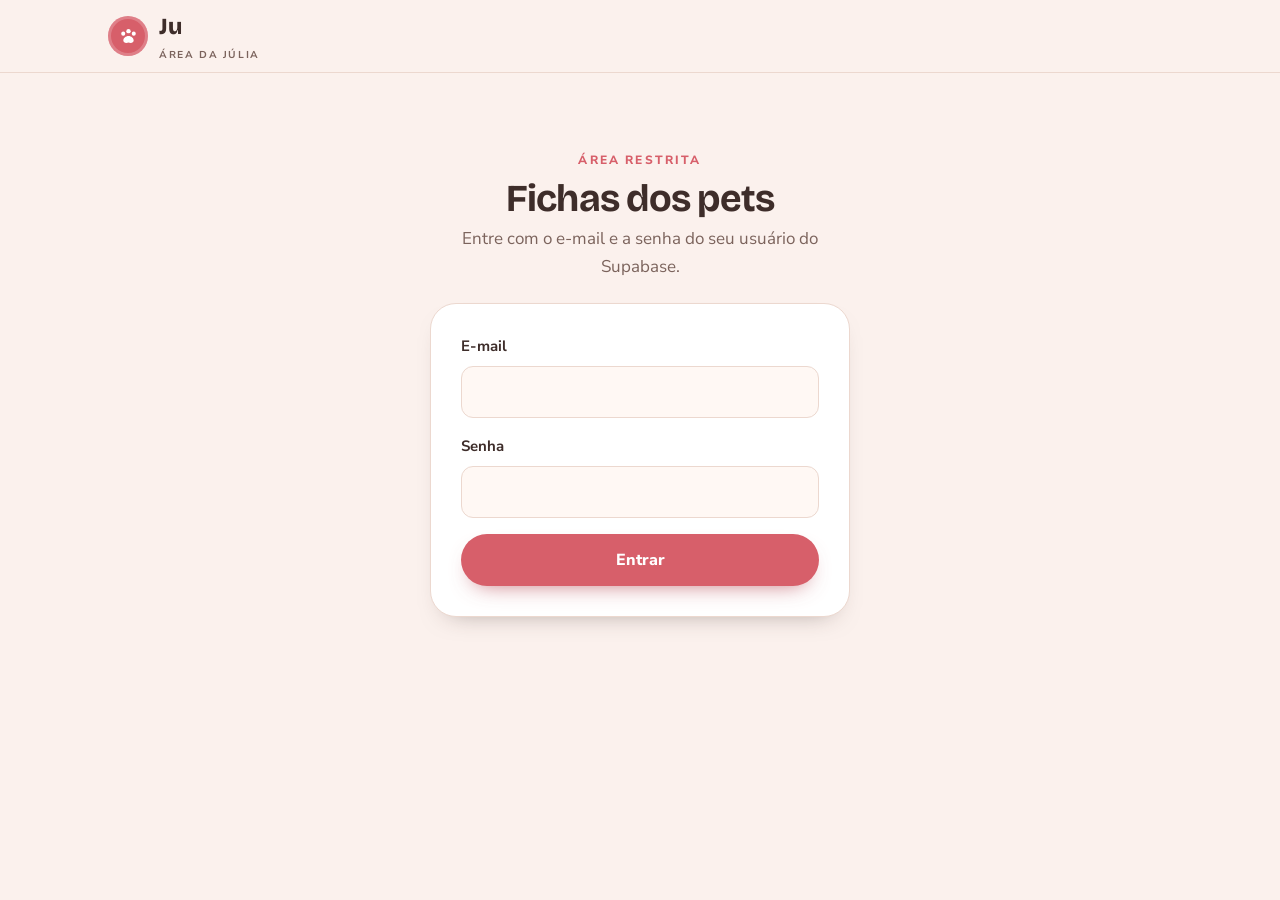
<file: admin.html>
<!DOCTYPE html>
<html lang="pt-BR">
<head>
<meta charset="UTF-8" />
<meta name="viewport" content="width=device-width, initial-scale=1.0" />
<title>Fichas dos pets · Ju Pets</title>
<meta name="robots" content="noindex, nofollow" />
<link rel="preconnect" href="https://fonts.googleapis.com" />
<link rel="preconnect" href="https://fonts.gstatic.com" crossorigin />
<link href="https://fonts.googleapis.com/css2?family=Bricolage+Grotesque:opsz,wght@12..96,400;12..96,500;12..96,600;12..96,700;12..96,800&family=Nunito+Sans:ital,opsz,wght@0,6..12,400;0,6..12,500;0,6..12,600;0,6..12,700;0,6..12,800;1,6..12,400&display=swap" rel="stylesheet" />
<style>
  :root {
    /* ===== Paleta Rosa Vivo (aconchegante e caloroso) ===== */
    --rose:       #D75F6A;  /* cor principal — rosa vivo */
    --rose-deep:  #B5434F;  /* rosa escuro (hover/pressed) */
    --rose-soft:  rgba(215,95,106,0.14);
    --honey:      #E0A24F;  /* acento quente */
    --honey-ink:  #9a6722;
    --honey-soft: rgba(224,162,79,0.18);
    --sage:       #8a9a6b;
    --sage-soft:  rgba(138,154,107,0.18);
    --sage-ink:   #586438;

    --cream:      #FBF1ED;  /* fundo da página */
    --surface:    #FFF8F4;  /* cartões */
    --shell:      #F5E3DB;  /* chips / divisores suaves */
    --line:       #ECD8CF;
    --ink:        #3E2D2A;  /* texto principal */
    --ink-soft:   #7B635C;  /* texto secundário */

    --wa:         #25D366;
    --r-xl: 34px; --r-lg: 26px; --r-md: 18px; --r-sm: 12px;
    --shadow: 0 24px 50px -30px rgba(62,45,42,0.55);
    --shadow-sm: 0 12px 26px -18px rgba(62,45,42,0.5);
    --maxw: 1120px;
  }

  * { box-sizing: border-box; }
  html { scroll-behavior: smooth; scroll-padding-top: 86px; }
  body {
    margin: 0; background: var(--cream); color: var(--ink);
    font-family: "Nunito Sans", system-ui, sans-serif;
    font-size: 17px; line-height: 1.65; -webkit-font-smoothing: antialiased;
  }
  img, image-slot { max-width: 100%; }
  image-slot { display: block; }
  h1,h2,h3,h4 { font-family: "Bricolage Grotesque", system-ui, sans-serif; font-weight: 700; line-height: 1.06; letter-spacing: -0.02em; margin: 0; }
  a { color: inherit; }

  .wrap { max-width: var(--maxw); margin: 0 auto; padding: 0 28px; }
  .eyebrow { font-weight: 800; text-transform: uppercase; letter-spacing: 0.18em; font-size: 12px; color: var(--rose); }
  .sec-title { font-size: clamp(28px, 4vw, 42px); margin: 10px 0 0; }
  .sec-intro { color: var(--ink-soft); max-width: 620px; margin: 16px 0 0; font-size: 17.5px; }
  .section { padding: 78px 0; position: relative; }
  /* Faixas areia alternadas — separam visualmente as seções */
  .section.band { background: var(--surface); border-top: 1px solid var(--line); border-bottom: 1px solid var(--line); }
  /* dentro da faixa, os cards viram branco puro pra manter o contraste */
  .section.band .step, .section.band .quote, .section.band .price, .section.band .acc { background: #fff; }
  .center { text-align: center; }
  .center .sec-intro { margin-left: auto; margin-right: auto; }

  /* ====== Buttons ====== */
  .btn { font-family: "Nunito Sans"; font-weight: 800; border: 0; cursor: pointer; border-radius: 999px;
         padding: 15px 28px; font-size: 16px; display: inline-flex; align-items: center; gap: 10px;
         text-decoration: none; transition: transform .15s ease, background .15s ease, box-shadow .15s ease; }
  .btn:active { transform: translateY(1px); }
  .btn-primary { background: var(--rose); color: #fff; box-shadow: 0 10px 22px -12px rgba(181,67,79,0.8); }
  .btn-primary:hover { background: var(--rose-deep); }
  .btn-ghost { background: transparent; color: var(--ink); border: 2px solid var(--ink); padding: 13px 26px; }
  .btn-ghost:hover { background: var(--ink); color: var(--cream); }
  .btn-wa { background: var(--wa); color: #06351f; }
  .btn-wa:hover { filter: brightness(0.96); }

  .badge { display: inline-flex; align-items: center; gap: 8px; padding: 9px 15px; border-radius: 999px; font-weight: 800; font-size: 13.5px; }
  .badge.rose { background: var(--rose-soft); color: var(--rose-deep); }
  .badge.honey { background: var(--honey-soft); color: var(--honey-ink); }
  .badge.sage { background: var(--sage-soft); color: var(--sage-ink); }

  /* ====== Navbar ====== */
  header.nav {
    position: sticky; top: 0; z-index: 50;
    background: color-mix(in srgb, var(--cream) 88%, transparent);
    backdrop-filter: blur(10px);
    border-bottom: 1px solid var(--line);
  }
  .nav-inner { display: flex; align-items: center; justify-content: space-between; height: 72px; }
  .logo { display: inline-flex; align-items: center; gap: 11px; text-decoration: none; }
  .logo .mk { width: 40px; height: 40px; border-radius: 50%; background: var(--rose); color: #fff; display: grid; place-items: center; box-shadow: inset 0 0 0 3px rgba(255,255,255,0.2); }
  .logo .mk svg { width: 23px; height: 23px; }
  .logo .wm { font-family: "Bricolage Grotesque"; font-weight: 800; font-size: 23px; letter-spacing: -0.02em; }
  .logo .wm small { display: block; font-family: "Nunito Sans"; font-size: 10px; font-weight: 700; letter-spacing: 0.16em; text-transform: uppercase; color: var(--ink-soft); margin-top: 1px; }
  .nav-links { display: flex; align-items: center; gap: 26px; }
  .nav-links a.lnk { font-weight: 700; font-size: 15px; text-decoration: none; color: var(--ink); opacity: 0.82; }
  .nav-links a.lnk:hover { opacity: 1; color: var(--rose-deep); }
  .nav-toggle { display: none; background: none; border: 0; cursor: pointer; padding: 8px; color: var(--rose); }
  .nav-toggle svg { width: 28px; height: 28px; }

  /* ====== Hero ====== */
  .hero { padding: 56px 0 70px; }
  .hero-grid { display: grid; grid-template-columns: 1.05fr 0.95fr; gap: 50px; align-items: center; }
  .hero h1 { font-size: clamp(38px, 6vw, 64px); font-weight: 800; margin-top: 16px; }
  .hero h1 .accent { color: var(--rose); }
  .hero .lead { font-size: 19px; color: var(--ink-soft); margin: 22px 0 30px; max-width: 540px; }
  .hero-cta-label { font-weight: 800; text-transform: uppercase; letter-spacing: 0.18em; font-size: 12px; color: var(--ink-soft); margin-bottom: 14px; }
  .hero-cta { display: flex; flex-wrap: wrap; gap: 14px; }
  .hero-badges { display: flex; flex-wrap: wrap; gap: 10px; margin-top: 30px; }
  .hero-photo { position: relative; }
  .hero-photo image-slot { width: 100%; height: 480px; box-shadow: var(--shadow); }
  .hero-photo .float { position: absolute; left: -18px; bottom: 26px; background: var(--surface); border: 1px solid var(--line);
        border-radius: var(--r-md); padding: 13px 17px; box-shadow: var(--shadow-sm); display: flex; align-items: center; gap: 11px; }
  .hero-photo .float .ic { width: 38px; height: 38px; border-radius: 12px; background: var(--honey-soft); color: var(--honey-ink); display: grid; place-items: center; font-size: 18px; }
  .hero-photo .float b { font-size: 14px; display: block; }
  .hero-photo .float span { font-size: 12.5px; color: var(--ink-soft); }

  /* ====== Sobre ====== */
  .about { background: var(--surface); border-top: 1px solid var(--line); border-bottom: 1px solid var(--line); }
  .about-grid { display: grid; grid-template-columns: 0.85fr 1.15fr; gap: 50px; align-items: center; }
  .about-photo image-slot { width: 100%; aspect-ratio: 1 / 1; height: auto; border-radius: 26px; box-shadow: 0 16px 40px -24px rgba(62,45,42,0.35); }
  .about p { color: var(--ink-soft); margin: 18px 0 0; font-size: 17.5px; }
  .about p strong { color: var(--ink); }
  .sign { font-family: "Bricolage Grotesque"; font-weight: 700; font-size: 26px; color: var(--rose); margin-top: 22px; }
  /* credencial — adestradora */
  .cred { display: grid; grid-template-columns: 260px 1fr; gap: 30px; align-items: center;
        background: var(--cream); border: 1px solid var(--line); border-radius: var(--r-lg);
        padding: 26px; box-shadow: var(--shadow-sm); margin-top: 44px; }
  .cred .cred-media { display: block; text-decoration: none; }
  .cred image-slot { width: 100%; aspect-ratio: 4 / 3; height: auto; background: var(--shell); box-shadow: var(--shadow-sm); }
  .cred h3 { font-size: 23px; margin: 12px 0 0; }
  .cred p { margin: 10px 0 0; color: var(--ink-soft); font-size: 16.5px; }
  .cred .cert-link { display: inline-flex; align-items: center; gap: 7px; margin-top: 16px;
        font-weight: 800; text-decoration: none; color: var(--honey-ink); transition: gap .15s ease; }
  .cred .cert-link:hover { gap: 11px; }
  @media (max-width: 560px) { .cred { grid-template-columns: 1fr; text-align: center; } .cred image-slot { max-width: 320px; margin: 0 auto; } }

  /* ====== Como funciona ====== */
  .steps { display: grid; grid-template-columns: repeat(4, 1fr); gap: 20px; margin-top: 48px; }
  .step { background: var(--surface); border: 1px solid var(--line); border-radius: var(--r-lg); padding: 28px 24px; position: relative; }
  .step .n { font-family: "Bricolage Grotesque"; font-weight: 800; font-size: 15px; width: 38px; height: 38px; border-radius: 50%;
        background: var(--rose); color: #fff; display: grid; place-items: center; margin-bottom: 18px; }
  .step h3 { font-size: 20px; margin-bottom: 9px; }
  .step p { color: var(--ink-soft); font-size: 15px; margin: 0; }
  .step .tag { margin-top: 14px; }

  /* ====== Valores ====== */
  .prices { display: grid; grid-template-columns: 1fr 1fr; gap: 22px; margin-top: 44px; max-width: 760px; }
  .price { background: var(--surface); border: 1px solid var(--line); border-radius: var(--r-lg); padding: 32px; box-shadow: var(--shadow-sm); }
  .price .label { font-weight: 800; text-transform: uppercase; letter-spacing: 0.12em; font-size: 12.5px; color: var(--rose); }
  .price .val { font-family: "Bricolage Grotesque"; font-weight: 800; font-size: 46px; margin: 10px 0 2px; }
  .price .val .from { display: block; font-family: "Nunito Sans", sans-serif; font-size: 15px; font-weight: 700; letter-spacing: 0; color: var(--ink-soft); margin-bottom: 2px; }
  .price .val small { font-family: "Nunito Sans"; font-size: 16px; font-weight: 700; color: var(--ink-soft); }
  .price .desc { color: var(--ink-soft); font-size: 15px; margin-top: 8px; }
  .price .save { display: inline-flex; align-items: center; gap: 7px; margin-top: 16px; background: var(--sage-soft); color: var(--sage-ink); font-weight: 800; font-size: 13px; padding: 8px 14px; border-radius: 999px; }
  .price.featured { border-color: var(--rose); box-shadow: 0 18px 40px -24px rgba(215,95,106,0.55); position: relative; }
  .price.featured .ribbon { position: absolute; top: -13px; left: 50%; transform: translateX(-50%); background: var(--rose); color: #fff; font-weight: 800; font-size: 11.5px; letter-spacing: 0.08em; text-transform: uppercase; padding: 6px 14px; border-radius: 999px; white-space: nowrap; }
  .price-note { margin-top: 26px; background: var(--honey-soft); border-radius: var(--r-md); padding: 18px 22px; max-width: 760px; }
  .price-note h4 { font-size: 16px; margin-bottom: 6px; color: var(--honey-ink); }
  .price-note p { margin: 0; font-size: 14.5px; color: var(--ink-soft); }

  /* ====== Serviços (overview) ====== */
  .svc-grid { display: grid; grid-template-columns: 1fr 1fr; gap: 22px; margin-top: 44px; align-items: stretch; }
  .svc-card { position: relative; background: var(--surface); border: 1px solid var(--line); border-radius: var(--r-lg); padding: 32px; box-shadow: var(--shadow-sm); display: flex; flex-direction: column; }
  .svc-card .ic { width: 54px; height: 54px; border-radius: 16px; display: grid; place-items: center; font-size: 26px; margin-bottom: 18px; }
  .svc-card.hosp .ic { background: var(--rose-soft); }
  .svc-card.crec .ic { background: var(--sage-soft); }
  .svc-card.dom .ic { background: var(--honey-soft); }
  .svc-card h3 { font-size: 24px; margin-bottom: 4px; }
  .svc-card .tagline { font-weight: 800; font-size: 13px; text-transform: uppercase; letter-spacing: 0.1em; margin-bottom: 12px; }
  .svc-card.hosp .tagline { color: var(--rose); }
  .svc-card.crec .tagline { color: var(--sage-ink); }
  .svc-card.dom .tagline { color: var(--honey-ink); }
  .svc-card p { color: var(--ink-soft); font-size: 16px; margin: 0 0 20px; }
  .svc-card .price-from { font-family: "Bricolage Grotesque"; font-weight: 700; font-size: 17px; margin-bottom: 18px; }
  .svc-card .price-from span { color: var(--ink-soft); font-weight: 600; font-size: 14px; }
  .svc-card .go { margin-top: auto; align-self: flex-start; font-weight: 800; text-decoration: none; color: var(--rose-deep); display: inline-flex; align-items: center; gap: 7px; transition: gap .15s ease; }
  .svc-card.crec .go { color: var(--sage-ink); }
  .svc-card.dom .go { color: var(--honey-ink); }
  .svc-card .go:hover { gap: 11px; }
  /* card carro-chefe / premium */
  .svc-card.featured { border-color: var(--rose); padding-top: 40px; box-shadow: 0 26px 54px -28px rgba(215,95,106,0.6); background: linear-gradient(180deg, #fff 0%, var(--surface) 60%); }
  .svc-card.featured::before { content: "✨ Serviço premium"; position: absolute; top: -13px; left: 50%; transform: translateX(-50%); white-space: nowrap; background: var(--rose); color: #fff; font-family: "Nunito Sans"; font-weight: 800; font-size: 11.5px; letter-spacing: 0.08em; text-transform: uppercase; padding: 7px 15px; border-radius: 999px; box-shadow: 0 8px 18px -8px rgba(181,67,79,0.8); }
  .svc-card.featured h3 { font-size: 27px; }
  .svc-card.featured .feat-list { list-style: none; margin: 0 0 22px; padding: 0; display: grid; gap: 9px; }
  .svc-card.featured .feat-list li { display: flex; align-items: center; gap: 10px; font-size: 15px; color: var(--ink); font-weight: 600; }
  .svc-card.featured .feat-list li::before { content: ""; flex: 0 0 auto; width: 18px; height: 18px; border-radius: 50%; background: var(--rose) url("data:image/svg+xml,%3Csvg xmlns='http://www.w3.org/2000/svg' viewBox='0 0 24 24' fill='none' stroke='white' stroke-width='3.4' stroke-linecap='round' stroke-linejoin='round'%3E%3Cpath d='M20 6 9 17l-5-5'/%3E%3C/svg%3E") center/11px no-repeat; }
  .svc-card.featured .go { background: var(--rose); color: #fff; padding: 13px 22px; border-radius: 999px; box-shadow: 0 10px 22px -12px rgba(181,67,79,0.8); }
  .svc-card.featured .go:hover { background: var(--rose-deep); gap: 7px; }

  /* ====== Visitas domiciliares ====== */
  .stay-incl { max-width: 880px; margin: 52px auto 0; }
  .stay-incl > h3 { font-size: 23px; text-align: center; margin-bottom: 26px; }
  .stay-incl .incl-list { grid-template-columns: 1fr 1fr; gap: 18px 34px; }
  @media (max-width: 700px) { .stay-incl .incl-list { grid-template-columns: 1fr; } }
  /* layout em duas colunas: itens da estadia + bloco de valor */
  .stay-grid { display: grid; grid-template-columns: 1.3fr 0.9fr; gap: 50px; align-items: start; margin-top: 52px; }
  .stay-grid .stay-incl { max-width: none; margin: 0; }
  .stay-grid .stay-incl > h3 { text-align: left; }
  .stay-grid .stay-incl .incl-list { grid-template-columns: 1fr; gap: 18px; }
  .stay-grid .visit-prices { margin-top: 0; max-width: none; }
  @media (max-width: 940px) { .stay-grid { grid-template-columns: 1fr; gap: 36px; margin-top: 44px; } .stay-grid .stay-incl > h3 { text-align: center; } }
  .visit-grid { display: grid; grid-template-columns: 1.05fr 0.95fr; gap: 50px; align-items: start; margin-top: 44px; }
  .incl-list { list-style: none; margin: 0; padding: 0; display: grid; gap: 16px; }
  .incl-list li { display: flex; align-items: flex-start; gap: 14px; }
  .incl-list li .ck { flex: 0 0 auto; width: 30px; height: 30px; border-radius: 10px; background: var(--rose-soft); color: var(--rose-deep); display: grid; place-items: center; font-size: 16px; margin-top: 1px; }
  .incl-list li b { display: block; font-size: 16.5px; }
  .incl-list li span { color: var(--ink-soft); font-size: 15px; line-height: 1.5; }
  .visit-prices { display: grid; gap: 18px; }
  .visit-prices .price { display: flex; align-items: center; gap: 20px; padding: 26px 28px; }
  .visit-prices .price .emo { flex: 0 0 auto; width: 56px; height: 56px; border-radius: 16px; display: grid; place-items: center; font-size: 28px; }
  .visit-prices .price.gato .emo { background: var(--sage-soft); }
  .visit-prices .price.cao .emo { background: var(--honey-soft); }
  .visit-prices .price .val { font-size: 38px; margin: 4px 0 0; }
  @media (max-width: 940px) { .visit-grid { grid-template-columns: minmax(0,1fr); gap: 34px; } }

  /* ====== Galeria (faixa rolando + arrastável) ====== */
  .marquee { margin-top: 44px; overflow-x: auto; overflow-y: hidden; cursor: grab; scrollbar-width: none; -ms-overflow-style: none; -webkit-mask-image: linear-gradient(90deg, transparent, #000 6%, #000 94%, transparent); mask-image: linear-gradient(90deg, transparent, #000 6%, #000 94%, transparent); }
  .marquee::-webkit-scrollbar { display: none; }
  .marquee.dragging { cursor: grabbing; }
  .marquee-track { display: flex; gap: 16px; width: max-content; }
  .marquee.dragging .marquee-track image-slot { pointer-events: none; }
  .marquee image-slot { flex: 0 0 auto; width: 300px; height: 260px; user-select: none; -webkit-user-drag: none; }
  .marquee img.cat-tile, .marquee img.dog-tile { flex: 0 0 auto; width: 226px; height: 300px; object-fit: cover; border-radius: 18px; user-select: none; -webkit-user-drag: none; box-shadow: var(--shadow-sm); }
  .marquee.dragging .marquee-track img.cat-tile, .marquee.dragging .marquee-track img.dog-tile { pointer-events: none; }
  .cat-gallery-head { text-align: center; margin-top: 64px; }
  .cat-gallery-head .badge { margin-bottom: 14px; }
  .cat-gallery-head h3 { font-size: clamp(22px, 3.4vw, 30px); }
  .cat-gallery-head p { color: var(--ink-soft); max-width: 540px; margin: 12px auto 0; font-size: 16.5px; }

  /* ====== Disponibilidade ====== */
  /* Disponibilidade agora em creme, pra manter a alternancia das faixas */
  .status-banner { display: flex; flex-wrap: wrap; align-items: center; gap: 14px; background: var(--sage-soft); border-radius: var(--r-md);
        padding: 16px 22px; margin-top: 30px; }
  .status-banner .dot { width: 11px; height: 11px; border-radius: 50%; background: var(--sage); box-shadow: 0 0 0 4px var(--sage-soft); }
  .status-banner strong { font-size: 16px; }
  .status-banner span { color: var(--ink-soft); font-size: 15px; }

  .cal-wrap { display: grid; grid-template-columns: 1fr 1fr; gap: 26px; margin-top: 30px; }
  .cal { background: var(--cream); border: 1px solid var(--line); border-radius: var(--r-lg); padding: 22px; }
  .cal h3 { font-size: 19px; text-transform: capitalize; margin-bottom: 14px; }
  .cal table { width: 100%; border-collapse: collapse; }
  .cal th { font-size: 11px; font-weight: 800; text-transform: uppercase; letter-spacing: 0.06em; color: var(--ink-soft); padding-bottom: 8px; }
  .cal td { text-align: center; padding: 3px; }
  .cal .day { width: 100%; aspect-ratio: 1; display: grid; place-items: center; border-radius: 11px; font-weight: 700; font-size: 14.5px; }
  .cal .day.empty { background: transparent; }
  .cal .day.vaga { background: var(--sage-soft); color: var(--sage-ink); }
  .cal .day.poucas { background: var(--honey-soft); color: var(--honey-ink); }
  .cal .day.lotado { background: var(--shell); color: var(--ink-soft); text-decoration: line-through; opacity: 0.7; }
  .cal .day.past { color: var(--ink-soft); opacity: 0.35; }

  .legend { display: flex; flex-wrap: wrap; gap: 18px; margin-top: 22px; }
  .legend .li { display: flex; align-items: center; gap: 8px; font-size: 13.5px; color: var(--ink-soft); font-weight: 700; }
  .legend .li b { width: 15px; height: 15px; border-radius: 5px; display: inline-block; }

  .adapt-box { margin-top: 32px; background: var(--surface); border: 1px solid var(--line); border-radius: var(--r-lg); padding: 36px; text-align: center; box-shadow: var(--shadow-sm); }
  .adapt-box h3 { font-size: 23px; }
  .adapt-box p { color: var(--ink-soft); max-width: 560px; margin: 12px auto 22px; }
  /* O embed do Cal.com entra aqui. Espaço reservado abaixo. */
  #cal-embed { min-height: 0; border-radius: var(--r-md); overflow: hidden; background: var(--surface); }
  #cal-embed:empty::before {
    content: "📅 Espaço reservado para o agendamento (Cal.com) — cole o link aqui depois";
    display: grid; place-items: center; min-height: 120px;
    font-family: ui-monospace, Menlo, monospace; font-size: 13px; color: var(--ink-soft);
    background: repeating-linear-gradient(45deg, #f3e2da 0 12px, #f9efe9 12px 24px);
    border-radius: var(--r-md);
  }

  /* ====== Depoimentos ====== */
  .quotes { columns: 3; column-gap: 20px; margin-top: 44px; }
  .quote { background: var(--surface); border: 1px solid var(--line); border-radius: var(--r-lg); padding: 28px; box-shadow: var(--shadow-sm);
        break-inside: avoid; -webkit-column-break-inside: avoid; margin: 0 0 20px; display: inline-block; width: 100%; }
  .quote .q-top { display: flex; align-items: center; justify-content: space-between; gap: 12px; flex-wrap: wrap; }
  .quote .stars { color: var(--honey); font-size: 16px; letter-spacing: 2px; }
  .quote .svc-tag { display: inline-flex; align-items: center; gap: 6px; font-weight: 800; font-size: 11px; text-transform: uppercase; letter-spacing: 0.07em; padding: 6px 11px; border-radius: 999px; white-space: nowrap; }
  .quote .svc-tag.hosp { background: var(--rose-soft); color: var(--rose-deep); }
  .quote .svc-tag.dom { background: var(--honey-soft); color: var(--honey-ink); }
  .quote p { font-size: 16px; margin: 14px 0 18px; text-wrap: pretty; }
  .quote .who { display: flex; align-items: center; gap: 12px; }
  .quote .who .av { width: 44px; height: 44px; flex: 0 0 auto; border-radius: 50%; display: grid; place-items: center;
        font-family: "Bricolage Grotesque"; font-weight: 800; font-size: 18px; color: #fff; }
  .quote .who .av.rose { background: var(--rose); }
  .quote .who .av.honey { background: var(--honey); }
  .quote .who .av.sage { background: var(--sage); }
  .quote .who b { display: block; font-size: 14.5px; }
  .quote .who span { font-size: 13px; color: var(--ink-soft); }
  @media (max-width: 940px) { .quotes { columns: 2; } }
  @media (max-width: 560px) { .quotes { columns: 1; } }

  /* ====== FAQ ====== */
  .faq { max-width: 820px; margin: 44px auto 0; }
  .acc { background: var(--surface); border: 1px solid var(--line); border-radius: var(--r-md); margin-bottom: 12px; overflow: hidden; }
  .acc summary { list-style: none; cursor: pointer; padding: 20px 24px; font-family: "Bricolage Grotesque"; font-weight: 700; font-size: 18px;
        display: flex; align-items: center; justify-content: space-between; gap: 16px; }
  .acc summary::-webkit-details-marker { display: none; }
  .acc summary .pl { width: 26px; height: 26px; flex: 0 0 auto; border-radius: 50%; background: var(--rose-soft); color: var(--rose-deep);
        display: grid; place-items: center; font-size: 18px; transition: transform .2s ease; }
  .acc[open] summary .pl { transform: rotate(45deg); }
  .acc .body { padding: 0 24px 22px; color: var(--ink-soft); font-size: 16px; }
  .acc .body ul { margin: 8px 0 0; padding-left: 20px; }
  .acc .body li { margin-bottom: 6px; }

  /* ====== Contato ====== */
  .contact { background: var(--ink); color: var(--cream); border-radius: var(--r-xl); padding: 56px; text-align: center; margin: 0 auto; max-width: var(--maxw); }
  .contact h2 { color: #fff; font-size: clamp(28px, 4vw, 40px); }
  .contact p { color: rgba(255,255,255,0.78); max-width: 520px; margin: 16px auto 30px; font-size: 17.5px; }
  .contact .ask-list { list-style: none; margin: 0 auto 30px; padding: 0; max-width: 440px; text-align: left; display: grid; gap: 12px; }
  .contact .ask-list li { display: flex; align-items: flex-start; gap: 12px; color: rgba(255,255,255,0.9); font-size: 16px; line-height: 1.45; }
  .contact .ask-list li::before { content: ""; flex: 0 0 auto; width: 20px; height: 20px; margin-top: 2px; border-radius: 50%; background: var(--rose) url("data:image/svg+xml,%3Csvg xmlns='http://www.w3.org/2000/svg' viewBox='0 0 24 24' fill='none' stroke='white' stroke-width='3.4' stroke-linecap='round' stroke-linejoin='round'%3E%3Cpath d='M20 6 9 17l-5-5'/%3E%3C/svg%3E") center/12px no-repeat; }
  .contact .ask-list li b { color: #fff; }
  .contact .row { display: flex; flex-wrap: wrap; gap: 14px; justify-content: center; }
  .contact .meta { margin-top: 28px; color: rgba(255,255,255,0.6); font-size: 14px; }

  /* ====== Footer ====== */
  footer.foot { text-align: center; padding: 46px 28px 40px; color: var(--ink-soft); font-size: 14px; }
  footer.foot .fl { display: inline-flex; align-items: center; gap: 9px; font-family: "Bricolage Grotesque"; font-weight: 800; font-size: 18px; color: var(--ink); margin-bottom: 10px; }
  footer.foot .fl .mk { width: 30px; height: 30px; border-radius: 50%; background: var(--rose); color: #fff; display: grid; place-items: center; }
  footer.foot .fl .mk svg { width: 17px; height: 17px; }
  footer.foot .ig { display: inline-flex; align-items: center; gap: 8px; margin-top: 16px; text-decoration: none; font-weight: 700; color: var(--rose-deep); transition: color .15s; }
  footer.foot .ig:hover { color: var(--rose); }
  footer.foot .ig svg { width: 20px; height: 20px; }

  /* ====== Floating WhatsApp ====== */
  .wa-float { position: fixed; right: 22px; bottom: 22px; z-index: 60; width: 60px; height: 60px; border-radius: 50%;
        background: var(--wa); display: grid; place-items: center; box-shadow: 0 14px 30px -10px rgba(0,0,0,0.4); text-decoration: none; }
  .wa-float svg { width: 32px; height: 32px; color: #fff; }
  .wa-float:hover { transform: scale(1.06); transition: transform .15s ease; }

  /* ====== Mobile menu ====== */
  .mobile-menu { display: none; }

  @media (max-width: 940px) {
    .hero-grid, .about-grid, .cal-wrap, .svc-grid { grid-template-columns: minmax(0, 1fr); gap: 34px; }
    .steps { grid-template-columns: 1fr 1fr; }
    .quotes { grid-template-columns: 1fr; }
    .about-photo image-slot { height: auto; }
    .hero-photo image-slot { height: 420px; }
    .nav-links { display: none; }
    .nav-toggle { display: inline-flex; }
    .mobile-menu.open { display: flex; flex-direction: column; gap: 4px; padding: 12px 28px 20px; border-bottom: 1px solid var(--line); background: var(--cream); }
    .mobile-menu a { padding: 11px 0; font-weight: 700; text-decoration: none; border-bottom: 1px dashed var(--line); }
    .contact { padding: 40px 26px; }
  }
  @media (max-width: 560px) {
    .prices { grid-template-columns: 1fr; }
    .steps { grid-template-columns: 1fr; }
    .section { padding: 56px 0; }
    .hero { padding: 32px 0 48px; }
    .about-photo image-slot { height: auto; }
    .hero-photo image-slot { height: 96vw; max-height: 440px; }
    .hero-photo .float { left: 50%; transform: translateX(-50%); bottom: -16px; white-space: nowrap; }
  }
</style>
<style>
  /* ============ ADMIN ============ */
  .adm { max-width: 860px; margin: 0 auto; }
  .adm-card { background: #fff; border: 1px solid var(--line); border-radius: var(--r-lg); padding: 30px; box-shadow: var(--shadow-sm); }
  .adm h1 { font-size: clamp(28px, 4vw, 38px); margin: 8px 0 6px; }
  .adm .sub { color: var(--ink-soft); margin: 0 0 22px; }
  .login { max-width: 420px; margin: 0 auto; }
  .fld { display: grid; gap: 7px; margin-bottom: 16px; }
  .fld label { font-weight: 700; font-size: 15px; }
  .fld input, .search { width: 100%; box-sizing: border-box; font: inherit; font-size: 16px; color: var(--ink); background: var(--surface);
    border: 1.5px solid var(--line); border-radius: var(--r-sm); padding: 12px 14px; }
  .fld input:focus, .search:focus { outline: none; border-color: var(--rose); box-shadow: 0 0 0 4px var(--rose-soft); background: #fff; }
  .login .btn { width: 100%; justify-content: center; }
  .btn[disabled] { opacity: .6; cursor: wait; }
  .msg-err { display: none; background: var(--rose-soft); color: var(--rose-deep); border-radius: var(--r-sm); padding: 12px 14px; font-weight: 700; font-size: 14.5px; margin-bottom: 16px; }
  .msg-err.show { display: block; }
  .toolbar { display: flex; gap: 10px; align-items: center; margin-bottom: 18px; flex-wrap: wrap; }
  .toolbar .search { flex: 1; min-width: 200px; }
  .btn-sm { padding: 10px 18px !important; font-size: 14.5px !important; }
  .list { display: grid; gap: 12px; }
  .item { display: flex; align-items: center; gap: 16px; width: 100%; text-align: left; font: inherit; color: inherit; cursor: pointer;
    background: #fff; border: 1.5px solid var(--line); border-radius: var(--r-md); padding: 16px 18px; transition: border-color .15s, box-shadow .15s; }
  .item:hover, .item:focus-visible { border-color: var(--rose); box-shadow: var(--shadow-sm); outline: none; }
  .item .av { width: 46px; height: 46px; border-radius: 50%; background: var(--rose-soft); display: grid; place-items: center; font-size: 22px; flex: none; }
  .item .main { flex: 1; min-width: 0; }
  .item .pets { font-family: "Bricolage Grotesque", system-ui, sans-serif; font-weight: 700; font-size: 19px; line-height: 1.2; }
  .item .who { color: var(--ink-soft); font-size: 14.5px; margin-top: 2px; overflow-wrap: anywhere; }
  .item .when { color: var(--ink-soft); font-size: 13px; font-weight: 700; text-align: right; flex: none; }
  .item .flag { display: inline-block; margin-top: 6px; font-size: 12px; font-weight: 800; padding: 3px 9px; border-radius: 999px; background: var(--rose-soft); color: var(--rose-deep); }
  .empty { text-align: center; color: var(--ink-soft); padding: 40px 10px; }
  #vDetail { max-width: 460px; margin: 0 auto; }
  #vEdit { max-width: 760px; margin: 0 auto; }
  #vEdit .send-row { position: sticky; bottom: 0; z-index: 5; flex-direction: row; flex-wrap: wrap; justify-content: center; gap: 8px 16px;
    background: var(--cream); padding: 10px 0 12px; border-top: 1px solid var(--line); }
  #vEdit .send-row .btn { font-size: 16px; padding: 12px 28px; }
  .detail-bar { display: flex; flex-wrap: wrap; gap: 10px; align-items: center; margin-bottom: 22px; }
  .detail-bar .sp { flex: 1; }
  .link-btn { background: none; border: 0; font: inherit; font-weight: 800; color: var(--rose-deep); cursor: pointer; padding: 8px 4px; }
  .link-btn.danger { color: var(--ink-soft); font-weight: 700; text-decoration: underline; font-size: 14px; }
  .link-btn.danger:hover { color: var(--rose-deep); }
  .nav-inner .who-am-i .link-btn { white-space: nowrap; }
  .nav-inner .who-am-i .sm { display: none; font-weight: inherit; }
  .nav-inner .who-am-i { display: flex; align-items: center; gap: 12px; font-size: 14px; color: var(--ink-soft); }
  [hidden] { display: none !important; }
  /* ---------- abas ---------- */
  .tabs { display: flex; gap: 6px; background: var(--shell); border-radius: 999px; padding: 5px; margin: 0 0 26px; width: max-content; max-width: 100%; }
  .tabs a { text-decoration: none; font-weight: 800; font-size: 15px; padding: 9px 20px; border-radius: 999px; color: var(--ink-soft); }
  .tabs a.on { background: #fff; color: var(--rose-deep); box-shadow: var(--shadow-sm); }
  @media (max-width: 420px) { .tabs a { padding: 9px 14px; font-size: 14.5px; } }
  .h2 { font-size: 24px; margin: 0; }
  .sec-head { display: flex; align-items: center; gap: 12px; flex-wrap: wrap; margin: 42px 0 14px; }
  .sec-head .sp { flex: 1; }
  .muted { color: var(--ink-soft); font-weight: 600; }

  /* ---------- hóspedes ---------- */
  .hosp-list { display: grid; gap: 14px; }
  .hosp { background: #fff; border: 1.5px solid var(--line); border-radius: var(--r-md); padding: 18px; }
  .hosp-head { display: flex; align-items: center; gap: 14px; }
  .hosp-head .av { width: 48px; height: 48px; border-radius: 50%; background: var(--rose-soft); display: grid; place-items: center; font-size: 23px; flex: none; }
  .hosp-head .main { flex: 1; min-width: 0; }
  .hosp-head .nm { font-family: "Bricolage Grotesque", system-ui, sans-serif; font-weight: 700; font-size: 21px; line-height: 1.2; overflow-wrap: anywhere; }
  .hosp-head .who { color: var(--ink-soft); font-size: 14px; overflow-wrap: anywhere; }
  .pill { display: inline-block; font-size: 12px; font-weight: 800; padding: 4px 10px; border-radius: 999px; background: var(--shell); color: var(--ink); white-space: nowrap; }
  .pill.rose { background: var(--rose-soft); color: var(--rose-deep); }
  .pill.sage { background: var(--sage-soft); color: var(--sage-ink); }
  .pill.honey { background: var(--honey-soft); color: var(--honey-ink); }
  .hosp-dates { font-size: 14px; color: var(--ink-soft); margin: 10px 0 0; }
  .hosp .alerts { margin: 12px 0 0; }
  .hosp-info { margin: 12px 0 0; display: grid; gap: 10px; }
  .hosp-info > div { display: grid; grid-template-columns: 26px 1fr; gap: 4px; font-size: 15px; line-height: 1.45; }
  .hosp-info dt { font-size: 16px; }
  .hosp-info dd { margin: 0; white-space: pre-line; overflow-wrap: anywhere; }
  .hosp-info dd b { font-size: 11px; text-transform: uppercase; letter-spacing: .08em; color: var(--ink-soft); display: block; }
  .hosp-info .fx-tags { margin-top: 3px; }
  .hosp details { margin-top: 12px; border-top: 1px dashed var(--line); padding-top: 10px; }
  .hosp summary { cursor: pointer; font-weight: 800; font-size: 14px; color: var(--rose-deep); }
  .hosp-actions { display: flex; flex-wrap: wrap; gap: 8px; margin-top: 14px; }
  .hosp-actions .btn { padding: 9px 16px !important; font-size: 14px !important; }
  .prox { display: grid; gap: 8px; }
  .prox button { display: flex; align-items: center; gap: 12px; width: 100%; text-align: left; font: inherit; color: inherit; cursor: pointer;
    background: var(--surface); border: 1.5px dashed var(--line); border-radius: var(--r-sm); padding: 11px 14px; }
  .prox button:hover { border-color: var(--rose); }
  .prox .main { flex: 1; min-width: 0; font-weight: 700; }

  /* ---------- rotina ---------- */
  .rot-meds { background: var(--honey-soft); border-radius: var(--r-md); padding: 12px 16px; margin-bottom: 12px; font-size: 14.5px; }
  .rot-meds b { color: var(--honey-ink); }
  .rot-meds ul { margin: 4px 0 0; padding-left: 18px; }
  .rot { background: #fff; border: 1.5px solid var(--line); border-radius: var(--r-md); overflow: hidden; }
  .rot-item { display: flex; align-items: center; gap: 14px; width: 100%; text-align: left; font: inherit; color: inherit; cursor: pointer;
    background: none; border: 0; border-bottom: 1px dashed var(--line); padding: 13px 16px; }
  .rot-item:last-child { border-bottom: 0; }
  .rot-item .hr { font-family: "Bricolage Grotesque", system-ui, sans-serif; font-weight: 700; font-size: 17px; width: 54px; flex: none; color: var(--rose-deep); }
  .rot-item .tx { flex: 1; min-width: 0; font-size: 16px; }
  .rot-item .ck { width: 26px; height: 26px; border-radius: 8px; border: 2px solid #cbb3aa; flex: none; display: grid; place-items: center; color: #fff; }
  .rot-item.done .ck { background: var(--sage); border-color: var(--sage); }
  .rot-item.done .tx { text-decoration: line-through; color: var(--ink-soft); }
  .rot-item.next { background: var(--rose-soft); }
  .rot-item.next .tx::after { content: "próximo"; margin-left: 8px; font-size: 11px; font-weight: 800; text-transform: uppercase; letter-spacing: .08em; color: var(--rose-deep); }
  .rot-edit { display: grid; gap: 8px; }
  .rot-edit .row { display: flex; gap: 8px; align-items: center; }
  .rot-edit input { font: inherit; font-size: 16px; color: var(--ink); background: var(--surface); border: 1.5px solid var(--line); border-radius: var(--r-sm); padding: 10px 12px; }
  .rot-edit input[type=time] { width: 120px; flex: none; }
  .rot-edit input[type=text] { flex: 1; min-width: 0; }
  .rot-edit .x { background: none; border: 0; font-size: 20px; color: var(--ink-soft); cursor: pointer; padding: 6px; }
  .rot-edit-actions { display: flex; gap: 10px; flex-wrap: wrap; align-items: center; margin-top: 12px; }

  /* ---------- janela de estadia ---------- */
  .dlg { border: 0; border-radius: var(--r-lg); padding: 0; width: min(560px, calc(100vw - 24px)); max-height: calc(100dvh - 24px); background: var(--cream); color: var(--ink); box-shadow: var(--shadow); }
  .dlg::backdrop { background: rgba(62,45,42,.45); }
  .dlg form { padding: 24px 22px 20px; }
  .dlg h3 { font-size: 24px; margin-bottom: 16px; }
  .fld textarea, .fld input[type=date] { width: 100%; box-sizing: border-box; font: inherit; font-size: 16px; color: var(--ink); background: var(--surface);
    border: 1.5px solid var(--line); border-radius: var(--r-sm); padding: 12px 14px; }
  .fld textarea { min-height: 80px; resize: vertical; }
  .pick-list { display: grid; gap: 6px; max-height: 240px; overflow-y: auto; margin-top: 4px; }
  .pick { display: flex; align-items: center; gap: 10px; background: #fff; border: 1.5px solid var(--line); border-radius: var(--r-sm); padding: 9px 12px; cursor: pointer; font-size: 15px; }
  .pick input { width: 19px; height: 19px; accent-color: var(--rose); flex: none; }
  .pick small { color: var(--ink-soft); }
  .pick.dis { opacity: .5; cursor: default; }
  .pet-fixed { font-family: "Bricolage Grotesque", system-ui, sans-serif; font-weight: 700; font-size: 20px; margin-bottom: 14px; }
  .dlg-actions { display: flex; align-items: center; gap: 10px; flex-wrap: wrap; margin-top: 8px; }
  .dlg-actions .sp { flex: 1; }
  .dlg .row2 { grid-template-columns: minmax(0, 1fr) minmax(0, 1fr); gap: 12px; }
  .dlg .fld { min-width: 0; }
  .fld input[type=date] { min-width: 0; -webkit-appearance: none; appearance: none; min-height: 50px; }


  /* ---------- boletim ---------- */
  #vBoletim { max-width: 900px; margin: 0 auto; }
  .bol-grid { display: grid; grid-template-columns: 1fr 1fr; gap: 28px; align-items: start; margin-top: 18px; }
  .bol-prev { position: sticky; top: 90px; }
  .bol-actions { display: flex; gap: 10px; justify-content: center; flex-wrap: wrap; margin-top: 18px; }
  .bol-form .opts { gap: 7px; }
  .bol-form .opt span { padding: 8px 13px; font-size: 14.5px; }
  .bsec { padding: 14px 0; border-top: 1px dashed var(--line); }
  .bsec:first-child { border-top: 0; padding-top: 0; }
  .bsec h3 { font-size: 18px; margin: 0 0 2px; }
  .bsec .hint { font-size: 13.5px; color: var(--ink-soft); margin: 0 0 4px; }
  .bsec .bsec-rot { font-weight: 800; font-size: 14.5px; margin: 10px 0 6px; }
  .bsec .opts { margin-top: 8px; }
  .bsec .obs-in { width: 100%; box-sizing: border-box; margin-top: 8px; font: inherit; font-size: 16px; color: var(--ink); background: var(--surface); border: 1.5px solid var(--line); border-radius: var(--r-sm); padding: 10px 12px; }
  .foto-row { display: flex; align-items: center; gap: 10px; flex-wrap: wrap; }
  .foto-row input[type=file] { font-size: 14px; max-width: 100%; width: auto; border: 0; background: none; padding: 0; box-shadow: none; }
  /* ---------- diário da hospedagem ---------- */
  .hosp-diario { display: flex; align-items: center; gap: 8px; flex-wrap: wrap; margin: 12px 0 0; font-size: 14px; color: var(--ink-soft); }
  .hosp-diario b { color: var(--ink); }
  #vDiario { max-width: 640px; margin: 0 auto; }
  .dl-link { margin: 0 0 26px; }
  .dl-link .url { width: 100%; box-sizing: border-box; font: inherit; font-size: 14px; color: var(--ink-soft); background: var(--surface);
    border: 1.5px solid var(--line); border-radius: var(--r-sm); padding: 10px 12px; margin: 10px 0 12px; }
  .dl-link .acts { display: flex; flex-wrap: wrap; gap: 8px; align-items: center; }
  .dl-link .nota { font-size: 13.5px; color: var(--ink-soft); margin: 12px 0 0; }
  .dl-link .pin { display: flex; gap: 10px; align-items: flex-start; font-size: 14.5px; margin-top: 14px; padding-top: 12px; border-top: 1px dashed var(--line); cursor: pointer; }
  .dl-link .pin input { width: 19px; height: 19px; accent-color: var(--rose); flex: none; margin-top: 2px; }
  .dl-tipos { display: flex; flex-wrap: wrap; gap: 7px; margin-bottom: 16px; }
  .dl-tipos .opt span { padding: 8px 13px; font-size: 14.5px; }
  .dl-pets { display: grid; gap: 8px; max-height: 46vh; overflow-y: auto; margin-bottom: 14px; }
  .dl-pet { background: #fff; border: 1.5px solid var(--line); border-radius: var(--r-sm); padding: 10px 12px; }
  .dl-pet.off { opacity: .55; }
  .dl-pet .nm { display: flex; align-items: center; gap: 10px; font-weight: 800; cursor: pointer; }
  .dl-pet .nm input { width: 20px; height: 20px; accent-color: var(--rose); flex: none; }
  .dl-pet .nm small { font-weight: 600; color: var(--ink-soft); }
  .dl-pet .opts { gap: 6px; margin: 8px 0 0 30px; }
  .dl-pet .opt span { padding: 6px 11px; font-size: 13.5px; }
  .dl-todos { display: flex; gap: 6px; margin: -6px 0 10px; font-size: 14px; }
  .dl-toast { position: fixed; left: 50%; bottom: 18px; transform: translateX(-50%); z-index: 50; background: var(--ink); color: #fff; font-weight: 700; font-size: 14.5px;
    padding: 11px 18px; border-radius: 999px; box-shadow: var(--shadow); max-width: calc(100vw - 32px); text-align: center; }
  @media (max-width: 820px) {
    .bol-grid { grid-template-columns: minmax(0, 1fr); }
    .bol-prev { position: static; }
  }

  @media (max-width: 720px) {
    .adm-card { padding: 22px 18px; }
    .item { flex-wrap: wrap; }
    .item .when { text-align: left; width: 100%; padding-left: 62px; }
    .nav-inner .who-am-i span { display: none; }
    .nav-inner .who-am-i .sm { display: inline; }
  }
</style>
<link rel="stylesheet" href="form.css" />
<link rel="stylesheet" href="ficha.css" />
<link rel="stylesheet" href="boletim.css" />
<link rel="stylesheet" href="diario.css" />
<link rel="stylesheet" href="insta.css" />
</head>
<body>

<header class="nav no-print">
  <div class="wrap nav-inner">
    <a class="logo" href="index.html">
      <span class="mk" aria-hidden="true"><svg viewBox="0 0 24 24" fill="currentColor"><circle cx="6.5" cy="9" r="2.1"/><circle cx="12" cy="6.4" r="2.3"/><circle cx="17.5" cy="9" r="2.1"/><path d="M12 11.4c-3 0-5.4 2.3-5.4 4.7 0 1.7 1.5 2.6 3.1 2.6 1 0 1.6-.4 2.3-.4s1.3.4 2.3.4c1.6 0 3.1-.9 3.1-2.6 0-2.4-2.4-4.7-5.4-4.7z"/></svg></span>
      <span class="wm">Ju<small>área da Júlia</small></span>
    </a>
    <div class="who-am-i" id="whoAmI" hidden><span id="whoEmail"></span><button type="button" class="link-btn" id="senhaBtn"><span class="lg">Trocar senha</span><b class="sm">Senha</b></button><button type="button" class="btn btn-ghost btn-sm" id="logoutBtn">Sair</button></div>
  </div>
</header>

<section class="section">
  <div class="wrap adm">

    <!-- Login -->
    <div id="vLogin" class="login" hidden>
      <div class="center">
        <div class="eyebrow">Área restrita</div>
        <h1>Fichas dos pets</h1>
        <p class="sub">Entre com o e-mail e a senha do seu usuário do Supabase.</p>
      </div>
      <form class="adm-card" id="loginForm">
        <div class="msg-err" id="loginErr"></div>
        <div class="fld"><label for="lEmail">E-mail</label><input type="email" id="lEmail" autocomplete="username" required /></div>
        <div class="fld"><label for="lPass">Senha</label><input type="password" id="lPass" autocomplete="current-password" required /></div>
        <button type="submit" class="btn btn-primary" id="loginBtn">Entrar</button>
      </form>
    </div>

    <nav class="tabs" id="tabs" hidden>
      <a href="#hoje" id="tabHoje">Hoje</a>
      <a href="#cadastros" id="tabCad">Cadastros</a>
      <a href="#instagram" id="tabIg">Instagram</a>
    </nav>

    <!-- Instagram: modelos do kit pra editar e baixar -->
    <div id="vInsta" hidden>
      <div class="eyebrow">Para o seu Instagram</div>
      <h1>Artes do Instagram</h1>
      <p class="sub">Escolha um modelo, troque o texto e a foto e baixe a imagem pronta pra postar.</p>
      <div class="msg-err" id="igErr"></div>
      <section class="ig-sec"><h2 class="h2">Stories pros destaques <small>1080 × 1920 · toque pra ajustar e baixar</small></h2>
        <div id="igDestaques"></div></section>
      <section class="ig-sec"><h2 class="h2">Modelos de post <small>1080 × 1350</small></h2><div class="ig-cards" id="igPosts"></div></section>
      <section class="ig-sec"><h2 class="h2">Stories <small>1080 × 1920</small></h2><div class="ig-cards" id="igStories"></div></section>
      <section class="ig-sec"><h2 class="h2">Stickers <small>fundo transparente · adicione no story pela galeria</small></h2><div class="ig-cards" id="igStickers"></div></section>
      <section class="ig-sec"><h2 class="h2">Capas de destaque <small>o Instagram recorta o círculo do meio</small></h2><div class="ig-cards" id="igCapas"></div></section>
    </div>

    <!-- Instagram: editar um modelo -->
    <div id="vIgEdit" hidden>
      <div class="detail-bar"><button type="button" class="link-btn" id="igBack">← Voltar</button></div>
      <div class="eyebrow" id="igeTipo">Post</div>
      <h1 id="igeTitle">Editar arte</h1>
      <div class="ige-grid">
        <form class="adm-card ige-form" id="igeForm" novalidate></form>
        <div class="ige-prev">
          <div id="igePrev"></div>
          <div class="ige-actions">
            <button type="button" class="btn btn-primary btn-sm" id="igeShare">Compartilhar</button>
            <button type="button" class="btn btn-ghost btn-sm" id="igeDl">Baixar PNG</button>
          </div>
          <p class="center muted" style="font-size:13.5px;margin:12px 0 0" id="igeDica"></p>
          <div class="center"><button type="button" class="link-btn" id="igeReset">Voltar ao texto original</button></div>
        </div>
      </div>
    </div>

    <!-- Hoje: hóspedes + rotina -->
    <div id="vHoje" hidden>
      <div class="eyebrow" id="hojeData">Hoje</div>
      <h1>Hóspedes agora <span id="hospCount" class="muted"></span></h1>
      <p class="sub">Quem está com você e o que cada um precisa. Na hospedagem, use <b>Registrar no diário</b> (vale pra vários de uma vez); na creche, o <b>Boletim do dia</b>.</p>
      <div class="msg-err" id="hojeErr"></div>
      <div class="toolbar">
        <button type="button" class="btn btn-primary btn-sm" id="dlLote">📔 Registrar no diário</button>
        <button type="button" class="btn btn-ghost btn-sm" id="addHosp">+ Adicionar hóspede</button>
        <button type="button" class="btn btn-ghost btn-sm" id="reloadHoje">Atualizar</button>
      </div>
      <div class="hosp-list" id="hospList"></div>
      <div id="proxBox" hidden>
        <div class="sec-head"><h2 class="h2">Próximas chegadas</h2></div>
        <div class="prox" id="proxList"></div>
      </div>

      <div class="sec-head">
        <h2 class="h2">Rotina de hoje</h2><span class="sp"></span>
        <button type="button" class="link-btn" id="rotEditBtn">Editar horários</button>
      </div>
      <div id="rotMeds"></div>
      <div id="rotina"></div>
    </div>

    <!-- Diário da estadia -->
    <div id="vDiario" hidden>
      <div class="detail-bar"><button type="button" class="link-btn" id="dlBack">← Voltar</button></div>
      <div class="eyebrow">Diário da estadia</div>
      <h1 id="dlTitle">Diário</h1>
      <p class="sub" id="dlSub"></p>
      <div class="msg-err" id="dlErr"></div>
      <div class="adm-card dl-link" id="dlLink"></div>
      <div class="sec-head" style="margin-top:0">
        <h2 class="h2">Registros</h2><span class="sp"></span>
        <button type="button" class="btn btn-primary btn-sm" id="dlAdd">+ Registrar</button>
      </div>
      <div id="dlTl"></div>
    </div>

    <!-- Boletim do dia -->
    <div id="vBoletim" hidden>
      <div class="detail-bar"><button type="button" class="link-btn" id="bolBack">← Voltar</button></div>
      <div class="eyebrow">Boletim do dia</div>
      <h1 id="bolTitle">Boletim</h1>
      <div class="bol-grid">
        <form class="adm-card bol-form" id="bolForm">
          <div class="fld"><label for="bData">Data</label><input type="date" id="bData" /></div>
          <div id="bSecoes"></div>
          <div class="fld"><label for="bRecado">Recadinho <span class="muted">(opcional)</span></label><textarea id="bRecado" maxlength="400" placeholder="ex.: Amanhã ela sai às 18h, ração tá acabando 😉"></textarea></div>
          <div class="fld" style="margin-bottom:0"><label for="bFoto">Foto <span class="muted">(opcional)</span></label>
            <div class="foto-row"><input type="file" id="bFoto" accept="image/*" /><button type="button" class="link-btn danger" id="bFotoRm" hidden>Remover foto</button></div></div>
        </form>
        <div class="bol-prev">
          <div id="bolCard"></div>
          <div class="bol-actions">
            <button type="button" class="btn btn-primary btn-sm" id="bolShare">Compartilhar</button>
            <button type="button" class="btn btn-ghost btn-sm" id="bolDl">Baixar PNG</button>
          </div>
        </div>
      </div>
    </div>

    <!-- Lista -->
    <div id="vList" hidden>
      <div class="eyebrow">Área da Júlia</div>
      <h1>Cadastros <span id="count" style="color:var(--ink-soft);font-weight:600;"></span></h1>
      <p class="sub">Clique num cadastro para ver a ficha e baixar o PDF.</p>
      <div class="msg-err" id="listErr"></div>
      <div class="toolbar">
        <input type="search" class="search" id="search" placeholder="Buscar por tutor, pet ou telefone" aria-label="Buscar" />
        <button type="button" class="btn btn-ghost btn-sm" id="reloadBtn">Atualizar</button>
      </div>
      <div class="list" id="list"></div>
    </div>

    <!-- Edição -->
    <div id="vEdit" hidden>
      <div class="detail-bar"><button type="button" class="link-btn" id="editBack">← Cancelar</button></div>
      <div class="eyebrow">Editar ficha</div>
      <h1 id="editTitle">Editar</h1>
      <p class="sub">Altere o que mudou e toque em <b>Salvar alterações</b>.</p>
      <form id="editForm" class="cad-form" style="margin-top:0" novalidate>
        <div class="send-row">
          <div class="msg-err" id="editErr" style="width:100%"></div>
          <button type="submit" class="btn btn-primary" id="saveBtn">Salvar alterações</button>
          <button type="button" class="link-btn" id="editCancel">Cancelar</button>
        </div>
      </form>
    </div>

    <!-- Ficha -->
    <div id="vDetail" class="ficha-page" hidden>
      <div class="detail-bar no-print">
        <button type="button" class="link-btn" id="backBtn">← Voltar</button>
        <span class="sp"></span>
        <button type="button" class="btn btn-ghost btn-sm" id="editBtn">Editar</button>
        <a class="btn btn-wa btn-sm" id="waTutor" target="_blank" rel="noopener">WhatsApp</a>
        <button type="button" class="btn btn-primary btn-sm" id="printBtn">Baixar PDF</button>
      </div>
      <div id="ficha"></div>
      <div class="center no-print" style="margin-top:22px;">
        <button type="button" class="link-btn danger" id="deleteBtn">Apagar este cadastro</button>
      </div>
    </div>

  </div>
</section>

<!-- Adicionar / editar estadia -->
<dialog class="dlg" id="dlgHosp">
  <form id="hospForm" novalidate>
    <h3 id="dlgTitle">Adicionar hóspede</h3>
    <div class="fld" id="petPick">
      <label for="petSearch">Quem vem?</label>
      <input type="search" class="search" id="petSearch" placeholder="Buscar pet ou tutor" />
      <div class="pick-list" id="pickList"></div>
    </div>
    <div class="pet-fixed" id="petFixed" hidden></div>
    <div class="fld">
      <label>Serviço</label>
      <div class="opts">
        <label class="opt"><input type="radio" name="hServ" value="Hospedagem" checked /><span>Hospedagem</span></label>
        <label class="opt"><input type="radio" name="hServ" value="Creche" /><span>Creche</span></label>
      </div>
    </div>
    <div class="row2">
      <div class="fld"><label for="hEntrada">Entrada</label><input type="date" id="hEntrada" required /></div>
      <div class="fld"><label for="hSaida">Saída</label><input type="date" id="hSaida" /></div>
    </div>
    <div class="fld"><label for="hObs">Observações da estadia <span class="muted">(opcional)</span></label>
      <textarea id="hObs" maxlength="2000" placeholder="ex.: trouxe a própria ração, 2 potes · brinquedo favorito na mochila"></textarea></div>
    <div class="msg-err" id="hospErr"></div>
    <div class="dlg-actions">
      <button type="button" class="link-btn danger" id="hospDel" hidden>Remover</button>
      <span class="sp"></span>
      <button type="button" class="link-btn" id="hospCancel">Cancelar</button>
      <button type="submit" class="btn btn-primary btn-sm" id="hospSave">Salvar</button>
    </div>
  </form>
</dialog>

<!-- Registrar no diário (um ou vários pets) -->
<dialog class="dlg" id="dlgDiario">
  <form id="dlForm" novalidate>
    <h3 id="dlDlgTitle">Registrar no diário</h3>
    <div class="dl-tipos opts" id="dlTipos"></div>
    <div class="dl-todos" id="dlTodos"><button type="button" class="link-btn" data-todos="1">Marcar todos</button><button type="button" class="link-btn" data-todos="0">Desmarcar todos</button></div>
    <div class="dl-pets" id="dlPets"></div>
    <div class="fld"><label for="dlObs" id="dlObsLbl">Observação <span class="muted">(opcional, vai pra todos marcados)</span></label>
      <textarea id="dlObs" maxlength="500" placeholder="ex.: comeram no quintal, todo mundo animado"></textarea></div>
    <div class="msg-err" id="dlFormErr"></div>
    <div class="dlg-actions">
      <span class="sp"></span>
      <button type="button" class="link-btn" id="dlCancel">Agora não</button>
      <button type="submit" class="btn btn-primary btn-sm" id="dlSave">Registrar</button>
    </div>
  </form>
</dialog>

<!-- Trocar senha -->
<dialog class="dlg" id="dlgSenha">
  <form id="senhaForm" novalidate>
    <h3>Trocar senha</h3>
    <input type="email" id="sEmail" autocomplete="username" hidden />
    <div class="fld"><label for="sAtual">Senha atual</label><input type="password" id="sAtual" autocomplete="current-password" required /></div>
    <div class="fld"><label for="sNova">Nova senha <span class="muted">(mínimo 8 caracteres)</span></label><input type="password" id="sNova" autocomplete="new-password" minlength="8" required /></div>
    <div class="fld"><label for="sNova2">Repita a nova senha</label><input type="password" id="sNova2" autocomplete="new-password" minlength="8" required /></div>
    <div class="msg-err" id="senhaErr"></div>
    <div class="dlg-actions">
      <span class="sp"></span>
      <button type="button" class="link-btn" id="senhaCancel">Cancelar</button>
      <button type="submit" class="btn btn-primary btn-sm" id="senhaSave">Salvar nova senha</button>
    </div>
  </form>
</dialog>

<script src="ficha.js"></script>
<script src="form.js"></script>
<script src="boletim.js"></script>
<script src="diario.js"></script>
<script src="insta.js"></script>
<script>
/* Mesmo projeto do cadastro.html */
const SUPABASE_URL = "https://xeccdccundlhtisaegiy.supabase.co";
const SUPABASE_ANON_KEY = "sb_publishable_CwsfP4zHuRLhyYPYSHN2Rg_2qjhpTgy";

(function () {
  var API = SUPABASE_URL.replace(/\/$/, "");
  var KEY = "jupets-admin-session";
  var session = null, rows = [], current = null, listaAtual = "#hoje";
  var $ = function (id) { return document.getElementById(id); };
  var esc = JuFicha.esc;

  /* ---------- sessão ---------- */
  function saveSession(s) {
    session = s;
    try { s ? localStorage.setItem(KEY, JSON.stringify(s)) : localStorage.removeItem(KEY); } catch (e) {}
  }
  function loadSession() {
    try { return JSON.parse(localStorage.getItem(KEY) || "null"); } catch (e) { return null; }
  }
  function authCall(grant, body) {
    return fetch(API + "/auth/v1/token?grant_type=" + grant, {
      method: "POST", headers: { apikey: SUPABASE_ANON_KEY, "Content-Type": "application/json" }, body: JSON.stringify(body)
    }).then(function (r) {
      return r.json().catch(function () { return {}; }).then(function (b) {
        if (!r.ok) { var e = new Error(b.error_description || b.msg || b.message || ("HTTP " + r.status)); e.status = r.status; throw e; }
        return { access_token: b.access_token, refresh_token: b.refresh_token, expires_at: b.expires_at || (Date.now() / 1000 + (b.expires_in || 3600)), email: b.user && b.user.email };
      });
    });
  }
  function freshToken() {
    if (!session) return Promise.reject(new Error("sem sessão"));
    if (session.expires_at - 60 > Date.now() / 1000) return Promise.resolve(session.access_token);
    return authCall("refresh_token", { refresh_token: session.refresh_token }).then(function (s) { saveSession(s); return s.access_token; });
  }
  function api(path, opts) {
    opts = opts || {};
    return freshToken().then(function (tok) {
      var h = { apikey: SUPABASE_ANON_KEY, Authorization: "Bearer " + tok, "Content-Type": "application/json" };
      for (var k in (opts.headers || {})) h[k] = opts.headers[k];
      return fetch(API + "/rest/v1/" + path, { method: opts.method || "GET", headers: h, body: opts.body });
    }).then(function (r) {
      if (r.status === 401) { logout(); throw new Error("Sua sessão expirou. Entre de novo."); }
      if (!r.ok) return r.text().then(function (t) { throw new Error(t || ("HTTP " + r.status)); });
      return r.text().then(function (t) { return t ? JSON.parse(t) : null; });   // return=minimal vem sem corpo
    });
  }

  /* ---------- telas ---------- */
  function show(view) {
    ["vLogin", "vList", "vDetail", "vEdit", "vHoje", "vBoletim", "vDiario", "vInsta", "vIgEdit"].forEach(function (v) { $(v).hidden = v !== view; });
    $("whoAmI").hidden = view === "vLogin";
    $("tabs").hidden = view !== "vHoje" && view !== "vList" && view !== "vInsta";
    $("tabHoje").classList.toggle("on", view === "vHoje");
    $("tabCad").classList.toggle("on", view === "vList");
    $("tabIg").classList.toggle("on", view === "vInsta");
    if (view === "vHoje") listaAtual = "#hoje";
    if (view === "vList") listaAtual = "#cadastros";
    if (session) $("whoEmail").textContent = session.email || "";
    window.scrollTo(0, 0);
  }
  function err(id, text) { var e = $(id); e.textContent = text || ""; e.classList.toggle("show", !!text); }

  $("loginForm").addEventListener("submit", function (ev) {
    ev.preventDefault();
    err("loginErr", "");
    $("loginBtn").disabled = true; $("loginBtn").textContent = "Entrando…";
    authCall("password", { email: $("lEmail").value.trim(), password: $("lPass").value })
      .then(function (s) { saveSession(s); $("lPass").value = ""; return start(); })
      .catch(function (e) {
        err("loginErr", e.status === 400 ? "E-mail ou senha incorretos." : "Não consegui entrar agora. Confira sua internet e tente de novo.");
      })
      .finally(function () { $("loginBtn").disabled = false; $("loginBtn").textContent = "Entrar"; });
  });

  function logout() {
    var tok = session && session.access_token;
    saveSession(null); rows = []; estadias = []; boletim = null; dlRegsHoje = []; dv = null;
    if (tok) fetch(API + "/auth/v1/logout", { method: "POST", headers: { apikey: SUPABASE_ANON_KEY, Authorization: "Bearer " + tok } }).catch(function () {});
    if (location.hash) history.replaceState(null, "", location.pathname);
    show("vLogin");
  }
  $("logoutBtn").addEventListener("click", logout);

  /* ---------- lista ---------- */
  function toFicha(t) {
    return {
      tutor: t,
      pets: (t.pets || []).slice().sort(function (a, b) { return a.ordem - b.ordem; }).map(function (p) {
        return Object.assign({}, p, {
          nascimento: p.nascimento || "", peso_kg: p.peso_kg == null ? "" : p.peso_kg,
          hospitais: p.hospitais || [], pode_comer: p.pode_comer || [], reacoes: p.reacoes || []
        });
      })
    };
  }
  function fmtDate(iso) {
    var d = new Date(iso);
    return d.toLocaleDateString("pt-BR") + " · " + d.toLocaleTimeString("pt-BR", { hour: "2-digit", minute: "2-digit" });
  }
  function norm(s) { return String(s || "").toLowerCase().normalize("NFD").replace(/[̀-ͯ]/g, ""); }

  function renderList() {
    var q = norm($("search").value.trim()), qd = q.replace(/\D/g, "");
    var shown = rows.filter(function (t) {
      if (!q) return true;
      var hay = norm(t.nome + " " + (t.pets || []).map(function (p) { return p.nome; }).join(" "));
      return hay.indexOf(q) >= 0 || (qd.length >= 3 && String(t.telefone).replace(/\D/g, "").indexOf(qd) >= 0);
    });
    $("count").textContent = rows.length ? "(" + rows.length + ")" : "";
    if (!rows.length) { $("list").innerHTML = '<div class="empty">Nenhum cadastro ainda. 🐾</div>'; return; }
    if (!shown.length) { $("list").innerHTML = '<div class="empty">Nada encontrado para essa busca.</div>'; return; }
    $("list").innerHTML = shown.map(function (t) {
      var pets = (t.pets || []).slice().sort(function (a, b) { return a.ordem - b.ordem; });
      var atencao = pets.some(function (p) { return p.alergia || p.doenca_cronica || p.medicamento || !p.antipulgas_em_dia; });
      return '<button type="button" class="item" data-id="' + esc(t.id) + '"><span class="av">🐾</span><span class="main">' +
        '<div class="pets">' + esc(pets.map(function (p) { return p.nome; }).join(", ") || "—") + "</div>" +
        '<div class="who">' + esc(t.nome) + " · " + esc(t.telefone) + "</div>" +
        (atencao ? '<span class="flag">⚠ atenção à saúde</span>' : "") +
        '</span><span class="when">' + esc(fmtDate(t.criado_em)) + "</span></button>";
    }).join("");
  }
  $("search").addEventListener("input", renderList);
  $("list").addEventListener("click", function (e) {
    var b = e.target.closest(".item");
    if (b) location.hash = "ficha/" + b.getAttribute("data-id");
  });

  function load() {
    err("listErr", "");
    $("list").innerHTML = '<div class="empty">Carregando…</div>';
    return api("tutores?select=*,pets(*)&order=criado_em.desc").then(function (data) {
      rows = data || []; renderList();
    }).catch(function (e) {
      $("list").innerHTML = "";
      err("listErr", e.message.indexOf("sessão") >= 0 ? e.message : "Não consegui carregar os cadastros. Tente de novo.");
    });
  }
  $("reloadBtn").addEventListener("click", load);

  /* ---------- ficha ---------- */
  function openDetail(id) {
    var t = rows.filter(function (r) { return r.id === id; })[0];
    if (!t) { location.hash = listaAtual; return; }
    current = t;
    var d = toFicha(t);
    $("ficha").innerHTML = JuFicha.html(d, t.id, new Date(t.criado_em));
    var tel = String(t.telefone || "").replace(/\D/g, "");
    $("waTutor").href = "https://wa.me/" + (tel.length <= 11 ? "55" + tel : tel);
    $("waTutor").hidden = tel.length < 10;
    document.title = "Ficha · " + d.pets.map(function (p) { return p.nome; }).join(", ") + " · Ju Pets";
    show("vDetail");
  }
  function route() {
    if (!session) return show("vLogin");
    var h = location.hash, m;
    if ((m = h.match(/^#editar\/(.+)$/))) openEdit(m[1]);
    else if ((m = h.match(/^#ficha\/(.+)$/))) openDetail(m[1]);
    else if ((m = h.match(/^#boletim\/(.+)$/))) openBoletim(m[1]);
    else if ((m = h.match(/^#diario\/(.+)$/))) openDiario(m[1]);
    else if (h === "#cadastros") { document.title = "Fichas dos pets · Ju Pets"; show("vList"); }
    else if ((m = h.match(/^#instagram\/(.+)$/))) openIgEdit(m[1]);
    else if (h === "#instagram") { document.title = "Instagram · Ju Pets"; renderInsta(); show("vInsta"); }
    else { document.title = "Hoje · Ju Pets"; renderHoje(); show("vHoje"); }
  }
  window.addEventListener("hashchange", route);
  $("backBtn").addEventListener("click", function () { location.hash = listaAtual; });
  $("printBtn").addEventListener("click", function () {
    var b = $("printBtn");
    if (!current || b.disabled) return;
    b.disabled = true; b.textContent = "Gerando PDF…";
    JuFicha.baixarPdf(toFicha(current), current.id, new Date(current.criado_em))
      .catch(function (e) { console.error(e); alert("Não consegui gerar o PDF agora. Tente de novo."); })
      .finally(function () { b.disabled = false; b.textContent = "Baixar PDF"; });
  });
  $("deleteBtn").addEventListener("click", function () {
    if (!current) return;
    var nomes = (current.pets || []).map(function (p) { return p.nome; }).join(", ");
    if (!confirm("Apagar o cadastro de " + current.nome + " (" + nomes + ")? Isso não pode ser desfeito.")) return;
    api("tutores?id=eq." + encodeURIComponent(current.id), { method: "DELETE", headers: { Prefer: "return=minimal" } })
      .then(function () {
        var petIds = (current.pets || []).map(function (p) { return p.id; });
        rows = rows.filter(function (r) { return r.id !== current.id; });
        estadias = estadias.filter(function (x) { return petIds.indexOf(x.pet_id) < 0; });   // o banco apaga junto
        current = null; location.hash = listaAtual; renderList();
      })
      .catch(function () { alert("Não consegui apagar agora. Tente de novo."); });
  });

  /* ---------- edição ---------- */
  var editApi = null, editing = null;
  function openEdit(id) {
    var t = rows.filter(function (r) { return r.id === id; })[0];
    if (!t) { location.hash = listaAtual; return; }
    editing = t;
    var f = $("editForm");
    // limpa campos de uma edição anterior (mantém só a linha dos botões)
    Array.prototype.slice.call(f.children).forEach(function (c) { if (!c.classList.contains("send-row")) c.remove(); });
    err("editErr", "");
    editApi = JuForm.criar(f, { admin: true, dados: toFicha(t) });
    $("editTitle").textContent = "Editar: " + (t.pets || []).slice().sort(function (a, b) { return a.ordem - b.ordem; }).map(function (p) { return p.nome; }).join(", ");
    document.title = "Editar ficha · Ju Pets";
    show("vEdit");
  }
  function sairEdicao() { if (editing) location.hash = "ficha/" + editing.id; else location.hash = listaAtual; }
  $("editBtn").addEventListener("click", function () { if (current) location.hash = "editar/" + current.id; });
  $("editBack").addEventListener("click", sairEdicao);
  $("editCancel").addEventListener("click", sairEdicao);
  $("editForm").addEventListener("submit", function (ev) {
    ev.preventDefault();
    if (!editApi || !editing) return;
    var bad = editApi.validar();
    if (bad.length) {
      err("editErr", "Faltou preencher " + (bad.length === 1 ? "1 campo obrigatório" : bad.length + " campos obrigatórios") + ". Eles estão marcados em rosa.");
      bad[0].scrollIntoView({ behavior: "smooth", block: "center" });
      return;
    }
    var d = editApi.coletar(), b = $("saveBtn"), id = editing.id;
    b.disabled = true; b.textContent = "Salvando…"; err("editErr", "");
    api("rpc/admin_salvar", { method: "POST", body: JSON.stringify({ p_tutor_id: id, p_tutor: d.tutor, p_pets: d.pets }) })
      .then(function () { return api("tutores?select=*,pets(*)&id=eq." + encodeURIComponent(id)); })
      .then(function (data) {
        if (data && data[0]) rows = rows.map(function (r) { return r.id === id ? data[0] : r; });
        renderList();
        loadHoje();   // pet removido da ficha sai da lista de hóspedes também
        location.hash = "ficha/" + id;
      })
      .catch(function (e) {
        console.error(e);
        err("editErr", e.message.indexOf("sessão") >= 0 ? e.message : "Não consegui salvar agora. Confira sua internet e tente de novo.");
      })
      .finally(function () { b.disabled = false; b.textContent = "Salvar alterações"; });
  });

  /* ---------- hoje: hóspedes ---------- */
  var estadias = [], estadiasErro = "", rotinaCfg = null;
  var CHECK = '<svg viewBox="0 0 24 24" width="15" height="15" fill="none" stroke="currentColor" stroke-width="3.6" stroke-linecap="round" stroke-linejoin="round"><path d="M5 12.5l4.5 4.5L19 7.5"/></svg>';
  function pad(n) { return (n < 10 ? "0" : "") + n; }
  function ymd(d) { return d.getFullYear() + "-" + pad(d.getMonth() + 1) + "-" + pad(d.getDate()); }
  function hoje() { return ymd(new Date()); }
  function br(iso) { if (!iso) return ""; var s = iso.split("-"); return s[2] + "/" + s[1]; }
  function dias(a, b) { return Math.round((new Date(b + "T12:00:00") - new Date(a + "T12:00:00")) / 864e5); }
  function waLink(tel) { tel = String(tel || "").replace(/\D/g, ""); return tel.length < 10 ? "" : "https://wa.me/" + (tel.length <= 11 ? "55" + tel : tel); }
  /* pet_id → { pet, tutor } com os campos já normalizados (como na ficha) */
  function petIndex() {
    var idx = {};
    rows.forEach(function (t) { toFicha(t).pets.forEach(function (p) { idx[p.id] = { pet: p, tutor: t }; }); });
    return idx;
  }
  function erroTabela(e) {
    if (/estadias|admin_config|diario|PGRST202|PGRST205|42P01|42703/.test(e.message)) return "Falta criar as tabelas novas: rode o arquivo supabase/schema.sql de novo no SQL Editor do Supabase.";
    return e.message.indexOf("sessão") >= 0 ? e.message : "";
  }

  function loadHoje() {
    return Promise.all([
      api("estadias?select=*&or=(saida.is.null,saida.gte." + hoje() + ")&order=entrada.asc,criado_em.asc"),
      api("admin_config?select=valor&chave=eq.rotina"),
      // diário: se as tabelas ainda não existirem, o resto da tela funciona igual
      api("diario_registros?select=id,estadia_id,em,tipo&em=gte." + encodeURIComponent(inicioHoje()) + "&order=em.desc&limit=2000").catch(function () { return []; }),
      api("admin_config?select=valor&chave=eq.diario").catch(function () { return []; })
    ]).then(function (r) {
      estadias = r[0] || []; estadiasErro = "";
      var v = r[1] && r[1][0] && r[1][0].valor;
      rotinaCfg = v && Array.isArray(v.itens) ? v.itens : null;
      dlRegsHoje = (r[2] || []).concat(lerFila().filter(function (x) { return x.em >= inicioHoje(); }));
      dlCfg = { pin: !!(r[3] && r[3][0] && r[3][0].valor && r[3][0].valor.pin) };
      enviarFila();
    }).catch(function (e) {
      console.error(e);
      estadias = [];
      estadiasErro = erroTabela(e) || "Não consegui carregar os hóspedes. Tente de novo.";
    }).then(function () { if (!$("vHoje").hidden) renderHoje(); });
  }
  $("reloadHoje").addEventListener("click", function () {
    $("hospList").innerHTML = '<div class="empty">Carregando…</div>';
    Promise.all([load(), loadHoje()]).then(renderHoje);
  });

  function renderHoje() {
    var H = hoje(), idx = petIndex(), agora = [], prox = [];
    $("hojeData").textContent = new Date().toLocaleDateString("pt-BR", { weekday: "long", day: "numeric", month: "long" });
    err("hojeErr", estadiasErro);
    estadias.forEach(function (e) {
      var info = idx[e.pet_id];
      if (info) (e.entrada <= H ? agora : prox).push({ e: e, pet: info.pet, tutor: info.tutor });
    });
    $("hospCount").textContent = agora.length ? "(" + agora.length + ")" : "";
    $("hospList").innerHTML = agora.length ? agora.map(hospCard).join("")
      : estadiasErro ? "" : '<div class="empty">Ninguém hospedado agora. Quando alguém chegar, toque em <b>+ Adicionar hóspede</b>. 🐾</div>';
    $("proxBox").hidden = !prox.length;
    $("proxList").innerHTML = prox.map(function (h) {
      var n = dias(H, h.e.entrada);
      return '<button type="button" data-edit="' + esc(h.e.id) + '"><span aria-hidden="true">📅</span><span class="main">' + esc(h.pet.nome) +
        ' <span class="muted">· ' + esc(h.tutor.nome) + (h.e.servico === "Creche" ? " · creche" : "") + '</span></span><span class="pill">' +
        (n === 1 ? "amanhã" : br(h.e.entrada)) + "</span></button>";
    }).join("");
    renderRotina(agora);
  }

  function hospCard(h) {
    var p = h.pet, t = h.tutor, e = h.e, H = hoje(), fem = p.sexo === "Fêmea";
    var pill = e.saida === H ? '<span class="pill rose">sai hoje</span>'
      : e.entrada === H ? '<span class="pill sage">chegou hoje</span>'
      : e.servico === "Creche" ? '<span class="pill honey">creche</span>' : "";
    var datas = "Entrou " + br(e.entrada) + (e.saida
      ? (e.saida === H ? " · sai hoje" : " · sai " + br(e.saida) + " (em " + dias(H, e.saida) + (dias(H, e.saida) > 1 ? " dias)" : " dia)"))
      : " · sem data de saída");

    var al = [];
    if (p.medicamento) al.push(["💊 Remédio", p.medicamento]);
    if (p.alergia) al.push(["Alergia", p.alergia]);
    if (p.doenca_cronica) al.push(["Doença crônica", p.doenca_cronica]);
    if (!p.antipulgas_em_dia) al.push(["Antipulgas", "não está em dia"]);
    if (fem && !p.castrado) al.push(["Não castrada", p.ultimo_cio ? "último cio: " + p.ultimo_cio : "fique de olho no cio"]);

    function linha(ic, rot, corpo) { return corpo ? "<div><dt>" + ic + "</dt><dd><b>" + esc(rot) + "</b>" + corpo + "</dd></div>" : ""; }
    function tagList(l, cls) { return '<div class="fx-tags">' + l.map(function (x) { return '<span class="tag ' + cls + '">' + esc(x) + "</span>"; }).join("") + "</div>"; }
    var comp = (p.reacoes.length ? tagList(p.reacoes, "rose") : "") + (p.info_adicional ? '<div style="margin-top:4px">' + esc(p.info_adicional) + "</div>" : "");
    var tel = String(t.telefone || "").replace(/\D/g, ""), wa = waLink(t.telefone);

    return '<article class="hosp">' +
      '<div class="hosp-head"><span class="av">' + (e.servico === "Creche" ? "🎾" : "🏡") + '</span><div class="main"><div class="nm">' + esc(p.nome) + "</div>" +
        '<div class="who">' + esc([p.raca, p.peso_kg ? String(p.peso_kg).replace(".", ",") + " kg" : "", "tutor: " + t.nome].filter(Boolean).join(" · ")) + "</div></div>" + pill + "</div>" +
      '<div class="hosp-dates">' + esc(datas) + "</div>" +
      (e.servico === "Hospedagem" ? diarioLinha(e) : "") +
      (al.length ? '<div class="alerts">' + al.map(function (a) { return '<div class="alert"><b>' + esc(a[0]) + ":</b> " + esc(a[1]) + "</div>"; }).join("") + "</div>" : "") +
      '<dl class="hosp-info">' +
        linha("🍽", "Alimentação", esc(p.alimentacao)) +
        linha("🦴", "Pode comer", p.pode_comer.length ? tagList(p.pode_comer, "sage") : "Nenhum petisco ou fruta") +
        linha("🐾", "Comportamento", comp) +
        linha("📝", "Desta estadia", esc(e.obs)) +
      "</dl>" +
      "<details><summary>Emergência e contatos</summary>" +
        '<dl class="hosp-info">' +
          linha("📞", "Tutor", esc(t.nome) + (tel ? ' · <a href="tel:+55' + esc(tel) + '">' + esc(t.telefone) + "</a>" : "")) +
          linha("🆘", "Contato de emergência", esc(t.contato_emergencia)) +
          linha("🩺", "Veterinário", esc(p.veterinario || "Não informado")) +
          linha("🏥", "Hospital 24h", esc(p.hospitais.join(" · "))) +
        "</dl></details>" +
      '<div class="hosp-actions">' +
        (e.servico === "Hospedagem"
          ? '<a class="btn btn-primary" href="#diario/' + esc(e.id) + '">Diário</a><a class="btn btn-ghost" href="#boletim/' + esc(e.id) + '">Boletim</a>'
          : '<a class="btn btn-primary" href="#boletim/' + esc(e.id) + '">Boletim do dia</a>') +
        (wa ? '<a class="btn btn-wa" href="' + esc(wa) + '" target="_blank" rel="noopener">WhatsApp</a>' : "") +
        '<a class="btn btn-ghost" href="#ficha/' + esc(t.id) + '">Ficha</a>' +
        '<button type="button" class="btn btn-ghost" data-edit="' + esc(e.id) + '">Editar estadia</button>' +
      "</div></article>";
  }
  $("hospList").addEventListener("click", function (ev) { var b = ev.target.closest("[data-edit]"); if (b) openHospDlg(b.getAttribute("data-edit")); });
  $("proxList").addEventListener("click", function (ev) { var b = ev.target.closest("[data-edit]"); if (b) openHospDlg(b.getAttribute("data-edit")); });

  /* ---------- janela: adicionar / editar estadia ---------- */
  var dlgEst = null, picked = {};
  function openHospDlg(id) {
    dlgEst = id ? estadias.filter(function (x) { return x.id === id; })[0] || null : null;
    err("hospErr", "");
    $("dlgTitle").textContent = dlgEst ? "Editar estadia" : "Adicionar hóspede";
    $("petPick").hidden = !!dlgEst; $("petFixed").hidden = !dlgEst; $("hospDel").hidden = !dlgEst;
    if (dlgEst) {
      var info = petIndex()[dlgEst.pet_id];
      $("petFixed").textContent = info ? info.pet.nome + " · " + info.tutor.nome : "";
    } else { $("petSearch").value = ""; picked = {}; renderPick(); }
    $("hospForm").querySelector('input[name=hServ][value="' + (dlgEst ? dlgEst.servico : "Hospedagem") + '"]').checked = true;
    $("hEntrada").value = dlgEst ? dlgEst.entrada : hoje();
    $("hSaida").value = dlgEst ? (dlgEst.saida || "") : "";
    $("hObs").value = dlgEst ? (dlgEst.obs || "") : "";
    var d = $("dlgHosp");
    if (d.showModal) d.showModal(); else d.setAttribute("open", "");
  }
  function closeHospDlg() { var d = $("dlgHosp"); if (d.close) d.close(); else d.removeAttribute("open"); }
  function renderPick() {
    var q = norm($("petSearch").value.trim()), H = hoje(), aqui = {}, all = [];
    estadias.forEach(function (x) { if (x.entrada <= H) aqui[x.pet_id] = true; });
    rows.forEach(function (t) { (t.pets || []).forEach(function (p) { all.push({ p: p, t: t }); }); });
    all.sort(function (a, b) { return a.p.nome.localeCompare(b.p.nome, "pt-BR"); });
    var shown = all.filter(function (x) { return picked[x.p.id] || !q || norm(x.p.nome + " " + x.t.nome).indexOf(q) >= 0; }).slice(0, 60);
    $("pickList").innerHTML = shown.length ? shown.map(function (x) {
      var id = x.p.id, dis = aqui[id];
      return '<label class="pick' + (dis ? " dis" : "") + '"><input type="checkbox" data-pet="' + esc(id) + '"' + (picked[id] ? " checked" : "") + (dis ? " disabled" : "") +
        " /><span>" + esc(x.p.nome) + " <small>· " + esc(x.t.nome) + (dis ? " · já está aqui" : "") + "</small></span></label>";
    }).join("") : '<div class="muted" style="font-size:14px;padding:6px 2px">' + (all.length ? "Nenhum pet encontrado." : "Nenhum cadastro ainda.") + "</div>";
  }
  $("petSearch").addEventListener("input", renderPick);
  $("pickList").addEventListener("change", function (ev) { var i = ev.target; if (i.getAttribute("data-pet")) picked[i.getAttribute("data-pet")] = i.checked; });
  $("addHosp").addEventListener("click", function () { openHospDlg(null); });
  $("hospCancel").addEventListener("click", closeHospDlg);
  $("hospForm").addEventListener("submit", function (ev) {
    ev.preventDefault();
    var ids = dlgEst ? [dlgEst.pet_id] : Object.keys(picked).filter(function (k) { return picked[k]; });
    var ent = $("hEntrada").value, sai = $("hSaida").value;
    if (!ids.length) return err("hospErr", "Escolha pelo menos um pet.");
    if (!ent) return err("hospErr", "Coloque a data de entrada.");
    if (sai && sai < ent) return err("hospErr", "A saída não pode ser antes da entrada.");
    var body = { servico: $("hospForm").querySelector("input[name=hServ]:checked").value, entrada: ent, saida: sai || null, obs: $("hObs").value.trim() || null };
    var b = $("hospSave");
    b.disabled = true; b.textContent = "Salvando…"; err("hospErr", "");
    (dlgEst
      ? api("estadias?id=eq." + encodeURIComponent(dlgEst.id), { method: "PATCH", headers: { Prefer: "return=minimal" }, body: JSON.stringify(body) })
      : api("estadias", { method: "POST", headers: { Prefer: "return=representation" }, body: JSON.stringify(ids.map(function (id) { return Object.assign({ pet_id: id }, body); })) })
    ).then(function () { closeHospDlg(); return loadHoje(); })
      .catch(function (e) { console.error(e); err("hospErr", erroTabela(e) || "Não consegui salvar agora. Tente de novo."); })
      .finally(function () { b.disabled = false; b.textContent = "Salvar"; });
  });
  $("hospDel").addEventListener("click", function () {
    if (!dlgEst) return;
    var info = petIndex()[dlgEst.pet_id];
    if (!confirm("Tirar " + (info ? info.pet.nome : "este pet") + " da lista de hóspedes? O cadastro continua salvo.")) return;
    api("estadias?id=eq." + encodeURIComponent(dlgEst.id), { method: "DELETE", headers: { Prefer: "return=minimal" } })
      .then(function () { closeHospDlg(); return loadHoje(); })
      .catch(function () { err("hospErr", "Não consegui remover agora. Tente de novo."); });
  });

  /* ---------- rotina do dia ----------
     Os horários ficam no Supabase (admin_config, chave "rotina"); os checks de cada dia ficam só neste aparelho. */
  var ROTINA_PADRAO = [
    ["07:00", "Xixi e café da manhã"], ["08:00", "Passeio"], ["10:00", "Brincadeiras no quintal"],
    ["12:00", "Água fresca e descanso"], ["14:00", "Soneca da tarde"], ["16:00", "Passeio ou brincadeiras"],
    ["18:00", "Jantar"], ["20:00", "Último xixi"], ["22:00", "Hora de dormir"]
  ].map(function (a) { return { hora: a[0], atividade: a[1] }; });
  var rotEditando = false;
  function rotina() { return (rotinaCfg || ROTINA_PADRAO).slice().sort(function (a, b) { return a.hora < b.hora ? -1 : a.hora > b.hora ? 1 : 0; }); }
  function feitoKey() { return "jupets-rotina-" + hoje(); }
  function feitos() { try { return JSON.parse(localStorage.getItem(feitoKey()) || "[]"); } catch (e) { return []; } }
  function setFeitos(a) {
    try {
      localStorage.setItem(feitoKey(), JSON.stringify(a));
      Object.keys(localStorage).forEach(function (k) { if (k.indexOf("jupets-rotina-") === 0 && k !== feitoKey()) localStorage.removeItem(k); });
    } catch (e) {}
  }
  function itemKey(i) { return i.hora + "|" + i.atividade; }

  function renderRotina(agora) {
    var meds = agora.filter(function (h) { return h.pet.medicamento; });
    $("rotMeds").innerHTML = meds.length ? '<div class="rot-meds"><b>💊 Remédios de hoje</b><ul>' + meds.map(function (h) {
      return "<li><b>" + esc(h.pet.nome) + ":</b> " + esc(h.pet.medicamento) + "</li>";
    }).join("") + "</ul></div>" : "";
    $("rotEditBtn").hidden = rotEditando;
    if (rotEditando) return;
    var done = feitos(), d = new Date(), now = pad(d.getHours()) + ":" + pad(d.getMinutes()), marcado = false;
    $("rotina").innerHTML = '<div class="rot">' + rotina().map(function (i) {
      var ok = done.indexOf(itemKey(i)) >= 0, nx = !ok && !marcado && i.hora >= now;
      if (nx) marcado = true;
      return '<button type="button" class="rot-item' + (ok ? " done" : "") + (nx ? " next" : "") + '" data-k="' + esc(itemKey(i)) + '" aria-pressed="' + ok + '">' +
        '<span class="hr">' + esc(i.hora) + '</span><span class="tx">' + esc(i.atividade) + '</span><span class="ck">' + (ok ? CHECK : "") + "</span></button>";
    }).join("") + '</div><p class="muted" style="font-size:13px;margin:8px 2px 0">Os checks ficam salvos neste aparelho e recomeçam a cada dia.</p>';
  }
  function rotRow(i) {
    return '<div class="row"><input type="time" value="' + esc(i.hora) + '" aria-label="Horário" />' +
      '<input type="text" maxlength="120" value="' + esc(i.atividade) + '" placeholder="Atividade" aria-label="Atividade" />' +
      '<button type="button" class="x" aria-label="Remover">✕</button></div>';
  }
  $("rotEditBtn").addEventListener("click", function () {
    rotEditando = true; $("rotEditBtn").hidden = true;
    $("rotina").innerHTML = '<div class="adm-card"><div class="rot-edit" id="rotRows">' + rotina().map(rotRow).join("") + "</div>" +
      '<div class="msg-err" id="rotErr" style="margin:12px 0 0"></div>' +
      '<div class="rot-edit-actions"><button type="button" class="btn btn-ghost btn-sm" data-rot="add">+ Horário</button><span style="flex:1"></span>' +
      '<button type="button" class="link-btn" data-rot="cancel">Cancelar</button><button type="button" class="btn btn-primary btn-sm" data-rot="save">Salvar</button></div></div>';
  });
  $("rotina").addEventListener("click", function (ev) {
    var it = ev.target.closest(".rot-item");
    if (it) {
      var k = it.getAttribute("data-k"), done = feitos(), i = done.indexOf(k);
      if (i >= 0) done.splice(i, 1); else done.push(k);
      setFeitos(done); renderHoje();
      // marcou um item da rotina (ex.: "Jantar") → já abre o registro em lote no diário
      var tk = i < 0 && JuDiario.tipoDaRotina(k.split("|").slice(1).join("|"));
      if (tk && hospedesDiario().length) openDiarioDlg(tk);
      return;
    }
    if (ev.target.closest(".x")) { ev.target.closest(".row").remove(); return; }
    var a = ev.target.closest("[data-rot]");
    if (!a) return;
    var acao = a.getAttribute("data-rot");
    if (acao === "add") {
      $("rotRows").insertAdjacentHTML("beforeend", rotRow({ hora: "", atividade: "" }));
      $("rotRows").lastElementChild.querySelector("input").focus();
    } else if (acao === "cancel") {
      rotEditando = false; renderHoje();
    } else if (acao === "save") {
      var its = Array.prototype.map.call($("rotRows").querySelectorAll(".row"), function (r) {
        var ins = r.querySelectorAll("input");
        return { hora: ins[0].value, atividade: ins[1].value.trim() };
      }).filter(function (i) { return i.hora && i.atividade; });
      a.disabled = true; a.textContent = "Salvando…";
      api("admin_config", { method: "POST", headers: { Prefer: "resolution=merge-duplicates,return=representation" },
        body: JSON.stringify({ chave: "rotina", valor: { itens: its }, atualizado_em: new Date().toISOString() }) })
        .then(function () { rotinaCfg = its; rotEditando = false; renderHoje(); })
        .catch(function (e) { console.error(e); err("rotErr", erroTabela(e) || "Não consegui salvar agora. Tente de novo."); a.disabled = false; a.textContent = "Salvar"; });
    }
  });

  /* ---------- diário da hospedagem ----------
     Registros no Supabase (diario_registros). Sem internet, os registros ficam numa fila
     neste aparelho e sobem sozinhos quando a conexão volta. */
  var dlRegsHoje = [], dlCfg = { pin: false }, dl = null, dv = null, toastT = null;
  var FILA = "jupets-diario-fila";
  function inicioHoje() { var d = new Date(); return new Date(d.getFullYear(), d.getMonth(), d.getDate()).toISOString(); }
  function uuid() {
    if (window.crypto && crypto.randomUUID) return crypto.randomUUID();
    var b = crypto.getRandomValues(new Uint8Array(16)), h = "";
    b[6] = (b[6] & 15) | 64; b[8] = (b[8] & 63) | 128;
    for (var i = 0; i < 16; i++) h += (b[i] < 16 ? "0" : "") + b[i].toString(16) + (i === 3 || i === 5 || i === 7 || i === 9 ? "-" : "");
    return h;
  }
  function toast(msg) {
    var t = $("dlToast");
    if (!t) { t = document.createElement("div"); t.id = "dlToast"; t.className = "dl-toast"; t.setAttribute("role", "status"); document.body.appendChild(t); }
    t.textContent = msg; t.hidden = false;
    clearTimeout(toastT); toastT = setTimeout(function () { t.hidden = true; }, 3500);
  }
  function lerFila() { try { return JSON.parse(localStorage.getItem(FILA) || "[]"); } catch (e) { return []; } }
  function gravarFila(a) { try { a.length ? localStorage.setItem(FILA, JSON.stringify(a)) : localStorage.removeItem(FILA); } catch (e) {} }
  /* id gerado aqui + ignore-duplicates: reenviar a fila nunca duplica um registro */
  function postRegs(regs) {
    return api("diario_registros?on_conflict=id", { method: "POST", headers: { Prefer: "resolution=ignore-duplicates,return=minimal" }, body: JSON.stringify(regs) });
  }
  function enviarFila() {
    var f = lerFila();
    if (!f.length || !session) return Promise.resolve();
    return postRegs(f).then(function () {
      var ids = f.map(function (r) { return r.id; });
      gravarFila(lerFila().filter(function (r) { return ids.indexOf(r.id) < 0; }));
      toast("Registros guardados no celular foram enviados ✓");
    }).catch(function (e) { console.error(e); });
  }
  window.addEventListener("online", enviarFila);
  function guardarLocal(regs) {
    var ini = inicioHoje();
    regs.forEach(function (r) {
      if (r.em >= ini) dlRegsHoje.push(r);
      if (dv && dv.regs && r.estadia_id === dv.est.id) dv.regs.push(r);
    });
  }
  /* "ok" = enviado, "fila" = guardado no aparelho até a internet voltar */
  function enviarRegistros(regs) {
    return postRegs(regs).then(function () { guardarLocal(regs); return "ok"; }).catch(function (e) {
      if (e instanceof TypeError || navigator.onLine === false) {
        gravarFila(lerFila().concat(regs)); guardarLocal(regs);
        return "fila";
      }
      throw e;
    });
  }

  function diarioLinha(e) {
    var res = JuDiario.resumoDia(dlRegsHoje.filter(function (r) { return r.estadia_id === e.id; }), hoje());
    return '<div class="hosp-diario"><span>📔 <b>Diário de hoje:</b></span>' + (res.length
      ? '<span class="dl-resumo">' + res.map(function (x) { return '<span title="' + esc(x.t) + '">' + x.ic + (x.n > 1 ? " " + x.n : "") + "</span>"; }).join("") + "</span>"
      : "<span>nada registrado ainda</span>") + "</div>";
  }

  /* ----- janela: registrar (vários pets, ou um só com soEst) ----- */
  function hospedesDiario(soEst) {
    var H = hoje(), idx = petIndex();
    return estadias.filter(function (e) { return soEst ? e.id === soEst : e.servico === "Hospedagem" && e.entrada <= H; })
      .map(function (e) { var i = idx[e.pet_id]; return i ? { e: e, pet: i.pet, tutor: i.tutor } : null; })
      .filter(Boolean)
      .sort(function (a, b) { return a.pet.nome.localeCompare(b.pet.nome, "pt-BR"); });
  }
  function openDiarioDlg(tipoK, soEst) {
    var hs = hospedesDiario(soEst);
    if (!hs.length) { toast("Ninguém na hospedagem agora."); return; }
    dl = { hs: hs, soEst: soEst || null, tipo: null, sel: {} };
    $("dlDlgTitle").textContent = soEst ? "Registrar · " + hs[0].pet.nome : "Registrar no diário";
    $("dlTipos").innerHTML = JuDiario.TIPOS.map(function (t) {
      return '<label class="opt"><input type="radio" name="dlTipo" value="' + esc(t.k) + '" /><span>' + t.ic + " " + esc(t.t) + "</span></label>";
    }).join("");
    $("dlObs").value = ""; err("dlFormErr", "");
    escolherTipo(tipoK);
    var d = $("dlgDiario");
    if (d.showModal) d.showModal(); else d.setAttribute("open", "");
  }
  function closeDiarioDlg() { var d = $("dlgDiario"); if (d.close) d.close(); else d.removeAttribute("open"); }
  function escolherTipo(k) {
    var t = k ? JuDiario.tipo(k) : null;
    dl.tipo = t; dl.sel = {};
    var r = k && $("dlTipos").querySelector('input[value="' + k + '"]');
    if (r) r.checked = true;
    dl.hs.forEach(function (h) {
      var on = !t ? false : dl.soEst ? true : t.texto ? false : t.soMed ? !!h.pet.medicamento : !!t.padrao;
      dl.sel[h.e.id] = { on: on, valor: t && !t.texto ? (t.padrao || (t.op.length === 1 ? t.op[0] : null)) : null };
    });
    $("dlObsLbl").innerHTML = t && t.texto ? "Recado" : 'Observação <span class="muted">(opcional, vai pra todos marcados)</span>';
    $("dlObs").placeholder = t && t.texto ? "ex.: Thor fez amizade com a Mel e passou a tarde brincando com ela" : "ex.: comeram no quintal, todo mundo animado";
    renderDlPets();
  }
  function renderDlPets() {
    var t = dl.tipo;
    $("dlTodos").hidden = !t || !!dl.soEst;
    if (!t) { $("dlPets").innerHTML = '<div class="muted" style="font-size:14.5px;padding:4px 2px">Escolha acima o que você quer registrar.</div>'; contarDl(); return; }
    $("dlPets").innerHTML = dl.hs.map(function (h) {
      var s = dl.sel[h.e.id], id = h.e.id;
      return '<div class="dl-pet' + (s.on ? "" : " off") + '"><label class="nm"><input type="checkbox" data-on="' + esc(id) + '"' + (s.on ? " checked" : "") + " />" +
        "<span>" + esc(h.pet.nome) + (t.soMed && h.pet.medicamento ? " <small>· " + esc(h.pet.medicamento) + "</small>" : "") + "</span></label>" +
        (t.op.length > 1 ? '<div class="opts">' + t.op.map(function (o) {
          return '<label class="opt"><input type="radio" name="dlv-' + esc(id) + '" data-est="' + esc(id) + '" value="' + esc(o) + '"' + (s.valor === o ? " checked" : "") + " /><span>" + esc(o) + "</span></label>";
        }).join("") + "</div>" : "") + "</div>";
    }).join("");
    contarDl();
  }
  function contarDl() {
    var n = dl.tipo ? dl.hs.filter(function (h) { return dl.sel[h.e.id].on; }).length : 0;
    $("dlSave").textContent = n > 1 ? "Registrar para " + n : "Registrar";
  }
  $("dlTipos").addEventListener("change", function (ev) { if (ev.target.name === "dlTipo") escolherTipo(ev.target.value); });
  $("dlPets").addEventListener("change", function (ev) {
    var i = ev.target, est = i.getAttribute("data-on") || i.getAttribute("data-est");
    if (!est || !dl.sel[est]) return;
    if (i.getAttribute("data-on")) dl.sel[est].on = i.checked;
    else { dl.sel[est].valor = i.value; dl.sel[est].on = true; }
    renderDlPets();
  });
  $("dlTodos").addEventListener("click", function (ev) {
    var b = ev.target.closest("[data-todos]");
    if (!b) return;
    dl.hs.forEach(function (h) { dl.sel[h.e.id].on = b.getAttribute("data-todos") === "1"; });
    renderDlPets();
  });
  $("dlCancel").addEventListener("click", closeDiarioDlg);
  $("dlLote").addEventListener("click", function () { openDiarioDlg(null); });
  $("dlForm").addEventListener("submit", function (ev) {
    ev.preventDefault();
    var t = dl && dl.tipo, obs = $("dlObs").value.trim();
    if (!t) return err("dlFormErr", "Escolha o que você quer registrar.");
    var marcados = dl.hs.filter(function (h) { return dl.sel[h.e.id].on; });
    if (!marcados.length) return err("dlFormErr", "Marque pelo menos um pet.");
    if (t.texto && !obs) return err("dlFormErr", "Escreva o recado.");
    var sem = marcados.filter(function (h) { return !t.texto && !dl.sel[h.e.id].valor; });
    if (sem.length) return err("dlFormErr", "Escolha uma opção para " + sem.map(function (h) { return h.pet.nome; }).join(", ") + ".");
    var em = new Date().toISOString();
    var regs = marcados.map(function (h) {
      return { id: uuid(), estadia_id: h.e.id, em: em, tipo: t.k, valor: t.texto ? null : dl.sel[h.e.id].valor, obs: obs || null };
    });
    var b = $("dlSave");
    b.disabled = true; b.textContent = "Registrando…"; err("dlFormErr", "");
    enviarRegistros(regs).then(function (r) {
      closeDiarioDlg();
      toast(r === "fila" ? "Sem internet: guardei no celular e envio quando a conexão voltar."
        : regs.length > 1 ? "Registrado para " + regs.length + " pets ✓" : "Registrado ✓");
      if (!$("vHoje").hidden) renderHoje();
      if (!$("vDiario").hidden) renderDv();
    }).catch(function (e) {
      console.error(e);
      err("dlFormErr", erroTabela(e) || "Não consegui registrar agora. Tente de novo.");
    }).finally(function () { b.disabled = false; contarDl(); });
  });

  /* ----- tela: diário de uma estadia (link pro tutor + registros) ----- */
  function linkUrl(c) { return location.href.split("#")[0].replace(/[^\/]*$/, "") + "diario.html#" + c; }
  function openDiario(estId) {
    var e = estadias.filter(function (x) { return x.id === estId; })[0], info = e && petIndex()[e.pet_id];
    if (!info) { location.hash = "#hoje"; return; }
    var mesmo = dv && dv.est.id === estId;
    dv = { est: e, info: info, regs: mesmo ? dv.regs : null, codigo: mesmo ? dv.codigo : null };
    $("dlTitle").textContent = info.pet.nome;
    $("dlSub").textContent = "Entrou " + br(e.entrada) + (e.saida ? " · sai " + br(e.saida) : " · sem data de saída") + " · tutor: " + info.tutor.nome;
    document.title = "Diário · " + info.pet.nome + " · Ju Pets";
    err("dlErr", "");
    renderDv(); show("vDiario");
    Promise.all([
      api("diario_registros?select=*&estadia_id=eq." + encodeURIComponent(estId) + "&order=em.desc&limit=500"),
      e.diario_link_id ? api("diario_links?select=codigo,revogado_em&id=eq." + encodeURIComponent(e.diario_link_id)) : null
    ]).then(function (r) {
      if (!dv || dv.est.id !== estId) return;
      var l = r[1] && r[1][0];
      dv.regs = (r[0] || []).concat(lerFila().filter(function (x) { return x.estadia_id === estId; }));
      dv.codigo = l && !l.revogado_em ? l.codigo : null;
      renderDv();
    }).catch(function (x) {
      console.error(x);
      err("dlErr", erroTabela(x) || "Não consegui carregar o diário. Tente de novo.");
    });
  }
  function nomesNoLink() {
    var idx = petIndex();
    return estadias.filter(function (x) { return dv.est.diario_link_id ? x.diario_link_id === dv.est.diario_link_id : x.id === dv.est.id; })
      .map(function (x) { var i = idx[x.pet_id]; return i ? i.pet.nome : ""; }).filter(Boolean);
  }
  function renderDv() {
    if (!dv) return;
    var c = dv.codigo, url = c ? linkUrl(c) : "", tutor = dv.info.tutor, html;
    if (!c) {
      html = "<b>Link para o tutor</b>" +
        '<p class="nota" style="margin:6px 0 14px">O tutor acompanha os registros por um link só dele, sem instalar nada.</p>' +
        '<div class="acts"><button type="button" class="btn btn-primary btn-sm" data-l="criar"' + (dv.regs ? "" : " disabled") + ">Criar link</button></div>";
    } else {
      var nomes = nomesNoLink(), primeiro = String(tutor.nome || "").split(" ")[0];
      var msg = "Oi, " + primeiro + "! Por aqui você acompanha o dia de " + (nomes.length > 1 ? nomes.slice(0, -1).join(", ") + " e " + nomes[nomes.length - 1] : nomes[0] || dv.info.pet.nome) +
        " na Ju Pets, atualizado ao longo do dia 🐾\n" + url + (dlCfg.pin ? "\nPara abrir, use os 4 últimos números do seu telefone." : "");
      var wa = waLink(tutor.telefone);
      html = "<b>Link para o tutor</b>" + (nomes.length > 1 ? ' <span class="muted">(' + esc(nomes.join(", ")) + ")</span>" : "") +
        '<input class="url" readonly value="' + esc(url) + '" aria-label="Link do diário" />' +
        '<div class="acts"><button type="button" class="btn btn-primary btn-sm" data-l="copiar">Copiar link</button>' +
        (wa ? '<a class="btn btn-wa btn-sm" href="' + esc(wa + "?text=" + encodeURIComponent(msg)) + '" target="_blank" rel="noopener">Mandar no WhatsApp</a>' : "") +
        '<a class="btn btn-ghost btn-sm" href="' + esc(url) + '" target="_blank" rel="noopener">Ver como o tutor</a></div>' +
        '<p class="nota">O link funciona até 7 dias depois da saída. Se ele for parar com quem não devia, ' +
        '<button type="button" class="link-btn danger" data-l="novo" style="padding:0;font-size:inherit">gere um novo link</button>: o antigo para de funcionar na hora.</p>';
    }
    html += '<label class="pin"><input type="checkbox" id="dlPin"' + (dlCfg.pin ? " checked" : "") + " />" +
      "<span>Pedir PIN ao abrir: os 4 últimos números do telefone do tutor. <span class=\"muted\">Vale para todos os diários.</span></span></label>";
    $("dlLink").innerHTML = html;
    $("dlTl").innerHTML = dv.regs ? JuDiario.linhaDoTempo(dv.regs, { apagar: true, vazio: "Nenhum registro ainda. Toque em + Registrar." })
      : '<div class="empty">Carregando…</div>';
  }
  function gerarLink(novo) {
    return api("rpc/diario_link", { method: "POST", body: JSON.stringify({ p_estadia: dv.est.id, p_novo: !!novo }) }).then(function (c) {
      var estId = dv.est.id;
      return loadHoje().then(function () {
        var e = estadias.filter(function (x) { return x.id === estId; })[0];
        if (dv && dv.est.id === estId) { if (e) dv.est = e; dv.codigo = c; renderDv(); }
      });
    });
  }
  $("dlLink").addEventListener("click", function (ev) {
    var b = ev.target.closest("[data-l]");
    if (!b || !dv) return;
    var a = b.getAttribute("data-l");
    if (a === "copiar") {
      var url = linkUrl(dv.codigo), inp = $("dlLink").querySelector(".url");
      (navigator.clipboard ? navigator.clipboard.writeText(url) : Promise.reject()).catch(function () {
        inp.select(); document.execCommand("copy");
      }).then(function () { toast("Link copiado ✓"); });
      return;
    }
    if (a === "novo" && !confirm("Gerar um link novo? O link atual para de funcionar na hora, e você vai precisar mandar o novo pro tutor.")) return;
    b.disabled = true;
    gerarLink(a === "novo").then(function () { toast(a === "novo" ? "Link novo criado. O antigo não funciona mais." : "Link criado ✓"); })
      .catch(function (e) { console.error(e); b.disabled = false; err("dlErr", erroTabela(e) || "Não consegui criar o link agora. Tente de novo."); });
  });
  $("dlLink").addEventListener("change", function (ev) {
    if (ev.target.id !== "dlPin") return;
    var on = ev.target.checked;
    api("admin_config", { method: "POST", headers: { Prefer: "resolution=merge-duplicates,return=minimal" },
      body: JSON.stringify({ chave: "diario", valor: { pin: on }, atualizado_em: new Date().toISOString() }) })
      .then(function () { dlCfg.pin = on; renderDv(); toast(on ? "PIN ligado para todos os diários." : "PIN desligado."); })
      .catch(function (e) { console.error(e); ev.target.checked = !on; err("dlErr", erroTabela(e) || "Não consegui salvar agora. Tente de novo."); });
  });
  $("dlTl").addEventListener("click", function (ev) {
    var b = ev.target.closest("[data-apagar]");
    if (!b || !dv || !confirm("Apagar este registro? O tutor deixa de ver.")) return;
    var id = b.getAttribute("data-apagar");
    gravarFila(lerFila().filter(function (r) { return r.id !== id; }));
    api("diario_registros?id=eq." + encodeURIComponent(id), { method: "DELETE", headers: { Prefer: "return=minimal" } }).then(function () {
      function fora(r) { return r.id !== id; }
      dv.regs = dv.regs.filter(fora); dlRegsHoje = dlRegsHoje.filter(fora);
      renderDv();
    }).catch(function (e) { console.error(e); err("dlErr", "Não consegui apagar agora. Tente de novo."); });
  });
  $("dlAdd").addEventListener("click", function () { if (dv) openDiarioDlg(null, dv.est.id); });
  $("dlBack").addEventListener("click", function () { location.hash = "#hoje"; });

  /* ---------- boletim do dia ---------- */
  var boletim = null, bolBlob = null, bolVer = 0, bolTimer = null;
  var podeCompartilhar = (function () {
    try { return !!(navigator.canShare && navigator.canShare({ files: [new File([""], "a.png", { type: "image/png" })] })); } catch (e) { return false; }
  })();
  if (!podeCompartilhar) { $("bolShare").hidden = true; $("bolDl").className = "btn btn-primary btn-sm"; }

  function bolKey() { return "jupets-boletim-" + boletim.estId + "-" + boletim.data; }
  function salvarRascunho() {
    try { localStorage.setItem(bolKey(), JSON.stringify({ resp: boletim.resp, obs: boletim.obs, recado: boletim.recado })); } catch (e) {}
  }
  function lerRascunho() {
    try {
      var r = JSON.parse(localStorage.getItem(bolKey()) || "null");
      if (r && r.resp) { boletim.resp = r.resp; boletim.obs = r.obs || {}; boletim.recado = r.recado || ""; }
      // rascunhos de outros dias não servem mais
      Object.keys(localStorage).forEach(function (k) { if (k.indexOf("jupets-boletim-") === 0 && k.slice(-10) < hoje()) localStorage.removeItem(k); });
    } catch (e) {}
  }
  function openBoletim(estId) {
    var e = estadias.filter(function (x) { return x.id === estId; })[0], info = e && petIndex()[e.pet_id];
    if (!info) { location.hash = "#hoje"; return; }
    if (!boletim || boletim.estId !== estId) {
      boletim = {
        estId: estId, nome: info.pet.nome, servico: e.servico, data: hoje(), recado: "", foto: "",
        resp: JuBoletim.respostasPadrao(), obs: {}
      };
      lerRascunho();
      $("bFoto").value = "";
    }
    $("bData").value = boletim.data; $("bRecado").value = boletim.recado;
    $("bFotoRm").hidden = !boletim.foto;
    $("bolTitle").textContent = info.pet.nome;
    document.title = "Boletim · " + info.pet.nome + " · Ju Pets";
    renderBolSecoes(); renderBol();
    show("vBoletim");
  }
  function bolData() {
    return {
      nome: boletim.nome, servico: boletim.servico, data: br(boletim.data), resp: boletim.resp, obs: boletim.obs,
      recado: boletim.recado.trim(), foto: boletim.foto
    };
  }
  /* Formulário a partir do modelo (JuBoletim.SECOES): uma pílula por opção */
  function renderBolSecoes() {
    $("bSecoes").innerHTML = JuBoletim.SECOES.map(function (s) {
      return '<div class="bsec"><h3>' + (s.ic ? s.ic + " " : "") + esc(s.t) + "</h3>" +
        (s.pergunta ? '<p class="hint">' + esc(s.pergunta) + "</p>" : "") +
        s.linhas.map(function (l) {
          var sel = boletim.resp[l.k] || [];
          return (l.rot ? '<div class="bsec-rot">' + esc(l.rot) + "</div>" : "") +
            '<div class="opts">' + l.op.map(function (o) {
              return '<label class="opt"><input type="checkbox" data-k="' + esc(l.k) + '" value="' + esc(o) + '"' + (sel.indexOf(o) >= 0 ? " checked" : "") + " /><span>" + esc(o) + "</span></label>";
            }).join("") + "</div>" +
            (l.obs ? '<input type="text" class="obs-in" data-obs="' + esc(l.k) + '" maxlength="140" placeholder="Obs: (opcional)" value="' + esc(boletim.obs[l.k] || "") + '" />' : "") +
            (l.multi ? '<p class="hint" style="margin-top:6px">Pode marcar mais de um.</p>' : "");
        }).join("") +
        "</div>";
    }).join("");
  }
  /* Atualiza a prévia e, depois de uma pausa, já deixa a imagem pronta:
     assim o "Compartilhar" abre na hora (o iPhone só deixa compartilhar logo após o toque). */
  function renderBol() {
    $("bolCard").innerHTML = JuBoletim.html(bolData());
    bolBlob = null; bolVer++;
    $("bolShare").textContent = "Compartilhar";
    salvarRascunho();
    clearTimeout(bolTimer);
    bolTimer = setTimeout(function () { if (!$("vBoletim").hidden) gerarPng().catch(function () {}); }, 900);
  }
  function gerarPng() {
    var v = bolVer;
    if (bolBlob) return Promise.resolve(bolBlob);
    return JuBoletim.png(bolData()).then(function (blob) { if (v === bolVer) bolBlob = blob; return blob; });
  }
  $("bData").addEventListener("change", function () { boletim.data = $("bData").value || hoje(); renderBol(); });
  $("bSecoes").addEventListener("change", function (ev) {
    var i = ev.target, k = i.getAttribute("data-k");
    if (!k) return;
    var linha = null;
    JuBoletim.SECOES.forEach(function (s) { s.linhas.forEach(function (l) { if (l.k === k) linha = l; }); });
    var sel = (boletim.resp[k] || []).filter(function (o) { return o !== i.value; });
    if (i.checked) sel = linha.multi ? sel.concat(i.value) : [i.value];   // escolha única: marcar uma desmarca as outras
    boletim.resp[k] = linha.op.filter(function (o) { return sel.indexOf(o) >= 0; });
    renderBolSecoes(); renderBol();
  });
  $("bSecoes").addEventListener("input", function (ev) {
    var k = ev.target.getAttribute("data-obs");
    if (k) { boletim.obs[k] = ev.target.value; renderBol(); }
  });
  $("bRecado").addEventListener("input", function () { boletim.recado = $("bRecado").value; renderBol(); });
  $("bFoto").addEventListener("change", function () {
    var f = $("bFoto").files[0];
    if (!f) return;
    JuBoletim.lerFoto(f).then(function (url) { boletim.foto = url; $("bFotoRm").hidden = false; renderBol(); })
      .catch(function () { $("bFoto").value = ""; alert("Não consegui abrir essa foto. Tente outra."); });
  });
  $("bFotoRm").addEventListener("click", function () { boletim.foto = ""; $("bFoto").value = ""; $("bFotoRm").hidden = true; renderBol(); });
  $("bolForm").addEventListener("submit", function (ev) { ev.preventDefault(); });
  $("bolBack").addEventListener("click", function () { location.hash = "#hoje"; });

  function comImagem(btn, rotulo, fazer) {
    if (btn.disabled) return;
    var nome = JuBoletim.nomeArquivo(bolData());
    if (bolBlob) return fazer(bolBlob, nome);
    btn.disabled = true; btn.textContent = "Gerando…";
    gerarPng().then(function (blob) { btn.disabled = false; btn.textContent = rotulo; return fazer(blob, nome); })
      .catch(function (e) { console.error(e); btn.disabled = false; btn.textContent = rotulo; alert("Não consegui gerar a imagem agora. Tente de novo."); });
  }
  $("bolShare").addEventListener("click", function () {
    var b = $("bolShare");
    comImagem(b, "Compartilhar", function (blob, nome) {
      b.textContent = "Compartilhar";
      return JuBoletim.compartilhar(blob, nome).catch(function (e) {
        // o iPhone recusa se a imagem demorou pra ficar pronta; agora ela já está pronta
        if (e && e.name === "NotAllowedError") { b.textContent = "Toque de novo para compartilhar"; return; }
        console.error(e); JuBoletim.baixar(blob, nome);
      });
    });
  });
  $("bolDl").addEventListener("click", function () {
    comImagem($("bolDl"), "Baixar PNG", function (blob, nome) { JuBoletim.baixar(blob, nome); });
  });

  /* ---------- trocar senha ----------
     Confere a senha atual entrando de novo e só então grava a nova (PUT /auth/v1/user). */
  $("senhaBtn").addEventListener("click", function () {
    $("senhaForm").reset(); err("senhaErr", ""); $("sEmail").value = session.email || "";
    $("dlgSenha").showModal();
  });
  $("senhaCancel").addEventListener("click", function () { $("dlgSenha").close(); });
  $("senhaForm").addEventListener("submit", function (ev) {
    ev.preventDefault();
    var atual = $("sAtual").value, nova = $("sNova").value, b = $("senhaSave");
    err("senhaErr", "");
    if (!atual) return err("senhaErr", "Digite a senha atual.");
    if (nova.length < 8) return err("senhaErr", "A nova senha precisa ter pelo menos 8 caracteres.");
    if (nova !== $("sNova2").value) return err("senhaErr", "As duas senhas novas não são iguais.");
    if (nova === atual) return err("senhaErr", "A nova senha é igual à atual.");
    b.disabled = true; b.textContent = "Salvando…";
    authCall("password", { email: session.email, password: atual })
      .catch(function (e) { throw new Error(e.status === 400 ? "A senha atual está incorreta." : "Não consegui conferir sua senha agora. Tente de novo."); })
      .then(function (s) {
        saveSession(s);
        return fetch(API + "/auth/v1/user", {
          method: "PUT", headers: { apikey: SUPABASE_ANON_KEY, Authorization: "Bearer " + s.access_token, "Content-Type": "application/json" },
          body: JSON.stringify({ password: nova })
        }).then(function (r) {
          if (r.ok) return;
          return r.json().catch(function () { return {}; }).then(function (x) {
            var code = x.error_code || x.code || "";
            if (code === "weak_password") throw new Error("Senha fraca demais. Use letras e números, com pelo menos 8 caracteres.");
            if (code === "same_password") throw new Error("A nova senha é igual à atual.");
            throw new Error("Não consegui trocar a senha agora. Tente de novo.");
          });
        });
      })
      .then(function () { $("dlgSenha").close(); alert("Senha trocada! Use a nova senha no próximo login."); })
      .catch(function (e) { err("senhaErr", e.message); })
      .finally(function () { b.disabled = false; b.textContent = "Salvar nova senha"; });
  });

  /* ---------- instagram ----------
     Os modelos, stickers e capas ficam em insta.js (JuInsta). O que foi digitado em cada modelo
     fica guardado neste navegador (menos fotos do celular, que são pesadas). */
  var IG_KEY = "jupets-insta", ig = null, igPronto = false;
  function igSalvos() { try { return JSON.parse(localStorage.getItem(IG_KEY) || "{}"); } catch (e) { return {}; } }
  function igGuardar() {
    var t = igSalvos(), d = Object.assign({}, ig.d);
    if (d.foto && /^data:/.test(d.foto.src)) delete d.foto;
    t[ig.m.id] = d;
    try { localStorage.setItem(IG_KEY, JSON.stringify(t)); } catch (e) {}
  }
  function igDados(m) {
    var d = Object.assign({}, m.padrao, igSalvos()[m.id] || {});
    if (d.foto) d.foto = Object.assign({ z: 1, x: 0.5, y: 0.5 }, d.foto);
    return d;
  }
  function igCard(it, acao) {
    return '<button type="button" class="ig-card" data-id="' + esc(it.id) + '" data-acao="' + acao + '"><div class="igk-thumb' + (it.transp ? " checker" : "") +
      '"></div><div class="ig-body"><div class="ig-nm">' + esc(it.nome) + (it.nota ? "<small>" + esc(it.nota) + "</small>" : "") +
      '</div><span class="ig-go">' + (acao === "editar" ? "Editar →" : "⬇ PNG") + "</span></div></button>";
  }
  function renderInsta() {
    if (igPronto) return;
    igPronto = true;
    igDestaques();
    var M = JuInsta.MODELOS, P = JuInsta.PRONTOS;
    [
      ["igPosts", M.filter(function (m) { return m.tam.h === 1350; }), "editar"],
      ["igStories", M.filter(function (m) { return m.tam.h === 1920; }), "editar"],
      ["igStickers", P.filter(function (p) { return p.transp; }), "baixar"],
      ["igCapas", P.filter(function (p) { return p.grupo === "capas"; }), "baixar"]
    ].forEach(function (g) {
      $(g[0]).innerHTML = g[1].map(function (it) { return igCard(it, g[2]); }).join("");
      g[1].forEach(function (it) {
        var box = $(g[0]).querySelector('[data-id="' + it.id + '"] .igk-thumb');
        JuInsta.miniatura(box, it, g[2] === "editar" ? it.html(igDados(it)) : it.html);
      });
    });
  }
  $("vInsta").addEventListener("click", function (e) {
    var b = e.target.closest(".ig-card");
    if (!b || b.disabled) return;
    var id = b.getAttribute("data-id");
    if (b.getAttribute("data-acao") === "editar") { location.hash = "instagram/" + id; return; }
    var it = JuInsta.PRONTOS.filter(function (p) { return p.id === id; })[0], go = b.querySelector(".ig-go");
    b.disabled = true; go.textContent = "Gerando…"; err("igErr", "");
    JuInsta.png(it, it.html).then(function (blob) { JuBoletim.baixar(blob, JuInsta.nomeArquivo(it)); })
      .catch(function (e) { console.error(e); err("igErr", "Não consegui gerar a imagem. Tente de novo."); })
      .finally(function () { b.disabled = false; go.textContent = "⬇ PNG"; });
  });

  /* stories prontos, um bloco por destaque, cada um com "Baixar todos" */
  function igDestaques() {
    $("igDestaques").innerHTML = JuInsta.DESTAQUES.map(function (g, gi) {
      return '<div class="ig-dest"><div class="ig-dest-h"><b>' + esc(g.nome) + "</b>" +
        '<button type="button" class="link-btn" data-todos="' + gi + '">⬇ Baixar os ' + g.itens.length + "</button></div>" +
        '<div class="ig-cards">' + g.itens.map(function (it) { return igCard(it, "editar"); }).join("") + "</div></div>";
    }).join("");
    JuInsta.IDEIAS.forEach(function (it) {
      JuInsta.miniatura($("igDestaques").querySelector('[data-id="' + it.id + '"] .igk-thumb'), it, it.html(igDados(it)));
    });
  }
  /* baixa os stories de um destaque um a um, com o texto que estiver salvo em cada um */
  $("igDestaques").addEventListener("click", function (e) {
    var b = e.target.closest("[data-todos]");
    if (!b || b.disabled) return;
    e.stopPropagation();
    var lista = JuInsta.DESTAQUES[+b.getAttribute("data-todos")].itens, rot = b.textContent, i = 0;
    b.disabled = true; err("igErr", "");
    (function prox() {
      if (i >= lista.length) { b.disabled = false; b.textContent = rot; return; }
      var m = lista[i++];
      b.textContent = "Gerando " + i + " de " + lista.length + "…";
      JuInsta.png(m, m.html(igDados(m))).then(function (blob) { JuBoletim.baixar(blob, JuInsta.nomeArquivo(m)); })
        .catch(function (er) { console.error(er); err("igErr", "Não consegui gerar " + m.nome + ". Tente pelo editor."); })
        .then(function () { setTimeout(prox, 400); });
    })();
  });

  /* editor de um modelo */
  function openIgEdit(id) {
    var m = JuInsta.modelo(id);
    if (!m) { location.hash = "instagram"; return; }
    ig = { m: m, d: igDados(m) };
    igPronto = false;   // na volta, a lista redesenha com o texto novo
    document.title = m.nome + " · Instagram · Ju Pets";
    $("igeTipo").textContent = (m.tam.h === 1350 ? "Post do feed" : "Story") + " · " + m.tam.w + " × " + m.tam.h;
    $("igeTitle").textContent = m.nome;
    var temFoto = m.campos.some(function (c) { return c.tipo === "foto"; });
    $("igeDica").textContent = temFoto ? "Arraste a foto na prévia pra enquadrar." : "";
    document.querySelector(".ige-prev").classList.toggle("foto", temFoto);
    $("igeForm").innerHTML = m.campos.map(igCampo).join("");
    show("vIgEdit");
    igPrev();
  }
  function igCampo(c) {
    var v = ig.d[c.k], id = "ige_" + c.k, dica = c.dica ? '<p class="hint">' + esc(c.dica) + "</p>" : "";
    if (c.tipo === "foto") {
      return '<div class="ige-foto"><label style="font-weight:700;font-size:15px">' + esc(c.rot) + "</label>" +
        '<div class="row"><span class="btn btn-primary btn-sm ige-file">📷 Foto do celular<input type="file" accept="image/*" id="igeArq" /></span>' +
        '<button type="button" class="btn btn-ghost btn-sm" id="igeGalBtn">Fotos do site</button></div>' +
        '<div class="ige-galeria" id="igeGal" hidden></div>' +
        '<div class="fld" style="margin:14px 0 6px"><label for="igeZoom">Zoom</label><input type="range" id="igeZoom" min="1" max="3" step="0.01" value="' + ((v && v.z) || 1) + '" /></div></div>';
    }
    if (c.tipo === "cor") {
      return '<div class="fld"><label for="' + id + '">' + esc(c.rot) + '</label><select id="' + id + '" data-k="' + c.k + '">' +
        JuInsta.CORES.map(function (o) { return '<option value="' + o[0] + '"' + (o[0] === v ? " selected" : "") + ">" + o[1] + "</option>"; }).join("") + "</select></div>";
    }
    var campo = c.tipo === "area"
      ? '<textarea id="' + id + '" data-k="' + c.k + '" rows="3">' + esc(v) + "</textarea>"
      : '<input type="text" id="' + id + '" data-k="' + c.k + '" value="' + esc(v) + '" />';
    return '<div class="fld"><label for="' + id + '">' + esc(c.rot) + "</label>" + campo + dica + "</div>";
  }
  function igPrev() {
    var box = $("igePrev");
    box.classList.toggle("story", ig.m.tam.h === 1920);
    JuInsta.miniatura(box, ig.m, ig.m.html(ig.d));
  }
  var igTimer;
  $("igeForm").addEventListener("input", function (e) {
    var k = e.target.getAttribute("data-k");
    if (k) {
      ig.d[k] = e.target.value;
      clearTimeout(igTimer); igTimer = setTimeout(function () { igPrev(); igGuardar(); }, 120);
    } else if (e.target.id === "igeZoom") {
      ig.d.foto = Object.assign({}, ig.d.foto, { z: +e.target.value }); igFoto();
    }
  });
  $("igeForm").addEventListener("change", function (e) {
    if (e.target.id !== "igeArq" || !e.target.files[0]) return;
    JuInsta.lerFoto(e.target.files[0]).then(function (src) {
      ig.d.foto = { src: src, z: 1, x: 0.5, y: 0.5 }; $("igeZoom").value = 1; igPrev();
    }).catch(function (er) { alert(er.message); });
    e.target.value = "";
  });
  $("igeForm").addEventListener("click", function (e) {
    if (e.target.id === "igeGalBtn") {
      var g = $("igeGal");
      if (!g.innerHTML) g.innerHTML = JuInsta.FOTOS.map(function (f) { return '<button type="button" data-src="' + f + '"><img src="' + f + '" alt="" loading="lazy" /></button>'; }).join("");
      g.hidden = !g.hidden;
      return;
    }
    var b = e.target.closest("[data-src]");
    if (!b) return;
    ig.d.foto = { src: b.getAttribute("data-src"), z: 1, x: 0.5, y: 0.5 }; $("igeZoom").value = 1;
    [].forEach.call($("igeGal").children, function (x) { x.classList.toggle("on", x === b); });
    igPrev(); igGuardar();
  });
  /* zoom e arrastar mexem só na foto, sem redesenhar a arte */
  function igFoto() {
    var img = $("igePrev").querySelector(".igk-ph > img");
    if (!img) return;
    img.setAttribute("data-z", ig.d.foto.z); img.setAttribute("data-x", ig.d.foto.x); img.setAttribute("data-y", ig.d.foto.y);
    JuInsta.enquadrar(img.closest(".igk"));
    clearTimeout(igTimer); igTimer = setTimeout(igGuardar, 300);
  }
  var arr = null;
  $("igePrev").addEventListener("pointerdown", function (e) {
    var ph = $("igePrev").querySelector(".igk-ph");   // arrastar em qualquer ponto da prévia mexe a foto
    if (!ph || !ig.d.foto) return;
    var img = ph.querySelector("img");
    arr = { id: e.pointerId, x: e.clientX, y: e.clientY, fx: ig.d.foto.x, fy: ig.d.foto.y, ph: ph,
      k: $("igePrev").clientWidth / ig.m.tam.w, ow: img.offsetWidth - ph.offsetWidth, oh: img.offsetHeight - ph.offsetHeight };
    ph.setPointerCapture(e.pointerId); e.preventDefault();
  });
  $("igePrev").addEventListener("pointermove", function (e) {
    if (!arr || e.pointerId !== arr.id) return;
    var dx = (e.clientX - arr.x) / arr.k, dy = (e.clientY - arr.y) / arr.k;
    var lim = function (v) { return Math.max(0, Math.min(1, v)); };
    ig.d.foto = Object.assign({}, ig.d.foto, {
      x: arr.ow > 0 ? lim(arr.fx - dx / arr.ow) : 0.5,
      y: arr.oh > 0 ? lim(arr.fy - dy / arr.oh) : 0.5
    });
    igFoto();
  });
  ["pointerup", "pointercancel"].forEach(function (t) {
    $("igePrev").addEventListener(t, function (e) { if (arr && e.pointerId === arr.id) arr = null; });
  });
  $("igBack").addEventListener("click", function () { location.hash = "instagram"; });
  $("igeReset").addEventListener("click", function () {
    if (!confirm("Voltar este modelo ao texto e à foto originais?")) return;
    var t = igSalvos(); delete t[ig.m.id];
    try { localStorage.setItem(IG_KEY, JSON.stringify(t)); } catch (e) {}
    openIgEdit(ig.m.id);
  });
  function igGerar(btn, rotulo, fn) {
    if (btn.disabled) return;
    btn.disabled = true; btn.textContent = "Gerando…";
    JuInsta.png(ig.m, ig.m.html(ig.d)).then(function (blob) { return fn(blob, JuInsta.nomeArquivo(ig.m)); })
      .catch(function (e) { console.error(e); alert("Não consegui gerar a imagem. Tente de novo."); })
      .finally(function () { btn.disabled = false; btn.textContent = rotulo; });
  }
  $("igeDl").addEventListener("click", function () { igGerar(this, "Baixar PNG", JuBoletim.baixar); });
  $("igeShare").addEventListener("click", function () { igGerar(this, "Compartilhar", JuBoletim.compartilhar); });

  /* ---------- início ---------- */
  function start() {
    return api("rpc/is_admin", { method: "POST", body: "{}" }).then(function (ok) {
      if (!ok) {
        var email = session.email;
        logout();
        err("loginErr", "O e-mail " + email + " não está autorizado. Cadastre-o na tabela admins do Supabase.");
        return;
      }
      $("hospList").innerHTML = '<div class="empty">Carregando…</div>';
      show("vHoje");
      return Promise.all([load(), loadHoje()]).then(route);
    }).catch(function (e) {
      logout();
      err("loginErr", "Não consegui entrar agora. Tente de novo.");
    });
  }

  session = loadSession();
  if (session) start(); else show("vLogin");
})();
</script>
</body>
</html>
</file>
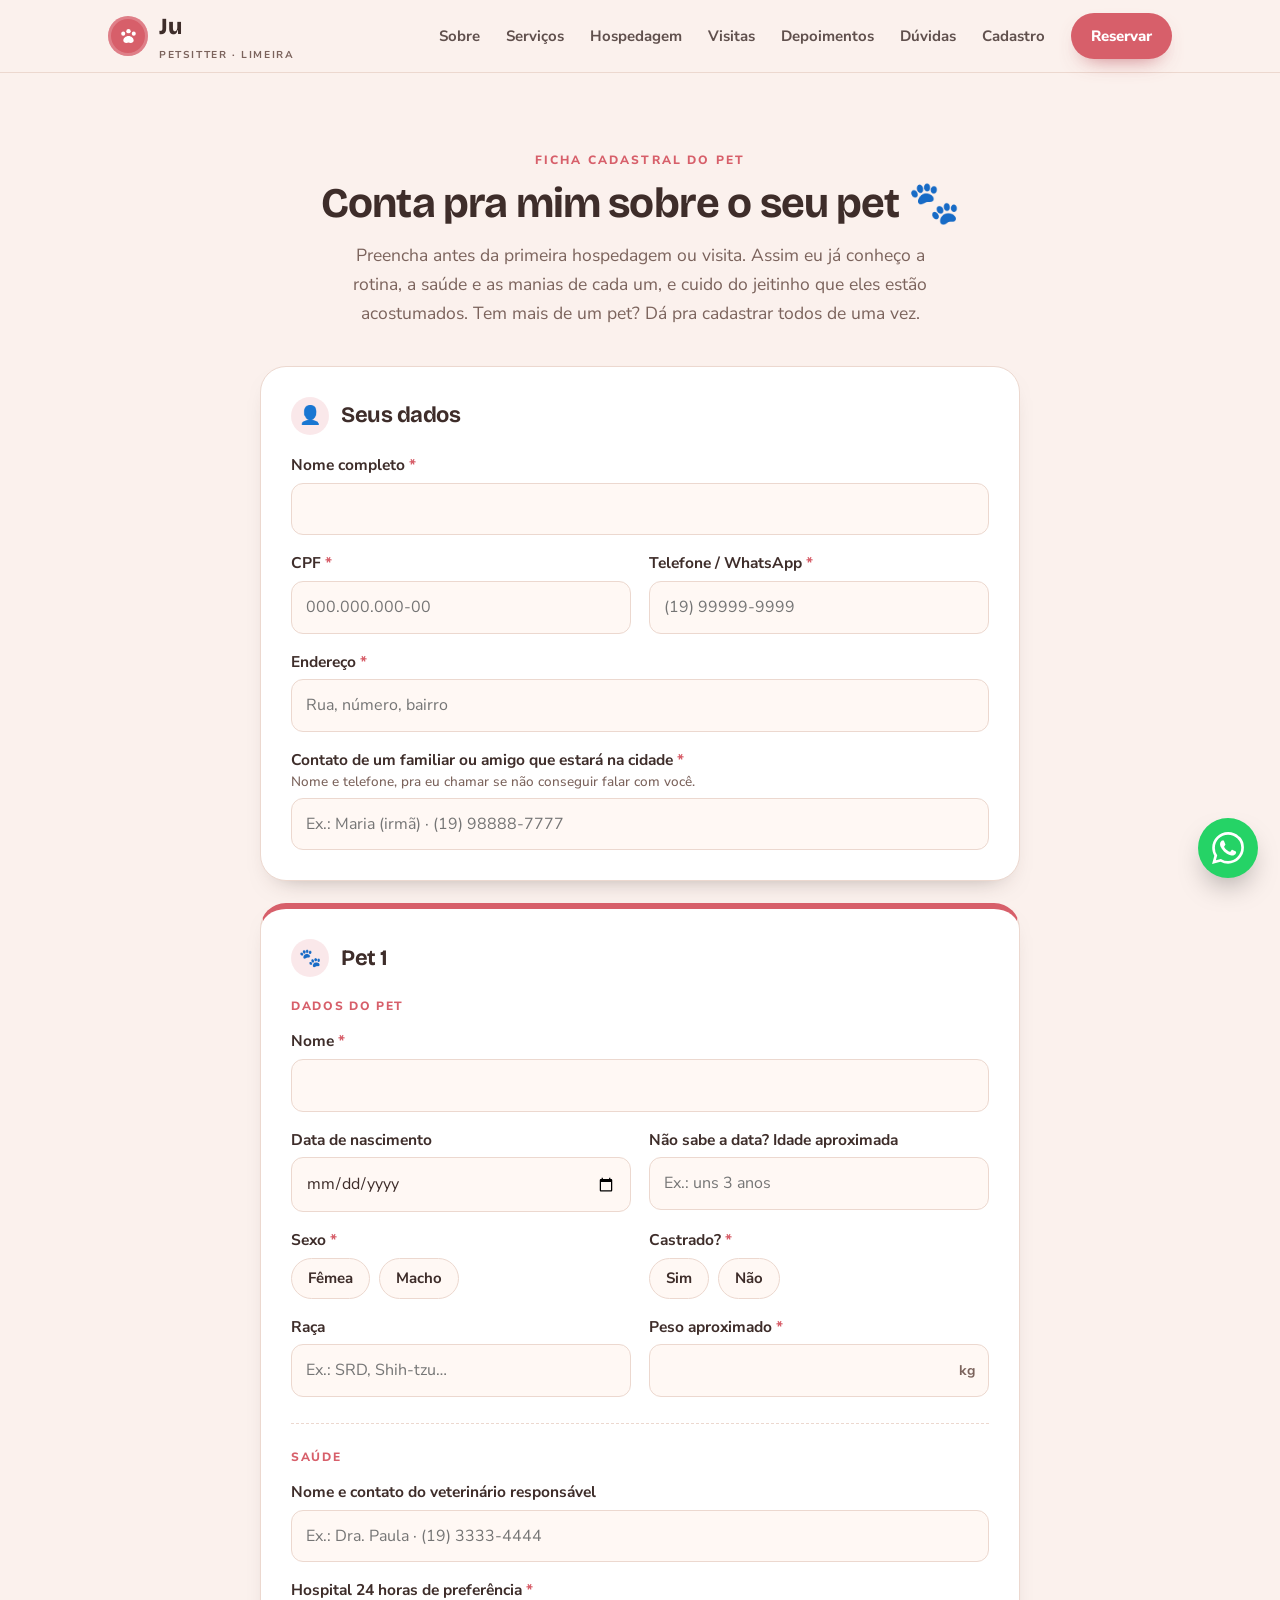
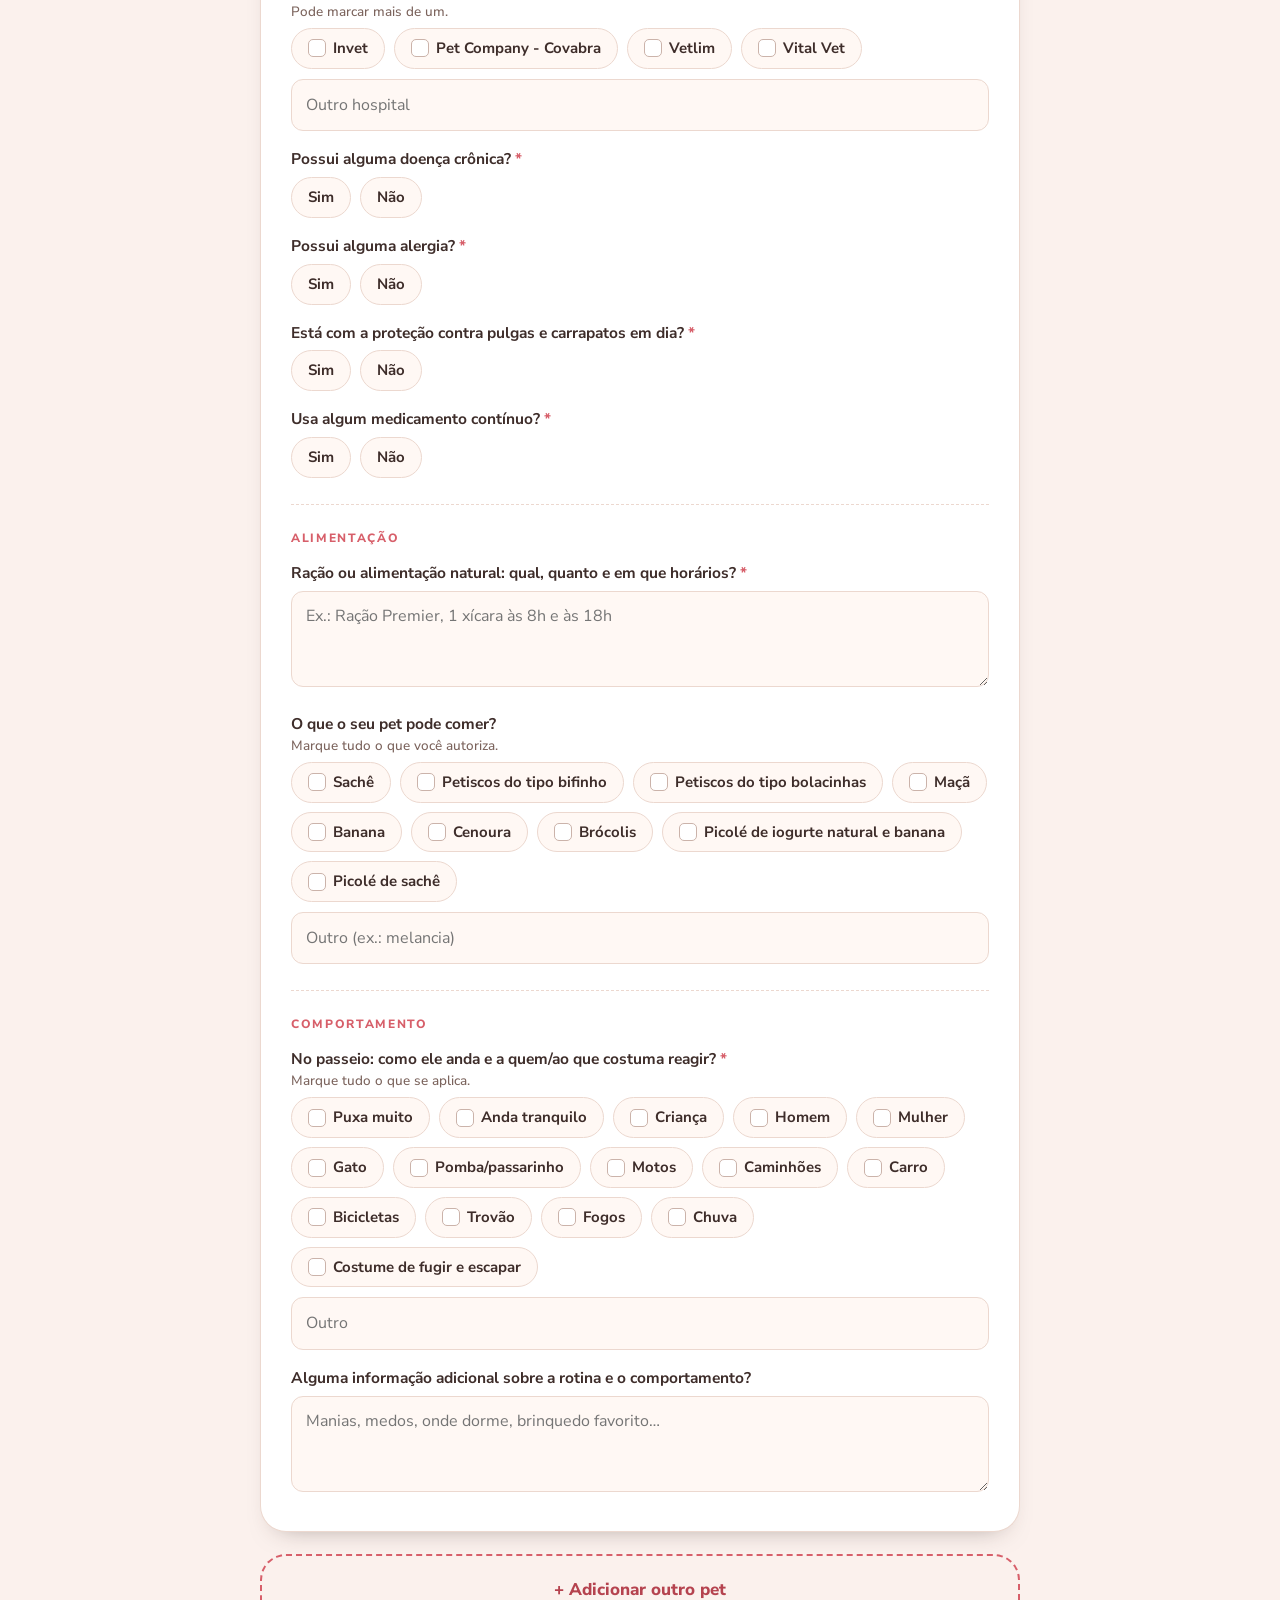
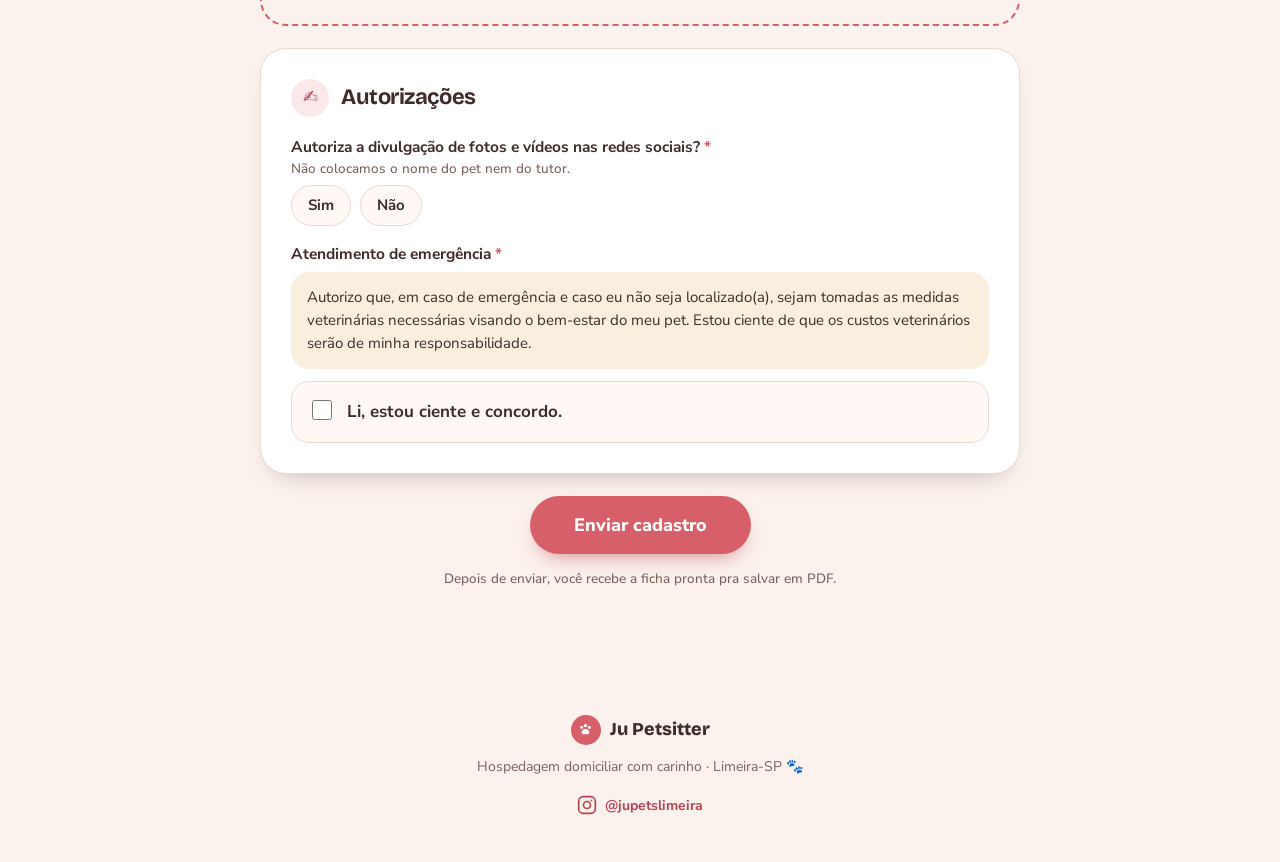
<file: cadastro.html>
<!DOCTYPE html>
<html lang="pt-BR">
<head>
<meta charset="UTF-8" />
<meta name="viewport" content="width=device-width, initial-scale=1.0" />
<title>Ficha cadastral do pet · Ju Pets</title>
<meta name="description" content="Ficha de cadastro do seu pet para hospedagem e visitas domiciliares da Ju Pets, em Limeira-SP. 🐾" />
<link rel="preconnect" href="https://fonts.googleapis.com" />
<link rel="preconnect" href="https://fonts.gstatic.com" crossorigin />
<link href="https://fonts.googleapis.com/css2?family=Bricolage+Grotesque:opsz,wght@12..96,400;12..96,500;12..96,600;12..96,700;12..96,800&family=Nunito+Sans:ital,opsz,wght@0,6..12,400;0,6..12,500;0,6..12,600;0,6..12,700;0,6..12,800;1,6..12,400&display=swap" rel="stylesheet" />
<style>
  :root {
    /* ===== Paleta Rosa Vivo (aconchegante e caloroso) ===== */
    --rose:       #D75F6A;  /* cor principal — rosa vivo */
    --rose-deep:  #B5434F;  /* rosa escuro (hover/pressed) */
    --rose-soft:  rgba(215,95,106,0.14);
    --honey:      #E0A24F;  /* acento quente */
    --honey-ink:  #9a6722;
    --honey-soft: rgba(224,162,79,0.18);
    --sage:       #8a9a6b;
    --sage-soft:  rgba(138,154,107,0.18);
    --sage-ink:   #586438;

    --cream:      #FBF1ED;  /* fundo da página */
    --surface:    #FFF8F4;  /* cartões */
    --shell:      #F5E3DB;  /* chips / divisores suaves */
    --line:       #ECD8CF;
    --ink:        #3E2D2A;  /* texto principal */
    --ink-soft:   #7B635C;  /* texto secundário */

    --wa:         #25D366;
    --r-xl: 34px; --r-lg: 26px; --r-md: 18px; --r-sm: 12px;
    --shadow: 0 24px 50px -30px rgba(62,45,42,0.55);
    --shadow-sm: 0 12px 26px -18px rgba(62,45,42,0.5);
    --maxw: 1120px;
  }

  * { box-sizing: border-box; }
  html { scroll-behavior: smooth; scroll-padding-top: 86px; }
  body {
    margin: 0; background: var(--cream); color: var(--ink);
    font-family: "Nunito Sans", system-ui, sans-serif;
    font-size: 17px; line-height: 1.65; -webkit-font-smoothing: antialiased;
  }
  img, image-slot { max-width: 100%; }
  image-slot { display: block; }
  h1,h2,h3,h4 { font-family: "Bricolage Grotesque", system-ui, sans-serif; font-weight: 700; line-height: 1.06; letter-spacing: -0.02em; margin: 0; }
  a { color: inherit; }

  .wrap { max-width: var(--maxw); margin: 0 auto; padding: 0 28px; }
  .eyebrow { font-weight: 800; text-transform: uppercase; letter-spacing: 0.18em; font-size: 12px; color: var(--rose); }
  .sec-title { font-size: clamp(28px, 4vw, 42px); margin: 10px 0 0; }
  .sec-intro { color: var(--ink-soft); max-width: 620px; margin: 16px 0 0; font-size: 17.5px; }
  .section { padding: 78px 0; position: relative; }
  /* Faixas areia alternadas — separam visualmente as seções */
  .section.band { background: var(--surface); border-top: 1px solid var(--line); border-bottom: 1px solid var(--line); }
  /* dentro da faixa, os cards viram branco puro pra manter o contraste */
  .section.band .step, .section.band .quote, .section.band .price, .section.band .acc { background: #fff; }
  .center { text-align: center; }
  .center .sec-intro { margin-left: auto; margin-right: auto; }

  /* ====== Buttons ====== */
  .btn { font-family: "Nunito Sans"; font-weight: 800; border: 0; cursor: pointer; border-radius: 999px;
         padding: 15px 28px; font-size: 16px; display: inline-flex; align-items: center; gap: 10px;
         text-decoration: none; transition: transform .15s ease, background .15s ease, box-shadow .15s ease; }
  .btn:active { transform: translateY(1px); }
  .btn-primary { background: var(--rose); color: #fff; box-shadow: 0 10px 22px -12px rgba(181,67,79,0.8); }
  .btn-primary:hover { background: var(--rose-deep); }
  .btn-ghost { background: transparent; color: var(--ink); border: 2px solid var(--ink); padding: 13px 26px; }
  .btn-ghost:hover { background: var(--ink); color: var(--cream); }
  .btn-wa { background: var(--wa); color: #06351f; }
  .btn-wa:hover { filter: brightness(0.96); }

  .badge { display: inline-flex; align-items: center; gap: 8px; padding: 9px 15px; border-radius: 999px; font-weight: 800; font-size: 13.5px; }
  .badge.rose { background: var(--rose-soft); color: var(--rose-deep); }
  .badge.honey { background: var(--honey-soft); color: var(--honey-ink); }
  .badge.sage { background: var(--sage-soft); color: var(--sage-ink); }

  /* ====== Navbar ====== */
  header.nav {
    position: sticky; top: 0; z-index: 50;
    background: color-mix(in srgb, var(--cream) 88%, transparent);
    backdrop-filter: blur(10px);
    border-bottom: 1px solid var(--line);
  }
  .nav-inner { display: flex; align-items: center; justify-content: space-between; height: 72px; }
  .logo { display: inline-flex; align-items: center; gap: 11px; text-decoration: none; }
  .logo .mk { width: 40px; height: 40px; border-radius: 50%; background: var(--rose); color: #fff; display: grid; place-items: center; box-shadow: inset 0 0 0 3px rgba(255,255,255,0.2); }
  .logo .mk svg { width: 23px; height: 23px; }
  .logo .wm { font-family: "Bricolage Grotesque"; font-weight: 800; font-size: 23px; letter-spacing: -0.02em; }
  .logo .wm small { display: block; font-family: "Nunito Sans"; font-size: 10px; font-weight: 700; letter-spacing: 0.16em; text-transform: uppercase; color: var(--ink-soft); margin-top: 1px; }
  .nav-links { display: flex; align-items: center; gap: 26px; }
  .nav-links a.lnk { font-weight: 700; font-size: 15px; text-decoration: none; color: var(--ink); opacity: 0.82; }
  .nav-links a.lnk:hover { opacity: 1; color: var(--rose-deep); }
  .nav-toggle { display: none; background: none; border: 0; cursor: pointer; padding: 8px; color: var(--rose); }
  .nav-toggle svg { width: 28px; height: 28px; }

  /* ====== Hero ====== */
  .hero { padding: 56px 0 70px; }
  .hero-grid { display: grid; grid-template-columns: 1.05fr 0.95fr; gap: 50px; align-items: center; }
  .hero h1 { font-size: clamp(38px, 6vw, 64px); font-weight: 800; margin-top: 16px; }
  .hero h1 .accent { color: var(--rose); }
  .hero .lead { font-size: 19px; color: var(--ink-soft); margin: 22px 0 30px; max-width: 540px; }
  .hero-cta-label { font-weight: 800; text-transform: uppercase; letter-spacing: 0.18em; font-size: 12px; color: var(--ink-soft); margin-bottom: 14px; }
  .hero-cta { display: flex; flex-wrap: wrap; gap: 14px; }
  .hero-badges { display: flex; flex-wrap: wrap; gap: 10px; margin-top: 30px; }
  .hero-photo { position: relative; }
  .hero-photo image-slot { width: 100%; height: 480px; box-shadow: var(--shadow); }
  .hero-photo .float { position: absolute; left: -18px; bottom: 26px; background: var(--surface); border: 1px solid var(--line);
        border-radius: var(--r-md); padding: 13px 17px; box-shadow: var(--shadow-sm); display: flex; align-items: center; gap: 11px; }
  .hero-photo .float .ic { width: 38px; height: 38px; border-radius: 12px; background: var(--honey-soft); color: var(--honey-ink); display: grid; place-items: center; font-size: 18px; }
  .hero-photo .float b { font-size: 14px; display: block; }
  .hero-photo .float span { font-size: 12.5px; color: var(--ink-soft); }

  /* ====== Sobre ====== */
  .about { background: var(--surface); border-top: 1px solid var(--line); border-bottom: 1px solid var(--line); }
  .about-grid { display: grid; grid-template-columns: 0.85fr 1.15fr; gap: 50px; align-items: center; }
  .about-photo image-slot { width: 100%; aspect-ratio: 1 / 1; height: auto; border-radius: 26px; box-shadow: 0 16px 40px -24px rgba(62,45,42,0.35); }
  .about p { color: var(--ink-soft); margin: 18px 0 0; font-size: 17.5px; }
  .about p strong { color: var(--ink); }
  .sign { font-family: "Bricolage Grotesque"; font-weight: 700; font-size: 26px; color: var(--rose); margin-top: 22px; }
  /* credencial — adestradora */
  .cred { display: grid; grid-template-columns: 260px 1fr; gap: 30px; align-items: center;
        background: var(--cream); border: 1px solid var(--line); border-radius: var(--r-lg);
        padding: 26px; box-shadow: var(--shadow-sm); margin-top: 44px; }
  .cred .cred-media { display: block; text-decoration: none; }
  .cred image-slot { width: 100%; aspect-ratio: 4 / 3; height: auto; background: var(--shell); box-shadow: var(--shadow-sm); }
  .cred h3 { font-size: 23px; margin: 12px 0 0; }
  .cred p { margin: 10px 0 0; color: var(--ink-soft); font-size: 16.5px; }
  .cred .cert-link { display: inline-flex; align-items: center; gap: 7px; margin-top: 16px;
        font-weight: 800; text-decoration: none; color: var(--honey-ink); transition: gap .15s ease; }
  .cred .cert-link:hover { gap: 11px; }
  @media (max-width: 560px) { .cred { grid-template-columns: 1fr; text-align: center; } .cred image-slot { max-width: 320px; margin: 0 auto; } }

  /* ====== Como funciona ====== */
  .steps { display: grid; grid-template-columns: repeat(4, 1fr); gap: 20px; margin-top: 48px; }
  .step { background: var(--surface); border: 1px solid var(--line); border-radius: var(--r-lg); padding: 28px 24px; position: relative; }
  .step .n { font-family: "Bricolage Grotesque"; font-weight: 800; font-size: 15px; width: 38px; height: 38px; border-radius: 50%;
        background: var(--rose); color: #fff; display: grid; place-items: center; margin-bottom: 18px; }
  .step h3 { font-size: 20px; margin-bottom: 9px; }
  .step p { color: var(--ink-soft); font-size: 15px; margin: 0; }
  .step .tag { margin-top: 14px; }

  /* ====== Valores ====== */
  .prices { display: grid; grid-template-columns: 1fr 1fr; gap: 22px; margin-top: 44px; max-width: 760px; }
  .price { background: var(--surface); border: 1px solid var(--line); border-radius: var(--r-lg); padding: 32px; box-shadow: var(--shadow-sm); }
  .price .label { font-weight: 800; text-transform: uppercase; letter-spacing: 0.12em; font-size: 12.5px; color: var(--rose); }
  .price .val { font-family: "Bricolage Grotesque"; font-weight: 800; font-size: 46px; margin: 10px 0 2px; }
  .price .val .from { display: block; font-family: "Nunito Sans", sans-serif; font-size: 15px; font-weight: 700; letter-spacing: 0; color: var(--ink-soft); margin-bottom: 2px; }
  .price .val small { font-family: "Nunito Sans"; font-size: 16px; font-weight: 700; color: var(--ink-soft); }
  .price .desc { color: var(--ink-soft); font-size: 15px; margin-top: 8px; }
  .price .save { display: inline-flex; align-items: center; gap: 7px; margin-top: 16px; background: var(--sage-soft); color: var(--sage-ink); font-weight: 800; font-size: 13px; padding: 8px 14px; border-radius: 999px; }
  .price.featured { border-color: var(--rose); box-shadow: 0 18px 40px -24px rgba(215,95,106,0.55); position: relative; }
  .price.featured .ribbon { position: absolute; top: -13px; left: 50%; transform: translateX(-50%); background: var(--rose); color: #fff; font-weight: 800; font-size: 11.5px; letter-spacing: 0.08em; text-transform: uppercase; padding: 6px 14px; border-radius: 999px; white-space: nowrap; }
  .price-note { margin-top: 26px; background: var(--honey-soft); border-radius: var(--r-md); padding: 18px 22px; max-width: 760px; }
  .price-note h4 { font-size: 16px; margin-bottom: 6px; color: var(--honey-ink); }
  .price-note p { margin: 0; font-size: 14.5px; color: var(--ink-soft); }

  /* ====== Serviços (overview) ====== */
  .svc-grid { display: grid; grid-template-columns: 1fr 1fr; gap: 22px; margin-top: 44px; align-items: stretch; }
  .svc-card { position: relative; background: var(--surface); border: 1px solid var(--line); border-radius: var(--r-lg); padding: 32px; box-shadow: var(--shadow-sm); display: flex; flex-direction: column; }
  .svc-card .ic { width: 54px; height: 54px; border-radius: 16px; display: grid; place-items: center; font-size: 26px; margin-bottom: 18px; }
  .svc-card.hosp .ic { background: var(--rose-soft); }
  .svc-card.crec .ic { background: var(--sage-soft); }
  .svc-card.dom .ic { background: var(--honey-soft); }
  .svc-card h3 { font-size: 24px; margin-bottom: 4px; }
  .svc-card .tagline { font-weight: 800; font-size: 13px; text-transform: uppercase; letter-spacing: 0.1em; margin-bottom: 12px; }
  .svc-card.hosp .tagline { color: var(--rose); }
  .svc-card.crec .tagline { color: var(--sage-ink); }
  .svc-card.dom .tagline { color: var(--honey-ink); }
  .svc-card p { color: var(--ink-soft); font-size: 16px; margin: 0 0 20px; }
  .svc-card .price-from { font-family: "Bricolage Grotesque"; font-weight: 700; font-size: 17px; margin-bottom: 18px; }
  .svc-card .price-from span { color: var(--ink-soft); font-weight: 600; font-size: 14px; }
  .svc-card .go { margin-top: auto; align-self: flex-start; font-weight: 800; text-decoration: none; color: var(--rose-deep); display: inline-flex; align-items: center; gap: 7px; transition: gap .15s ease; }
  .svc-card.crec .go { color: var(--sage-ink); }
  .svc-card.dom .go { color: var(--honey-ink); }
  .svc-card .go:hover { gap: 11px; }
  /* card carro-chefe / premium */
  .svc-card.featured { border-color: var(--rose); padding-top: 40px; box-shadow: 0 26px 54px -28px rgba(215,95,106,0.6); background: linear-gradient(180deg, #fff 0%, var(--surface) 60%); }
  .svc-card.featured::before { content: "✨ Serviço premium"; position: absolute; top: -13px; left: 50%; transform: translateX(-50%); white-space: nowrap; background: var(--rose); color: #fff; font-family: "Nunito Sans"; font-weight: 800; font-size: 11.5px; letter-spacing: 0.08em; text-transform: uppercase; padding: 7px 15px; border-radius: 999px; box-shadow: 0 8px 18px -8px rgba(181,67,79,0.8); }
  .svc-card.featured h3 { font-size: 27px; }
  .svc-card.featured .feat-list { list-style: none; margin: 0 0 22px; padding: 0; display: grid; gap: 9px; }
  .svc-card.featured .feat-list li { display: flex; align-items: center; gap: 10px; font-size: 15px; color: var(--ink); font-weight: 600; }
  .svc-card.featured .feat-list li::before { content: ""; flex: 0 0 auto; width: 18px; height: 18px; border-radius: 50%; background: var(--rose) url("data:image/svg+xml,%3Csvg xmlns='http://www.w3.org/2000/svg' viewBox='0 0 24 24' fill='none' stroke='white' stroke-width='3.4' stroke-linecap='round' stroke-linejoin='round'%3E%3Cpath d='M20 6 9 17l-5-5'/%3E%3C/svg%3E") center/11px no-repeat; }
  .svc-card.featured .go { background: var(--rose); color: #fff; padding: 13px 22px; border-radius: 999px; box-shadow: 0 10px 22px -12px rgba(181,67,79,0.8); }
  .svc-card.featured .go:hover { background: var(--rose-deep); gap: 7px; }

  /* ====== Visitas domiciliares ====== */
  .stay-incl { max-width: 880px; margin: 52px auto 0; }
  .stay-incl > h3 { font-size: 23px; text-align: center; margin-bottom: 26px; }
  .stay-incl .incl-list { grid-template-columns: 1fr 1fr; gap: 18px 34px; }
  @media (max-width: 700px) { .stay-incl .incl-list { grid-template-columns: 1fr; } }
  /* layout em duas colunas: itens da estadia + bloco de valor */
  .stay-grid { display: grid; grid-template-columns: 1.3fr 0.9fr; gap: 50px; align-items: start; margin-top: 52px; }
  .stay-grid .stay-incl { max-width: none; margin: 0; }
  .stay-grid .stay-incl > h3 { text-align: left; }
  .stay-grid .stay-incl .incl-list { grid-template-columns: 1fr; gap: 18px; }
  .stay-grid .visit-prices { margin-top: 0; max-width: none; }
  @media (max-width: 940px) { .stay-grid { grid-template-columns: 1fr; gap: 36px; margin-top: 44px; } .stay-grid .stay-incl > h3 { text-align: center; } }
  .visit-grid { display: grid; grid-template-columns: 1.05fr 0.95fr; gap: 50px; align-items: start; margin-top: 44px; }
  .incl-list { list-style: none; margin: 0; padding: 0; display: grid; gap: 16px; }
  .incl-list li { display: flex; align-items: flex-start; gap: 14px; }
  .incl-list li .ck { flex: 0 0 auto; width: 30px; height: 30px; border-radius: 10px; background: var(--rose-soft); color: var(--rose-deep); display: grid; place-items: center; font-size: 16px; margin-top: 1px; }
  .incl-list li b { display: block; font-size: 16.5px; }
  .incl-list li span { color: var(--ink-soft); font-size: 15px; line-height: 1.5; }
  .visit-prices { display: grid; gap: 18px; }
  .visit-prices .price { display: flex; align-items: center; gap: 20px; padding: 26px 28px; }
  .visit-prices .price .emo { flex: 0 0 auto; width: 56px; height: 56px; border-radius: 16px; display: grid; place-items: center; font-size: 28px; }
  .visit-prices .price.gato .emo { background: var(--sage-soft); }
  .visit-prices .price.cao .emo { background: var(--honey-soft); }
  .visit-prices .price .val { font-size: 38px; margin: 4px 0 0; }
  @media (max-width: 940px) { .visit-grid { grid-template-columns: minmax(0,1fr); gap: 34px; } }

  /* ====== Galeria (faixa rolando + arrastável) ====== */
  .marquee { margin-top: 44px; overflow-x: auto; overflow-y: hidden; cursor: grab; scrollbar-width: none; -ms-overflow-style: none; -webkit-mask-image: linear-gradient(90deg, transparent, #000 6%, #000 94%, transparent); mask-image: linear-gradient(90deg, transparent, #000 6%, #000 94%, transparent); }
  .marquee::-webkit-scrollbar { display: none; }
  .marquee.dragging { cursor: grabbing; }
  .marquee-track { display: flex; gap: 16px; width: max-content; }
  .marquee.dragging .marquee-track image-slot { pointer-events: none; }
  .marquee image-slot { flex: 0 0 auto; width: 300px; height: 260px; user-select: none; -webkit-user-drag: none; }
  .marquee img.cat-tile, .marquee img.dog-tile { flex: 0 0 auto; width: 226px; height: 300px; object-fit: cover; border-radius: 18px; user-select: none; -webkit-user-drag: none; box-shadow: var(--shadow-sm); }
  .marquee.dragging .marquee-track img.cat-tile, .marquee.dragging .marquee-track img.dog-tile { pointer-events: none; }
  .cat-gallery-head { text-align: center; margin-top: 64px; }
  .cat-gallery-head .badge { margin-bottom: 14px; }
  .cat-gallery-head h3 { font-size: clamp(22px, 3.4vw, 30px); }
  .cat-gallery-head p { color: var(--ink-soft); max-width: 540px; margin: 12px auto 0; font-size: 16.5px; }

  /* ====== Disponibilidade ====== */
  /* Disponibilidade agora em creme, pra manter a alternancia das faixas */
  .status-banner { display: flex; flex-wrap: wrap; align-items: center; gap: 14px; background: var(--sage-soft); border-radius: var(--r-md);
        padding: 16px 22px; margin-top: 30px; }
  .status-banner .dot { width: 11px; height: 11px; border-radius: 50%; background: var(--sage); box-shadow: 0 0 0 4px var(--sage-soft); }
  .status-banner strong { font-size: 16px; }
  .status-banner span { color: var(--ink-soft); font-size: 15px; }

  .cal-wrap { display: grid; grid-template-columns: 1fr 1fr; gap: 26px; margin-top: 30px; }
  .cal { background: var(--cream); border: 1px solid var(--line); border-radius: var(--r-lg); padding: 22px; }
  .cal h3 { font-size: 19px; text-transform: capitalize; margin-bottom: 14px; }
  .cal table { width: 100%; border-collapse: collapse; }
  .cal th { font-size: 11px; font-weight: 800; text-transform: uppercase; letter-spacing: 0.06em; color: var(--ink-soft); padding-bottom: 8px; }
  .cal td { text-align: center; padding: 3px; }
  .cal .day { width: 100%; aspect-ratio: 1; display: grid; place-items: center; border-radius: 11px; font-weight: 700; font-size: 14.5px; }
  .cal .day.empty { background: transparent; }
  .cal .day.vaga { background: var(--sage-soft); color: var(--sage-ink); }
  .cal .day.poucas { background: var(--honey-soft); color: var(--honey-ink); }
  .cal .day.lotado { background: var(--shell); color: var(--ink-soft); text-decoration: line-through; opacity: 0.7; }
  .cal .day.past { color: var(--ink-soft); opacity: 0.35; }

  .legend { display: flex; flex-wrap: wrap; gap: 18px; margin-top: 22px; }
  .legend .li { display: flex; align-items: center; gap: 8px; font-size: 13.5px; color: var(--ink-soft); font-weight: 700; }
  .legend .li b { width: 15px; height: 15px; border-radius: 5px; display: inline-block; }

  .adapt-box { margin-top: 32px; background: var(--surface); border: 1px solid var(--line); border-radius: var(--r-lg); padding: 36px; text-align: center; box-shadow: var(--shadow-sm); }
  .adapt-box h3 { font-size: 23px; }
  .adapt-box p { color: var(--ink-soft); max-width: 560px; margin: 12px auto 22px; }
  /* O embed do Cal.com entra aqui. Espaço reservado abaixo. */
  #cal-embed { min-height: 0; border-radius: var(--r-md); overflow: hidden; background: var(--surface); }
  #cal-embed:empty::before {
    content: "📅 Espaço reservado para o agendamento (Cal.com) — cole o link aqui depois";
    display: grid; place-items: center; min-height: 120px;
    font-family: ui-monospace, Menlo, monospace; font-size: 13px; color: var(--ink-soft);
    background: repeating-linear-gradient(45deg, #f3e2da 0 12px, #f9efe9 12px 24px);
    border-radius: var(--r-md);
  }

  /* ====== Depoimentos ====== */
  .quotes { columns: 3; column-gap: 20px; margin-top: 44px; }
  .quote { background: var(--surface); border: 1px solid var(--line); border-radius: var(--r-lg); padding: 28px; box-shadow: var(--shadow-sm);
        break-inside: avoid; -webkit-column-break-inside: avoid; margin: 0 0 20px; display: inline-block; width: 100%; }
  .quote .q-top { display: flex; align-items: center; justify-content: space-between; gap: 12px; flex-wrap: wrap; }
  .quote .stars { color: var(--honey); font-size: 16px; letter-spacing: 2px; }
  .quote .svc-tag { display: inline-flex; align-items: center; gap: 6px; font-weight: 800; font-size: 11px; text-transform: uppercase; letter-spacing: 0.07em; padding: 6px 11px; border-radius: 999px; white-space: nowrap; }
  .quote .svc-tag.hosp { background: var(--rose-soft); color: var(--rose-deep); }
  .quote .svc-tag.dom { background: var(--honey-soft); color: var(--honey-ink); }
  .quote p { font-size: 16px; margin: 14px 0 18px; text-wrap: pretty; }
  .quote .who { display: flex; align-items: center; gap: 12px; }
  .quote .who .av { width: 44px; height: 44px; flex: 0 0 auto; border-radius: 50%; display: grid; place-items: center;
        font-family: "Bricolage Grotesque"; font-weight: 800; font-size: 18px; color: #fff; }
  .quote .who .av.rose { background: var(--rose); }
  .quote .who .av.honey { background: var(--honey); }
  .quote .who .av.sage { background: var(--sage); }
  .quote .who b { display: block; font-size: 14.5px; }
  .quote .who span { font-size: 13px; color: var(--ink-soft); }
  @media (max-width: 940px) { .quotes { columns: 2; } }
  @media (max-width: 560px) { .quotes { columns: 1; } }

  /* ====== FAQ ====== */
  .faq { max-width: 820px; margin: 44px auto 0; }
  .acc { background: var(--surface); border: 1px solid var(--line); border-radius: var(--r-md); margin-bottom: 12px; overflow: hidden; }
  .acc summary { list-style: none; cursor: pointer; padding: 20px 24px; font-family: "Bricolage Grotesque"; font-weight: 700; font-size: 18px;
        display: flex; align-items: center; justify-content: space-between; gap: 16px; }
  .acc summary::-webkit-details-marker { display: none; }
  .acc summary .pl { width: 26px; height: 26px; flex: 0 0 auto; border-radius: 50%; background: var(--rose-soft); color: var(--rose-deep);
        display: grid; place-items: center; font-size: 18px; transition: transform .2s ease; }
  .acc[open] summary .pl { transform: rotate(45deg); }
  .acc .body { padding: 0 24px 22px; color: var(--ink-soft); font-size: 16px; }
  .acc .body ul { margin: 8px 0 0; padding-left: 20px; }
  .acc .body li { margin-bottom: 6px; }

  /* ====== Contato ====== */
  .contact { background: var(--ink); color: var(--cream); border-radius: var(--r-xl); padding: 56px; text-align: center; margin: 0 auto; max-width: var(--maxw); }
  .contact h2 { color: #fff; font-size: clamp(28px, 4vw, 40px); }
  .contact p { color: rgba(255,255,255,0.78); max-width: 520px; margin: 16px auto 30px; font-size: 17.5px; }
  .contact .ask-list { list-style: none; margin: 0 auto 30px; padding: 0; max-width: 440px; text-align: left; display: grid; gap: 12px; }
  .contact .ask-list li { display: flex; align-items: flex-start; gap: 12px; color: rgba(255,255,255,0.9); font-size: 16px; line-height: 1.45; }
  .contact .ask-list li::before { content: ""; flex: 0 0 auto; width: 20px; height: 20px; margin-top: 2px; border-radius: 50%; background: var(--rose) url("data:image/svg+xml,%3Csvg xmlns='http://www.w3.org/2000/svg' viewBox='0 0 24 24' fill='none' stroke='white' stroke-width='3.4' stroke-linecap='round' stroke-linejoin='round'%3E%3Cpath d='M20 6 9 17l-5-5'/%3E%3C/svg%3E") center/12px no-repeat; }
  .contact .ask-list li b { color: #fff; }
  .contact .row { display: flex; flex-wrap: wrap; gap: 14px; justify-content: center; }
  .contact .meta { margin-top: 28px; color: rgba(255,255,255,0.6); font-size: 14px; }

  /* ====== Footer ====== */
  footer.foot { text-align: center; padding: 46px 28px 40px; color: var(--ink-soft); font-size: 14px; }
  footer.foot .fl { display: inline-flex; align-items: center; gap: 9px; font-family: "Bricolage Grotesque"; font-weight: 800; font-size: 18px; color: var(--ink); margin-bottom: 10px; }
  footer.foot .fl .mk { width: 30px; height: 30px; border-radius: 50%; background: var(--rose); color: #fff; display: grid; place-items: center; }
  footer.foot .fl .mk svg { width: 17px; height: 17px; }
  footer.foot .ig { display: inline-flex; align-items: center; gap: 8px; margin-top: 16px; text-decoration: none; font-weight: 700; color: var(--rose-deep); transition: color .15s; }
  footer.foot .ig:hover { color: var(--rose); }
  footer.foot .ig svg { width: 20px; height: 20px; }

  /* ====== Floating WhatsApp ====== */
  .wa-float { position: fixed; right: 22px; bottom: 22px; z-index: 60; width: 60px; height: 60px; border-radius: 50%;
        background: var(--wa); display: grid; place-items: center; box-shadow: 0 14px 30px -10px rgba(0,0,0,0.4); text-decoration: none; }
  .wa-float svg { width: 32px; height: 32px; color: #fff; }
  .wa-float:hover { transform: scale(1.06); transition: transform .15s ease; }

  /* ====== Mobile menu ====== */
  .mobile-menu { display: none; }

  @media (max-width: 940px) {
    .hero-grid, .about-grid, .cal-wrap, .svc-grid { grid-template-columns: minmax(0, 1fr); gap: 34px; }
    .steps { grid-template-columns: 1fr 1fr; }
    .quotes { grid-template-columns: 1fr; }
    .about-photo image-slot { height: auto; }
    .hero-photo image-slot { height: 420px; }
    .nav-links { display: none; }
    .nav-toggle { display: inline-flex; }
    .mobile-menu.open { display: flex; flex-direction: column; gap: 4px; padding: 12px 28px 20px; border-bottom: 1px solid var(--line); background: var(--cream); }
    .mobile-menu a { padding: 11px 0; font-weight: 700; text-decoration: none; border-bottom: 1px dashed var(--line); }
    .contact { padding: 40px 26px; }
  }
  @media (max-width: 560px) {
    .prices { grid-template-columns: 1fr; }
    .steps { grid-template-columns: 1fr; }
    .section { padding: 56px 0; }
    .hero { padding: 32px 0 48px; }
    .about-photo image-slot { height: auto; }
    .hero-photo image-slot { height: 96vw; max-height: 440px; }
    .hero-photo .float { left: 50%; transform: translateX(-50%); bottom: -16px; white-space: nowrap; }
  }
</style>
<style>
  /* ============ CADASTRO — formulário ============ */
  .cad-head { max-width: 680px; margin: 0 auto; }
  .draft-note { display: none; max-width: 680px; margin: 0 auto 22px; background: var(--rose-soft); color: var(--rose-deep); border-radius: var(--r-md); padding: 14px 18px; font-weight: 700; font-size: 15px; }
  .draft-note.show { display: block; }
  .wa-ficha { display: inline-flex; align-items: center; gap: 8px; margin-top: 12px; background: #25d366; color: #fff !important; text-decoration: none; border-radius: 999px; padding: 10px 18px; font-weight: 800; }
  .draft-note button { background: none; border: 0; padding: 0; font: inherit; color: inherit; text-decoration: underline; cursor: pointer; }
  /* ============ FICHA ============ */
  #fichaWrap { display: none; max-width: 860px; margin: 0 auto; }
  #fichaWrap.show { display: block; }
  .ficha-ok { text-align: center; margin-bottom: 26px; }
  .ficha-ok .big { font-size: 46px; line-height: 1; }
  .ficha-ok h1 { font-size: clamp(28px, 4vw, 38px); margin: 12px 0 8px; }
  .ficha-ok p { color: var(--ink-soft); margin: 0 auto; max-width: 520px; }
  .ficha-actions { display: flex; flex-wrap: wrap; gap: 12px; justify-content: center; margin: 22px 0 34px; }

</style>
<link rel="stylesheet" href="form.css" />
<link rel="stylesheet" href="ficha.css" />
</head>
<body>

<header class="nav">
  <div class="wrap nav-inner">
    <a class="logo" href="index.html">
      <span class="mk" aria-hidden="true"><svg viewBox="0 0 24 24" fill="currentColor"><circle cx="6.5" cy="9" r="2.1"/><circle cx="12" cy="6.4" r="2.3"/><circle cx="17.5" cy="9" r="2.1"/><path d="M12 11.4c-3 0-5.4 2.3-5.4 4.7 0 1.7 1.5 2.6 3.1 2.6 1 0 1.6-.4 2.3-.4s1.3.4 2.3.4c1.6 0 3.1-.9 3.1-2.6 0-2.4-2.4-4.7-5.4-4.7z"/></svg></span>
      <span class="wm">Ju<small>petsitter · limeira</small></span>
    </a>
    <nav class="nav-links">
      <a class="lnk" href="index.html#sobre">Sobre</a>
      <a class="lnk" href="index.html#servicos">Serviços</a>
      <a class="lnk" href="index.html#como-funciona">Hospedagem</a>
      <a class="lnk" href="index.html#visitas">Visitas</a>
      <a class="lnk" href="index.html#depoimentos">Depoimentos</a>
      <a class="lnk" href="index.html#faq">Dúvidas</a>
      <a class="lnk" href="cadastro.html" aria-current="page">Cadastro</a>
      <a class="btn btn-primary" style="padding:11px 20px;font-size:15px;" href="index.html#contato">Reservar</a>
    </nav>
    <button class="nav-toggle" id="navToggle" aria-label="Menu"><svg viewBox="0 0 24 24" fill="none" stroke="currentColor" stroke-width="2.2" stroke-linecap="round"><path d="M4 7h16M4 12h16M4 17h16"/></svg></button>
  </div>
  <div class="mobile-menu" id="mobileMenu">
    <a href="index.html#sobre">Sobre</a>
    <a href="index.html#servicos">Serviços</a>
    <a href="index.html#como-funciona">Hospedagem</a>
    <a href="index.html#visitas">Visitas</a>
    <a href="index.html#depoimentos">Depoimentos</a>
    <a href="index.html#faq">Dúvidas</a>
    <a href="cadastro.html">Cadastro</a>
    <a href="index.html#contato">Reservar</a>
  </div>
</header>

<!-- ============ CADASTRO ============ -->
<section class="section" id="cadastro">
  <div class="wrap">
    <div class="cad-head center no-print">
      <div class="eyebrow">Ficha cadastral do pet</div>
      <h1 class="sec-title">Conta pra mim sobre o seu pet 🐾</h1>
      <p class="sec-intro">Preencha antes da primeira hospedagem ou visita. Assim eu já conheço a rotina, a saúde e as manias de cada um, e cuido do jeitinho que eles estão acostumados. Tem mais de um pet? Dá pra cadastrar todos de uma vez.</p>
    </div>

    <div class="draft-note no-print" id="draftNote">Trouxe de volta o que você já tinha preenchido neste aparelho. Confira e envie quando puder. <button type="button" id="draftReset">Começar do zero</button></div>

    <form id="cadForm" class="cad-form no-print" novalidate>
      <!-- campos montados pelo form.js -->
      <div class="send-row">
        <div class="form-error" id="formError"></div>
        <button type="submit" class="btn btn-primary" id="sendBtn">Enviar cadastro</button>
        <span class="hint">Depois de enviar, você recebe a ficha pronta pra salvar em PDF.</span>
      </div>
    </form>

    <!-- Ficha (aparece depois do envio) -->
    <div id="fichaWrap" class="ficha-page" aria-live="polite">
      <div class="ficha-ok no-print">
        <div class="big">🎉</div>
        <h1>Cadastro recebido!</h1>
        <p>Obrigada! A ficha abaixo já está comigo. Salve uma cópia pra você também.</p>
      </div>
      <div class="ficha-actions no-print">
        <button type="button" class="btn btn-primary" id="printBtn">Baixar PDF</button>
        <a class="btn btn-ghost" href="cadastro.html">Fazer outro cadastro</a>
      </div>
      <div id="ficha"></div>
    </div>
  </div>
</section>

<footer class="foot">
  <div class="fl"><span class="mk"><svg viewBox="0 0 24 24" fill="currentColor"><circle cx="6.5" cy="9" r="2.1"/><circle cx="12" cy="6.4" r="2.3"/><circle cx="17.5" cy="9" r="2.1"/><path d="M12 11.4c-3 0-5.4 2.3-5.4 4.7 0 1.7 1.5 2.6 3.1 2.6 1 0 1.6-.4 2.3-.4s1.3.4 2.3.4c1.6 0 3.1-.9 3.1-2.6 0-2.4-2.4-4.7-5.4-4.7z"/></svg></span> Ju Petsitter</div>
  <div>Hospedagem domiciliar com carinho · Limeira-SP 🐾</div>
  <a class="ig" href="https://www.instagram.com/jupetslimeira" target="_blank" rel="noopener">
    <svg viewBox="0 0 24 24" fill="none" stroke="currentColor" stroke-width="2" stroke-linecap="round" stroke-linejoin="round"><rect x="2" y="2" width="20" height="20" rx="5.5"/><circle cx="12" cy="12" r="4.2"/><circle cx="17.4" cy="6.6" r="1.1" fill="currentColor" stroke="none"/></svg>
    @jupetslimeira
  </a>
</footer>

<!-- ============ Floating WhatsApp ============ -->
<a class="wa-float" id="waFloat" href="#" target="_blank" rel="noopener" aria-label="WhatsApp">
  <svg viewBox="0 0 24 24" fill="currentColor"><path d="M17.472 14.382c-.297-.149-1.758-.867-2.03-.967-.273-.099-.471-.148-.67.15-.197.297-.767.967-.94 1.165-.173.198-.347.223-.644.075-.297-.15-1.255-.463-2.39-1.475-.883-.788-1.48-1.761-1.653-2.059-.173-.297-.018-.458.13-.606.134-.133.298-.347.446-.52.149-.174.198-.298.298-.497.099-.198.05-.371-.025-.52-.075-.149-.669-1.612-.916-2.207-.242-.579-.487-.5-.669-.51l-.57-.01c-.198 0-.52.074-.792.372-.272.297-1.04 1.016-1.04 2.479 0 1.462 1.065 2.875 1.213 3.074.149.198 2.096 3.2 5.077 4.487.709.306 1.262.489 1.694.625.712.227 1.36.195 1.871.118.571-.085 1.758-.719 2.006-1.413.248-.694.248-1.289.173-1.413-.074-.124-.272-.198-.57-.347m-5.421 7.403h-.004a9.87 9.87 0 0 1-5.031-1.378l-.361-.214-3.741.982.998-3.648-.235-.374a9.86 9.86 0 0 1-1.51-5.26c.001-5.45 4.436-9.884 9.888-9.884 2.64 0 5.122 1.03 6.988 2.898a9.825 9.825 0 0 1 2.893 6.994c-.003 5.45-4.437 9.884-9.885 9.884m8.413-18.297A11.815 11.815 0 0 0 12.05 0C5.495 0 .16 5.335.157 11.892c0 2.096.547 4.142 1.588 5.945L.057 24l6.305-1.654a11.882 11.882 0 0 0 5.683 1.448h.005c6.554 0 11.89-5.335 11.893-11.893A11.821 11.821 0 0 0 20.885 3.488"/></svg>
</a>


<script src="ficha.js"></script>
<script src="form.js"></script>
<script>
/* ============================================================
   ⚙️  CONFIGURAÇÕES
   ============================================================ */
/* Supabase → Project Settings → API. A chave é a "anon" / "publishable" (NUNCA a service_role). */
const SUPABASE_URL = "https://xeccdccundlhtisaegiy.supabase.co";
const SUPABASE_ANON_KEY = "sb_publishable_CwsfP4zHuRLhyYPYSHN2Rg_2qjhpTgy";   // chave pública (publishable), pode ficar no site

const WHATSAPP = "5519981583108";

/* ============================================================
   (daqui pra baixo é o funcionamento — não precisa mexer)
   ============================================================ */
(function () {
  var wa = document.getElementById("waFloat");
  if (wa) wa.href = "https://wa.me/" + WHATSAPP + "?text=" + encodeURIComponent("Oi Júlia! Vim pelo site 🐾");
  var toggle = document.getElementById("navToggle"), menu = document.getElementById("mobileMenu");
  if (toggle && menu) toggle.addEventListener("click", function () { menu.classList.toggle("open"); });

  var form = document.getElementById("cadForm");



  var cad = JuForm.criar(form);

  /* ---------- rascunho: guarda as respostas neste aparelho até o envio dar certo ---------- */
  var DRAFT_KEY = "jupets-cadastro-rascunho", DRAFT_DIAS = 30;
  var draftNote = document.getElementById("draftNote"), draftTimer = null;
  function temAlgo(r) {
    return [].concat(r.tutor, r.autorizacoes, [].concat.apply([], r.pets)).some(function (v) { return v === true || (typeof v === "string" && v.trim()); });
  }
  function salvarRascunho() {
    var r = cad.rascunho();
    if (!temAlgo(r)) { apagarRascunho(); return; }
    try { localStorage.setItem(DRAFT_KEY, JSON.stringify({ v: 1, em: Date.now(), dados: r })); } catch (e) {}
  }
  function apagarRascunho() { try { localStorage.removeItem(DRAFT_KEY); } catch (e) {} }
  function agendarRascunho() { clearTimeout(draftTimer); draftTimer = setTimeout(salvarRascunho, 400); }
  try {
    var guardado = JSON.parse(localStorage.getItem(DRAFT_KEY) || "null");
    if (guardado && guardado.v === 1 && Date.now() - guardado.em < DRAFT_DIAS * 864e5) {
      if (cad.restaurar(guardado.dados)) draftNote.classList.add("show");
    } else if (guardado) apagarRascunho();
  } catch (e) { apagarRascunho(); }
  form.addEventListener("input", agendarRascunho);
  form.addEventListener("change", agendarRascunho);
  form.addEventListener("click", function (e) { if (e.target.closest(".pet-rm, .add-pet")) agendarRascunho(); });
  window.addEventListener("pagehide", salvarRascunho);
  document.getElementById("draftReset").addEventListener("click", function () {
    apagarRascunho();
    location.reload();
  });

  /* ---------- envio ---------- */
  var errBox = document.getElementById("formError"), sendBtn = document.getElementById("sendBtn");
  function showError(html) { errBox.innerHTML = html; errBox.classList.add("show"); }
  var waHelp = ' Se preferir, <a href="https://wa.me/' + WHATSAPP + '" target="_blank" rel="noopener">me chama no WhatsApp</a>.';

  /* ---------- ficha em texto, pra mandar pelo WhatsApp se o envio falhar ---------- */
  function simNao(b) { return b ? "Sim" : "Não"; }
  function fichaTexto(d) {
    var t = d.tutor, L = ["*Ficha cadastral (o envio pelo site falhou)*", "",
      "*Tutor:* " + t.nome, "CPF: " + t.cpf, "Telefone: " + t.telefone, "Endereço: " + t.endereco,
      "Contato de emergência: " + t.contato_emergencia,
      "Autoriza fotos nas redes: " + simNao(t.autoriza_fotos),
      "Autoriza atendimento de emergência: " + simNao(t.autoriza_emergencia)];
    d.pets.forEach(function (p) {
      var nasc = p.nascimento ? p.nascimento.split("-").reverse().join("/") : "";
      L.push("", "*Pet: " + p.nome + "*",
        "Sexo: " + p.sexo + " · Castrado: " + simNao(p.castrado));
      if (nasc) L.push("Nascimento: " + nasc);
      if (p.idade_aproximada) L.push("Idade aproximada: " + p.idade_aproximada);
      if (p.raca) L.push("Raça: " + p.raca);
      if (p.ultimo_cio) L.push("Último cio: " + p.ultimo_cio);
      L.push("Peso: " + String(p.peso_kg).replace(".", ",") + " kg",
        "Veterinário: " + (p.veterinario || "Não informado"),
        "Hospital 24h: " + p.hospitais.join(", "),
        "Doença crônica: " + (p.doenca_cronica || "Não"),
        "Alergia: " + (p.alergia || "Não"),
        "Antipulgas em dia: " + simNao(p.antipulgas_em_dia),
        "Medicamento contínuo: " + (p.medicamento || "Não"),
        "Alimentação: " + p.alimentacao,
        "Pode comer: " + (p.pode_comer.join(", ") || "Nada além da ração"),
        "No passeio: " + p.reacoes.join(", "));
      if (p.info_adicional) L.push("Informações adicionais: " + p.info_adicional);
    });
    return L.join("\n");
  }

  form.addEventListener("submit", function (e) {
    e.preventDefault();
    errBox.classList.remove("show");
    var bad = cad.validar();
    if (bad.length) {
      showError("Faltou preencher " + (bad.length === 1 ? "1 campo" : bad.length + " campos") + ". Eles estão marcados em rosa.");
      bad[0].scrollIntoView({ behavior: "smooth", block: "center" });
      var first = bad[0].querySelector("input:not([type=radio]):not([type=checkbox]), textarea");
      if (first) setTimeout(function () { first.focus({ preventScroll: true }); }, 350);
      return;
    }
    if (!SUPABASE_URL || !SUPABASE_ANON_KEY) {
      showError("O cadastro online ainda está sendo configurado." + waHelp);
      return;
    }
    var data = cad.coletar();
    sendBtn.disabled = true; sendBtn.textContent = "Enviando…";
    fetch(SUPABASE_URL.replace(/\/$/, "") + "/rest/v1/rpc/cadastrar", {
      method: "POST",
      headers: { "apikey": SUPABASE_ANON_KEY, "Content-Type": "application/json" },
      body: JSON.stringify(data)
    }).then(function (r) {
      return r.json().catch(function () { return null; }).then(function (body) {
        if (!r.ok) throw new Error((body && body.message) || ("HTTP " + r.status));
        return body;
      });
    }).then(function (id) {
      clearTimeout(draftTimer); apagarRascunho();
      window.removeEventListener("pagehide", salvarRascunho);
      draftNote.classList.remove("show");
      renderFicha(data, String(id || ""), new Date());
    }).catch(function (err) {
      console.error(err);
      salvarRascunho();
      var waFicha = "https://wa.me/" + WHATSAPP + "?text=" + encodeURIComponent(fichaTexto(data));
      showError("Não consegui enviar agora. Suas respostas ficaram guardadas neste aparelho: pode tentar de novo daqui a pouco, mesmo se fechar a página. Se preferir, mande a ficha pelo WhatsApp:" +
        '<br><a class="wa-ficha" href="' + waFicha + '" target="_blank" rel="noopener">Mandar a ficha pelo WhatsApp</a>');
    }).finally(function () {
      sendBtn.disabled = false; sendBtn.textContent = "Enviar cadastro";
    });
  });

  var fichaAtual = null;
  function renderFicha(d, id, when) {
    fichaAtual = [d, id, when];
    document.getElementById("ficha").innerHTML = JuFicha.html(d, id, when);
    form.style.display = "none";
    document.querySelector(".cad-head").style.display = "none";
    document.getElementById("fichaWrap").classList.add("show");
    document.title = "Ficha cadastral · " + d.pets.map(function (p) { return p.nome; }).join(", ") + " · Ju Pets";
    window.scrollTo({ top: 0, behavior: "smooth" });
  }
  var printBtn = document.getElementById("printBtn");
  printBtn.addEventListener("click", function () {
    if (!fichaAtual || printBtn.disabled) return;
    printBtn.disabled = true; printBtn.textContent = "Gerando PDF…";
    JuFicha.baixarPdf.apply(null, fichaAtual)
      .catch(function (e) { console.error(e); alert("Não consegui gerar o PDF agora. Tente de novo."); })
      .finally(function () { printBtn.disabled = false; printBtn.textContent = "Baixar PDF"; });
  });

})();
</script>
</body>
</html>
</file>
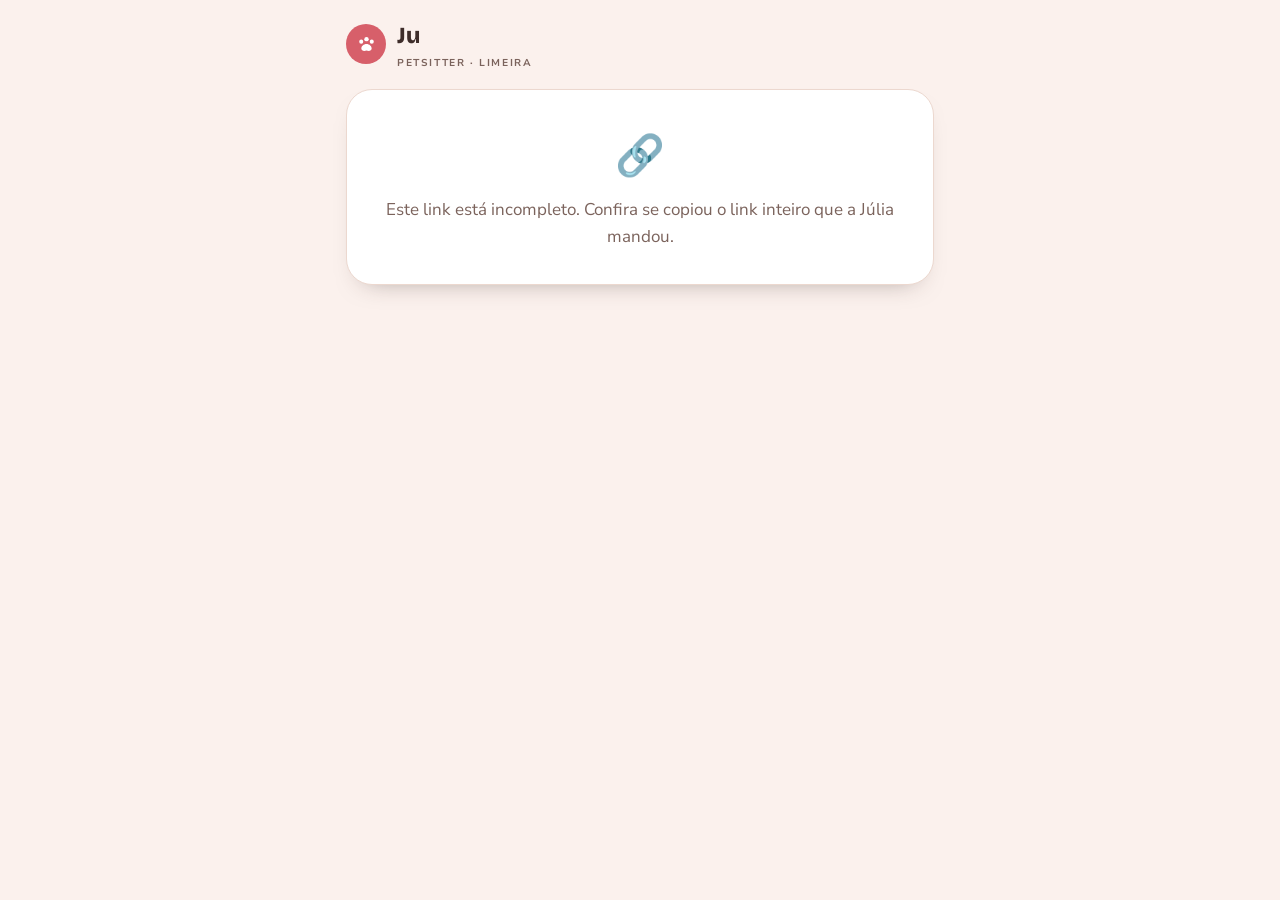
<file: diario.html>
<!DOCTYPE html>
<html lang="pt-BR">
<head>
<meta charset="UTF-8" />
<meta name="viewport" content="width=device-width, initial-scale=1.0" />
<title>Diário da estadia · Ju Pets</title>
<meta name="robots" content="noindex, nofollow" />
<meta name="referrer" content="no-referrer" />
<link rel="preconnect" href="https://fonts.googleapis.com" />
<link rel="preconnect" href="https://fonts.gstatic.com" crossorigin />
<link href="https://fonts.googleapis.com/css2?family=Bricolage+Grotesque:opsz,wght@12..96,700;12..96,800&family=Nunito+Sans:opsz,wght@6..12,400;6..12,600;6..12,700;6..12,800&display=swap" rel="stylesheet" />
<style>
  :root {
    --rose: #D75F6A; --rose-deep: #B5434F; --rose-soft: rgba(215,95,106,0.14);
    --cream: #FBF1ED; --surface: #FFF8F4; --shell: #F5E3DB; --line: #ECD8CF;
    --ink: #3E2D2A; --ink-soft: #7B635C;
    --r-lg: 26px; --r-md: 18px; --r-sm: 12px;
    --shadow-sm: 0 12px 26px -18px rgba(62,45,42,0.5);
  }
  * { box-sizing: border-box; }
  body { margin: 0; background: var(--cream); color: var(--ink); font-family: "Nunito Sans", system-ui, sans-serif; font-size: 17px; line-height: 1.6; -webkit-font-smoothing: antialiased; }
  h1, h2 { font-family: "Bricolage Grotesque", system-ui, sans-serif; font-weight: 800; line-height: 1.08; letter-spacing: -0.02em; margin: 0; }
  [hidden] { display: none !important; }
  .wrap { max-width: 620px; margin: 0 auto; padding: 0 16px; }
  header { padding: 18px 0; }
  .logo { display: inline-flex; align-items: center; gap: 11px; text-decoration: none; color: inherit; }
  .logo .mk { width: 40px; height: 40px; border-radius: 50%; background: var(--rose); color: #fff; display: grid; place-items: center; }
  .logo .mk svg { width: 23px; height: 23px; }
  .logo .wm { font-family: "Bricolage Grotesque", system-ui, sans-serif; font-weight: 800; font-size: 23px; }
  .logo .wm small { display: block; font-family: "Nunito Sans", system-ui, sans-serif; font-size: 10px; font-weight: 700; letter-spacing: .16em; text-transform: uppercase; color: var(--ink-soft); }
  main { padding: 6px 0 40px; }
  .eyebrow { font-weight: 800; text-transform: uppercase; letter-spacing: .18em; font-size: 12px; color: var(--rose); }
  h1 { font-size: clamp(32px, 8vw, 42px); margin: 6px 0 4px; overflow-wrap: anywhere; }
  .sub { color: var(--ink-soft); margin: 0; font-size: 15.5px; }
  .card { background: #fff; border: 1.5px solid var(--line); border-radius: var(--r-lg); padding: 22px 20px; box-shadow: var(--shadow-sm); }
  .msg { text-align: center; padding: 34px 22px; }
  .msg .ic { font-size: 40px; }
  .msg p { margin: 8px 0 0; color: var(--ink-soft); }
  .btn { font: inherit; font-weight: 800; border: 0; cursor: pointer; border-radius: 999px; padding: 12px 24px; font-size: 16px; background: var(--rose); color: #fff; }
  .btn:active { transform: translateY(1px); }
  .btn[disabled] { opacity: .6; cursor: wait; }
  .btn-ghost { background: transparent; color: var(--ink); border: 2px solid var(--ink); padding: 10px 20px; font-size: 15px; }
  .pin-in { display: block; width: 180px; margin: 16px auto 12px; font: inherit; font-size: 28px; letter-spacing: .4em; text-align: center; padding: 10px 12px 10px 22px;
    border: 1.5px solid var(--line); border-radius: var(--r-sm); background: var(--surface); color: var(--ink); }
  .pin-in:focus { outline: none; border-color: var(--rose); box-shadow: 0 0 0 4px var(--rose-soft); }
  .erro { color: var(--rose-deep); font-weight: 700; font-size: 15px; min-height: 1.4em; margin: 0 0 10px; }
  .pets { display: flex; flex-wrap: wrap; gap: 8px; margin: 0 0 18px; }
  .pets button { font: inherit; font-weight: 800; font-size: 15px; border: 1.5px solid var(--line); background: #fff; color: var(--ink); border-radius: 999px; padding: 8px 16px; cursor: pointer; }
  .pets button.on { background: var(--rose); border-color: var(--rose); color: #fff; }
  .ult { display: inline-flex; align-items: center; gap: 8px; margin: 14px 0 0; font-size: 14.5px; font-weight: 700; color: var(--ink-soft); }
  .ult::before { content: ""; width: 9px; height: 9px; border-radius: 50%; background: #6aa84f; }
  .hoje { margin: 18px 0 26px; }
  .hoje h2 { font-size: 20px; margin: 0 0 10px; }
  .dl-resumo span { background: #fff; border: 1.5px solid var(--line); font-size: 14.5px; padding: 6px 12px; }
  .rodape { display: flex; align-items: center; justify-content: center; gap: 12px; flex-wrap: wrap; margin-top: 26px; font-size: 14px; color: var(--ink-soft); }
</style>
<link rel="stylesheet" href="diario.css" />
</head>
<body>
<header>
  <div class="wrap">
    <a class="logo" href="index.html">
      <span class="mk" aria-hidden="true"><svg viewBox="0 0 24 24" fill="currentColor"><circle cx="6.5" cy="9" r="2.1"/><circle cx="12" cy="6.4" r="2.3"/><circle cx="17.5" cy="9" r="2.1"/><path d="M12 11.4c-3 0-5.4 2.3-5.4 4.7 0 1.7 1.5 2.6 3.1 2.6 1 0 1.6-.4 2.3-.4s1.3.4 2.3.4c1.6 0 3.1-.9 3.1-2.6 0-2.4-2.4-4.7-5.4-4.7z"/></svg></span>
      <span class="wm">Ju<small>petsitter · limeira</small></span>
    </a>
  </div>
</header>

<main class="wrap">
  <div id="vMsg" class="card msg"><div class="ic">🐾</div><p>Carregando o diário…</p></div>

  <form id="vPin" class="card msg" hidden novalidate>
    <div class="ic">🔒</div>
    <h2 style="font-size:24px;margin-top:6px">Diário da estadia</h2>
    <p>Para abrir, digite os <b>4 últimos números do seu telefone</b>.</p>
    <input class="pin-in" id="pin" inputmode="numeric" autocomplete="off" maxlength="4" pattern="[0-9]*" aria-label="4 últimos números do telefone" />
    <div class="erro" id="pinErr" role="alert"></div>
    <button type="submit" class="btn" id="pinBtn">Abrir diário</button>
  </form>

  <div id="vDiario" hidden>
    <div class="pets" id="pets" hidden></div>
    <div class="eyebrow">Diário da estadia</div>
    <h1 id="nome"></h1>
    <p class="sub" id="datas"></p>
    <div class="ult" id="ult" hidden></div>
    <div class="hoje" id="hoje"></div>
    <div id="tl"></div>
    <div class="rodape"><span>Atualiza sozinho a cada 2 minutos.</span><button type="button" class="btn btn-ghost" id="atualizar">Atualizar agora</button></div>
  </div>
</main>

<script src="diario.js"></script>
<script>
/* Mesmo projeto do cadastro.html. O tutor só chama a função diario_publico:
   ela devolve apenas o diário deste link (nome do pet, datas e registros). */
const SUPABASE_URL = "https://xeccdccundlhtisaegiy.supabase.co";
const SUPABASE_ANON_KEY = "sb_publishable_CwsfP4zHuRLhyYPYSHN2Rg_2qjhpTgy";

(function () {
  var $ = function (id) { return document.getElementById(id); };
  var esc = JuDiario.esc;
  var codigo = (location.hash.replace(/^#(k=)?/, "").match(/^[0-9a-f]{64}$/) || [""])[0];
  var PIN_KEY = "jupets-diario-pin-" + codigo.slice(0, 12);
  var dados = null, atual = 0, timer = null, carregando = false;

  function lerPin() { try { return localStorage.getItem(PIN_KEY) || ""; } catch (e) { return ""; } }
  function gravarPin(p) { try { p ? localStorage.setItem(PIN_KEY, p) : localStorage.removeItem(PIN_KEY); } catch (e) {} }
  function br(iso) { if (!iso) return ""; var s = iso.split("-"); return s[2] + "/" + s[1]; }

  function mostrar(v) { ["vMsg", "vPin", "vDiario"].forEach(function (x) { $(x).hidden = x !== v; }); }
  function mensagem(ic, txt, tentar) {
    $("vMsg").innerHTML = '<div class="ic">' + ic + "</div><p>" + txt + "</p>" +
      (tentar ? '<p style="margin-top:16px"><button type="button" class="btn" id="tentar">Tentar de novo</button></p>' : "");
    if (tentar) $("tentar").addEventListener("click", function () { carregar(); });
    mostrar("vMsg");
  }

  function carregar(pin) {
    if (!codigo) return Promise.resolve(mensagem("🔗", "Este link está incompleto. Confira se copiou o link inteiro que a Júlia mandou."));
    if (carregando) return Promise.resolve();
    carregando = true;
    var p = pin != null ? pin : lerPin();
    return fetch(SUPABASE_URL.replace(/\/$/, "") + "/rest/v1/rpc/diario_publico", {
      method: "POST", headers: { apikey: SUPABASE_ANON_KEY, "Content-Type": "application/json" },
      body: JSON.stringify({ p_codigo: codigo, p_pin: p || null })
    }).then(function (r) {
      if (!r.ok) throw new Error("HTTP " + r.status);
      return r.json();
    }).then(function (d) {
      if (d.erro === "invalido") return mensagem("🔗", "Este link não funciona mais. Peça o link novo para a Júlia.");
      if (d.erro === "expirado") return mensagem("🏡", "Este diário foi encerrado. Obrigado por confiar na Ju Pets! 🐾");
      if (d.pin) {
        gravarPin("");
        $("pinErr").textContent = d.erro === "bloqueado" ? "Muitas tentativas. Espere 15 minutos e tente de novo."
          : d.erro === "pin" && p ? "Esses números não conferem. Tente de novo." : "";
        $("pin").value = "";
        mostrar("vPin"); $("pin").focus();
        return;
      }
      if (p) gravarPin(p);
      dados = d; render(); mostrar("vDiario");
      agendar();
    }).catch(function (e) {
      console.error(e);
      if (!dados) mensagem("📶", "Não consegui carregar o diário. Confira sua internet.", true);
    }).finally(function () { carregando = false; });
  }

  function render() {
    var pets = dados.pets || [];
    if (!pets.length) return mensagem("🏡", "Este diário ainda não tem nenhum pet.");
    if (atual >= pets.length) atual = 0;
    var p = pets[atual], regs = p.registros || [], hoje = JuDiario.diaKey(new Date());
    $("pets").hidden = pets.length < 2;
    $("pets").innerHTML = pets.map(function (x, i) {
      return '<button type="button" data-i="' + i + '" class="' + (i === atual ? "on" : "") + '">' + esc(x.nome) + "</button>";
    }).join("");
    $("nome").textContent = p.nome;
    document.title = "Diário · " + p.nome + " · Ju Pets";
    var fem = p.sexo === "Fêmea";
    $("datas").textContent = (fem ? "Hospedada" : "Hospedado") + " desde " + br(p.entrada) + (p.saida ? " · volta pra casa " + br(p.saida) : "");
    $("ult").hidden = !regs.length;
    if (regs.length) $("ult").textContent = "Última atualização " + JuDiario.haQuanto(regs[0].em) + " (" + JuDiario.hora(regs[0].em) + ")";
    var res = JuDiario.resumoDia(regs, hoje);
    $("hoje").innerHTML = res.length ? "<h2>Hoje até agora</h2>" + '<div class="dl-resumo">' + res.map(function (x) {
      return "<span>" + x.ic + " " + esc(x.t) + (x.n > 1 ? " · " + x.n + "x" : "") + "</span>";
    }).join("") + "</div>" : "";
    $("tl").innerHTML = JuDiario.linhaDoTempo(regs, { vazio: "Ainda não tem registros. Assim que a Júlia anotar algo, aparece aqui. 🐾" });
  }

  function agendar() {
    clearTimeout(timer);
    timer = setTimeout(function () { if (document.visibilityState !== "hidden") carregar(); else agendar(); }, 120000);
  }
  document.addEventListener("visibilitychange", function () { if (document.visibilityState === "visible" && dados) carregar(); });
  $("atualizar").addEventListener("click", function () {
    var b = this; b.disabled = true;
    carregar().then(function () { b.disabled = false; });
  });
  $("pets").addEventListener("click", function (ev) {
    var b = ev.target.closest("[data-i]");
    if (b) { atual = +b.getAttribute("data-i"); render(); window.scrollTo(0, 0); }
  });
  $("pin").addEventListener("input", function () { this.value = this.value.replace(/\D/g, "").slice(0, 4); });
  $("vPin").addEventListener("submit", function (ev) {
    ev.preventDefault();
    var v = $("pin").value;
    if (v.length !== 4) { $("pinErr").textContent = "Digite os 4 números."; return; }
    $("pinBtn").disabled = true;
    carregar(v).then(function () { $("pinBtn").disabled = false; });
  });
  window.addEventListener("hashchange", function () { location.reload(); });

  carregar();
})();
</script>
</body>
</html>
</file>
<file: form.css>
/* Formulário do cadastro do pet — usado em cadastro.html e admin.html (edição). */
.cad-form { max-width: 760px; margin: 38px auto 0; display: grid; gap: 22px; }
.card { background: #fff; border: 1px solid var(--line); border-radius: var(--r-lg); padding: 30px; box-shadow: var(--shadow-sm); }
.card-title { display: flex; align-items: center; gap: 12px; font-size: 22px; margin: 0 0 20px; }
.card-title .ic { width: 38px; height: 38px; border-radius: 50%; background: var(--rose-soft); color: var(--rose-deep); display: inline-grid; place-items: center; font-size: 18px; flex: none; }
.grp + .grp { margin-top: 26px; padding-top: 24px; border-top: 1px dashed var(--line); }
.grp-title { font-weight: 800; text-transform: uppercase; letter-spacing: 0.14em; font-size: 12px; color: var(--rose); margin: 0 0 14px; }
.fields { display: grid; gap: 18px; }
.row2 { display: grid; grid-template-columns: 1fr 1fr; gap: 18px; }
.f label.lbl, .f .lbl { display: block; font-weight: 700; font-size: 15.5px; margin-bottom: 7px; line-height: 1.35; }
.req { color: var(--rose); }
.hint { display: block; font-weight: 500; font-size: 13.5px; color: var(--ink-soft); margin-top: 2px; }
.f input[type=text], .f input[type=tel], .f input[type=date], .f input[type=number], .f textarea {
  width: 100%; box-sizing: border-box; font: inherit; font-size: 16px; color: var(--ink);
  background: var(--surface); border: 1.5px solid var(--line); border-radius: var(--r-sm); padding: 12px 14px;
  transition: border-color .15s, box-shadow .15s; }
.f textarea { min-height: 96px; resize: vertical; line-height: 1.5; }
.f input:focus, .f textarea:focus { outline: none; border-color: var(--rose); box-shadow: 0 0 0 4px var(--rose-soft); background: #fff; }
.f.err input, .f.err textarea { border-color: var(--rose-deep); }
.f .msg { display: none; color: var(--rose-deep); font-size: 13.5px; font-weight: 700; margin-top: 6px; }
.f.err .msg { display: block; }
.unit { position: relative; }
.unit input { padding-right: 46px !important; }
.unit span { position: absolute; right: 14px; top: 50%; transform: translateY(-50%); color: var(--ink-soft); font-weight: 700; font-size: 14px; }

[data-only][hidden], [data-if][hidden] { display: none !important; }

/* opções em pílula (radio + checkbox) */
.opts { display: flex; flex-wrap: wrap; gap: 9px; }
.opt { position: relative; }
.opt input { position: absolute; opacity: 0; inset: 0; margin: 0; pointer-events: none; }
.opt span { display: inline-flex; align-items: center; gap: 7px; padding: 10px 16px; border-radius: 999px; border: 1.5px solid var(--line);
  background: var(--surface); font-weight: 700; font-size: 15px; cursor: pointer; transition: all .15s; user-select: none; line-height: 1.25; }
.opt input[type=checkbox] + span::before { content: ""; width: 16px; height: 16px; border-radius: 5px; border: 1.5px solid #cbb3aa; background: #fff; flex: none; }
.opt input:checked + span { background: var(--rose); border-color: var(--rose); color: #fff; }
.opt input[type=checkbox]:checked + span::before { border-color: #fff; background: #fff url("data:image/svg+xml,%3Csvg xmlns='http://www.w3.org/2000/svg' viewBox='0 0 24 24' fill='none' stroke='%23D75F6A' stroke-width='4' stroke-linecap='round' stroke-linejoin='round'%3E%3Cpath d='M5 12.5l4.5 4.5L19 7.5'/%3E%3C/svg%3E") center/12px no-repeat; }
.opt input:focus-visible + span { box-shadow: 0 0 0 4px var(--rose-soft); }
.opt-outro { margin-top: 10px; }
.f.err .opts .opt span { border-color: var(--rose-deep); }
.follow { margin-top: 12px; }
.check-line { display: flex; gap: 12px; align-items: flex-start; background: var(--surface); border: 1.5px solid var(--line); border-radius: var(--r-md); padding: 16px; cursor: pointer; }
.check-line input { width: 20px; height: 20px; accent-color: var(--rose); margin-top: 2px; flex: none; }
.f.err .check-line { border-color: var(--rose-deep); }
.legal { font-size: 15px; line-height: 1.55; color: var(--ink); background: var(--honey-soft); border-radius: var(--r-md); padding: 14px 16px; margin-bottom: 12px; }

/* card do pet */
.pet-card { border-top: 6px solid var(--rose); }
.pet-head { display: flex; align-items: center; justify-content: space-between; gap: 12px; margin-bottom: 20px; }
.pet-head .card-title { margin: 0; }
.pet-rm { background: none; border: 0; color: var(--ink-soft); font: inherit; font-weight: 700; font-size: 14px; cursor: pointer; text-decoration: underline; padding: 6px; }
.pet-rm:hover { color: var(--rose-deep); }
.add-pet { width: 100%; border: 2px dashed var(--rose); background: transparent; color: var(--rose-deep); font: inherit; font-weight: 800; font-size: 17px;
  padding: 20px; border-radius: var(--r-lg); cursor: pointer; transition: background .15s; }
.add-pet:hover { background: var(--rose-soft); }
.send-row { display: flex; flex-direction: column; align-items: center; gap: 12px; text-align: center; }
.send-row .btn { font-size: 18px; padding: 17px 44px; }
.send-row .btn[disabled] { opacity: .6; cursor: wait; }
.form-error { display: none; background: var(--rose-soft); color: var(--rose-deep); border-radius: var(--r-md); padding: 14px 18px; font-weight: 700; font-size: 15px; text-align: left; }
.form-error.show { display: block; }
.form-error a { color: inherit; }

@media (max-width: 720px) {
  .card { padding: 22px 18px; }
  .row2 { grid-template-columns: 1fr; }
}
</file>
<file: ficha.css>
/* Ficha cadastral do pet — usada em cadastro.html (cliente) e admin.html (Júlia).
   Pensada pra leitura no celular: uma coluna estreita. O PDF (JuFicha.baixarPdf)
   é uma "foto" dessa mesma coluna, então tela e PDF ficam iguais.
   Depende das variáveis de cor do site (:root). */

/* Fonte própria da ficha (DejaVu Sans, só os caracteres usados), pra ficha e o PDF
   saírem iguais em qualquer celular ou computador. */
@font-face { font-family: "Ficha Sans"; src: url("fonts/DejaVuSans.woff2") format("woff2"); font-weight: 400; font-display: block; }
@font-face { font-family: "Ficha Sans"; src: url("fonts/DejaVuSans-Bold.woff2") format("woff2"); font-weight: 700; font-display: block; }
.ficha, .ficha * { font-family: "Ficha Sans", "DejaVu Sans", Verdana, sans-serif !important; box-sizing: border-box; }

.ficha { width: 100%; max-width: 460px; margin: 0 auto; background: #fff; border: 1px solid var(--line); border-radius: 26px;
  box-shadow: var(--shadow); overflow: hidden; color: var(--ink); font-size: 14.5px; line-height: 1.5; text-align: left; }

/* topo */
.fx-top { background: var(--rose); color: #fff; padding: 20px 20px 22px;
  background-image: radial-gradient(circle at 105% -10%, rgba(255,255,255,.22) 0 90px, transparent 91px), radial-gradient(circle at 80% 125%, rgba(255,255,255,.14) 0 70px, transparent 71px); }
.fx-brand { display: flex; align-items: center; gap: 10px; }
.fx-brand .mk { width: 34px; height: 34px; border-radius: 50%; background: #fff; color: var(--rose); display: flex; align-items: center; justify-content: center; flex: none; }
.fx-brand .mk svg { width: 20px; height: 20px; }
.fx-brand span { font-weight: 700; font-size: 10.5px; letter-spacing: .14em; text-transform: uppercase; opacity: .95; }
.fx-title { font-weight: 700; font-size: 25px; line-height: 1.15; margin: 16px 0 4px; overflow-wrap: anywhere; }
.fx-meta { font-size: 12.5px; opacity: .92; }

/* seções */
.fx-body { padding: 18px 16px 8px; }
.fx-block { background: #fff; border: 1px solid var(--line); border-radius: 18px; padding: 14px 14px 12px; margin-bottom: 14px; }
.fx-sec + .fx-sec { margin-top: 16px; }
.fx-sec h3 { font-weight: 700; text-transform: uppercase; letter-spacing: .12em; font-size: 11px; color: var(--rose); margin: 0 0 8px; display: flex; align-items: center; gap: 8px; }
.fx-sec h3::after { content: ""; flex: 1; height: 1px; background: var(--line); }
.kv { display: flex; flex-wrap: wrap; gap: 10px 14px; margin: 0; }
.kv > div { flex: 1 1 100%; min-width: 0; }
.kv > div.half { flex: 1 1 150px; }   /* lado a lado quando cabe; senão, um embaixo do outro */
.kv dt { font-size: 10.5px; font-weight: 700; color: var(--ink-soft); text-transform: uppercase; letter-spacing: .06em; }
.kv dd { margin: 1px 0 0; font-weight: 700; font-size: 15px; white-space: pre-line; overflow-wrap: anywhere; }
.kv dd a { color: inherit; text-decoration: none; }
.fx-note { font-size: 13px; font-weight: 400; color: var(--ink-soft); }

/* pet */
.fx-pet { border: 1.5px solid var(--line); border-radius: 18px; overflow: hidden; margin-bottom: 14px; }
.fx-pet-head { background: var(--surface); padding: 14px; display: flex; align-items: center; gap: 12px; border-bottom: 1.5px solid var(--line); }
.fx-pet-head .av { width: 44px; height: 44px; border-radius: 50%; background: var(--rose-soft); display: flex; align-items: center; justify-content: center; font-size: 22px; flex: none; }
.fx-pet-head h4 { font-weight: 700; font-size: 21px; line-height: 1.15; margin: 0; overflow-wrap: anywhere; }
.fx-pet-body { padding: 14px; }
.fx-tags { display: flex; flex-wrap: wrap; gap: 5px; margin-top: 5px; }
.tag { display: inline-flex; align-items: center; gap: 4px; font-weight: 700; font-size: 11.5px; line-height: 1.3; padding: 4px 9px; border-radius: 999px; background: var(--shell); color: var(--ink); }
.tag.rose { background: var(--rose-soft); color: var(--rose-deep); }
.tag.sage { background: var(--sage-soft); color: var(--sage-ink); }
.tag.honey { background: var(--honey-soft); color: var(--honey-ink); }
.alerts { display: flex; flex-direction: column; gap: 6px; margin-bottom: 12px; }
.alert { border-radius: 12px; padding: 9px 12px; font-size: 14px; background: var(--rose-soft); color: var(--ink); }
.alert b { color: var(--rose-deep); }
.alert.ok { background: var(--sage-soft); }
.alert.ok b { color: var(--sage-ink); }

/* autorizações */
.auths { display: flex; flex-direction: column; gap: 9px; }
.auth { display: flex; gap: 9px; align-items: flex-start; font-size: 13.5px; line-height: 1.45; }
.auth .ck { width: 20px; height: 20px; border-radius: 50%; display: flex; align-items: center; justify-content: center; flex: none; font-size: 11px; font-weight: 700; color: #fff; background: var(--sage); margin-top: 1px; }
.auth .ck.no { background: #c9b5ad; }
.fx-foot { text-align: center; font-size: 11.5px; color: var(--ink-soft); padding: 4px 16px 18px; }

@media (max-width: 400px) {
  .fx-body { padding: 14px 10px 6px; }
  .fx-block, .fx-pet-body { padding-left: 12px; padding-right: 12px; }
  .fx-pet-head { padding: 12px; }
}

/* versão usada pra gerar o PDF: sem sombra/borda arredondada externa */
.ficha.fx-export { box-shadow: none; border: 0; border-radius: 0; max-width: none; width: 460px; }

/* impressão pelo navegador (plano B): só a ficha */
@media print {
  header.nav, footer.foot, .wa-float, .no-print { display: none !important; }
  body { background: #fff !important; }
  .section { padding: 0 !important; }
  .ficha { box-shadow: none; }
  .ficha, .ficha * { -webkit-print-color-adjust: exact; print-color-adjust: exact; }
}
</file>
<file: boletim.css>
/* Boletim do dia — cartão que a Júlia manda pro tutor (admin.html).
   O PNG (JuBoletim.png) é uma "foto" desse mesmo cartão, então prévia e imagem ficam iguais.
   Depende das variáveis de cor do site (:root). */
.bol { width: 100%; max-width: 380px; margin: 0 auto; background: #fff; border: 1.5px solid var(--line); border-radius: 26px;
  box-shadow: var(--shadow); color: var(--ink); font-family: "Nunito Sans", system-ui, sans-serif; text-align: left; line-height: 1.5; }
.bol-top { background: var(--rose); color: #fff; border-radius: 24px 24px 0 0; padding: 22px 22px 20px; display: flex; align-items: center; gap: 14px; }
.bol-top .tt { flex: 1; min-width: 0; }
.bol-h { font-family: "Bricolage Grotesque", system-ui, sans-serif; font-weight: 800; font-size: 26px; line-height: 1.1; letter-spacing: -0.01em; }
.bol-sub { font-weight: 800; font-size: 10.5px; letter-spacing: .16em; text-transform: uppercase; margin-top: 7px; opacity: .95; }
.bol-mk { width: 52px; height: 52px; border-radius: 50%; background: #fff; color: var(--rose); display: flex; align-items: center; justify-content: center; flex: none; }
.bol-mk svg { width: 25px; height: 25px; }

.bol-body { padding: 20px 22px 18px; }
.bol-foto { height: 240px; border-radius: 18px; background-color: var(--shell); background-size: cover; background-position: center; margin-bottom: 18px; }
.bol-kv { display: flex; gap: 16px; margin: 0 0 4px; }
.bol-kv > div { flex: 1 1 0; min-width: 0; border-bottom: 2px dotted var(--line); padding-bottom: 10px; }
.bol-kv dt { font-weight: 800; font-size: 10.5px; letter-spacing: .12em; text-transform: uppercase; color: var(--ink-soft); }
.bol-kv dd { margin: 4px 0 0; font-family: "Bricolage Grotesque", system-ui, sans-serif; font-weight: 700; font-size: 20px; line-height: 1.2; overflow-wrap: anywhere; }

.bol-sec { padding: 14px 0 12px; border-bottom: 1.5px dashed var(--line); }
.bol-sec:last-of-type { border-bottom: 0; }
.bol-sec h3 { display: flex; align-items: center; gap: 8px; margin: 0; font-family: "Bricolage Grotesque", system-ui, sans-serif; font-weight: 700; font-size: 17px; line-height: 1.25; letter-spacing: -0.01em; color: var(--ink); }
.bol-sec h3 .ic { font-size: 17px; }
.bol-q { margin: 3px 0 0; font-size: 13px; color: var(--ink-soft); }
.bol-linha { margin-top: 9px; }
.bol-linha .bol-rot { display: block; font-weight: 800; font-size: 13.5px; margin-bottom: 5px; }
.bol-ops { display: flex; flex-wrap: wrap; gap: 6px; }
.bol-op { display: inline-flex; align-items: center; gap: 6px; font-size: 13.5px; line-height: 1.3; padding: 5px 11px; border-radius: 999px;
  border: 1.5px solid var(--line); color: #b39c95; }
.bol-op.on { background: var(--sage); border-color: var(--sage); color: #fff; font-weight: 800; }
.bol-op .ck { display: flex; }
.bol-obs { margin-top: 6px; font-size: 14px; color: var(--ink); overflow-wrap: anywhere; }
.bol-obs b { color: var(--sage-ink); }
.bol-humor { margin-top: 10px; background: var(--rose-soft); color: var(--rose-deep); border-radius: 16px; padding: 13px 16px; font-size: 15px; line-height: 1.5; overflow-wrap: anywhere; white-space: pre-line; }
.bol-humor b { font-weight: 800; }
.bol-foot { text-align: center; font-size: 11.5px; font-weight: 700; color: var(--ink-soft); padding: 0 16px 16px; letter-spacing: .04em; }

/* versão fora da tela usada pra gerar o PNG: largura fixa e um respiro creme em volta */
.bol-shot { position: fixed; left: -10000px; top: 0; width: 420px; padding: 20px; background: var(--cream); }
.bol-shot .bol { max-width: none; box-shadow: none; }
</file>
<file: diario.css>
/* Diário da hospedagem — linha do tempo (admin.html e diario.html).
   Depende das variáveis de cor do site (:root). */
.dl-dia + .dl-dia { margin-top: 20px; }
.dl-dia h3 { font-size: 15px; font-family: "Nunito Sans", system-ui, sans-serif; font-weight: 800; text-transform: uppercase; letter-spacing: .1em;
  color: var(--rose-deep); margin: 0 0 8px; }
.dl-tl { list-style: none; margin: 0; padding: 0; background: #fff; border: 1.5px solid var(--line); border-radius: var(--r-md); overflow: hidden; }
.dl-tl li { display: flex; align-items: flex-start; gap: 12px; padding: 11px 14px; border-bottom: 1px solid var(--line); font-size: 15.5px; line-height: 1.45; }
.dl-tl li:last-child { border-bottom: 0; }
.dl-hr { font-family: "Bricolage Grotesque", system-ui, sans-serif; font-weight: 700; color: var(--ink-soft); width: 44px; flex: none; padding-top: 1px; }
.dl-ic { font-size: 18px; width: 24px; text-align: center; flex: none; }
.dl-tx { flex: 1; min-width: 0; overflow-wrap: anywhere; }
.dl-obs { display: block; color: var(--ink-soft); font-size: 14.5px; white-space: pre-line; }
.dl-x { background: none; border: 0; font: inherit; font-size: 14px; color: var(--ink-soft); cursor: pointer; padding: 2px 6px; border-radius: 8px; flex: none; }
.dl-x:hover { color: var(--rose-deep); background: var(--rose-soft); }
.dl-vazio { text-align: center; color: var(--ink-soft); padding: 26px 10px; background: #fff; border: 1.5px dashed var(--line); border-radius: var(--r-md); }
.dl-resumo { display: flex; flex-wrap: wrap; gap: 6px; }
.dl-resumo span { display: inline-flex; align-items: center; gap: 4px; background: var(--shell); border-radius: 999px; padding: 4px 10px; font-size: 13.5px; font-weight: 800; }
</file>
<file: insta.css>
/* Artes do Instagram (admin.html, aba Instagram) — kit do Claude Design.
   Tudo desenhado no tamanho final (post 1080×1350, story 1080×1920, stickers transparentes);
   a prévia só encolhe com transform, e o PNG é uma "foto" do mesmo HTML. */

/* ---------- moldura ---------- */
.igk { --rose-soft: #F6DDDE; --honey-soft: #F7E7CC; --sage-soft: #E2E6D6;
  position: relative; overflow: hidden; box-sizing: border-box; display: flex; flex-direction: column;
  font-family: "Nunito Sans", system-ui, sans-serif; color: var(--ink); line-height: 1.2; text-align: left;
  -webkit-font-smoothing: antialiased; background: var(--surface); }
.igk * { box-sizing: border-box; }
.igk h1 { font-family: "Bricolage Grotesque", system-ui, sans-serif; font-weight: 800; line-height: 1.02; letter-spacing: -0.02em; margin: 0; }
.igk p { margin: 0; }
.igk-pad { padding: 96px 92px 100px; }
.igk-spad { padding: 110px 92px 130px; }

/* logo (círculo com pata + "Ju petsitter · limeira") */
.igk-logo { display: flex; align-items: center; gap: 20px; flex: none; text-align: left; }
.igk-logo .mk { width: 76px; height: 76px; border-radius: 50%; background: var(--rose); color: #fff;
  display: flex; align-items: center; justify-content: center; box-shadow: inset 0 0 0 5px rgba(255,255,255,0.22); }
.igk-logo .mk svg { width: 44px; height: 44px; display: block; }
.igk-logo .wm { font-family: "Bricolage Grotesque", system-ui, sans-serif; font-weight: 800; font-size: 44px;
  letter-spacing: -0.02em; line-height: 1; color: var(--ink); }
.igk-logo .wm small { display: block; font-family: "Nunito Sans", system-ui, sans-serif; font-size: 19px; font-weight: 800;
  letter-spacing: 0.22em; text-transform: uppercase; color: var(--ink-soft); margin-top: 6px; }
.igk-logo.dark .wm { color: #fff; text-shadow: 0 2px 22px rgba(30,16,14,0.5); }
.igk-logo.dark .wm small { color: rgba(255,255,255,0.72); }
.igk-logo.dark .mk { background: #fff; color: var(--rose); box-shadow: inset 0 0 0 5px rgba(215,95,106,0.18); }

/* foto enquadrável: o <img> é posicionado em px pelo insta.js (zoom + arrastar) */
.igk-ph { position: relative; overflow: hidden; background: var(--shell); }
.igk-ph > img { position: absolute; left: 0; top: 0; width: 100%; height: 100%; object-fit: cover; display: block; max-width: none; }
.igk-full { position: absolute; inset: 0; }

.igk-badge { display: inline-block; padding: 18px 32px; border-radius: 999px; font-weight: 900; font-size: 30px;
  letter-spacing: 0.06em; text-transform: uppercase; line-height: 1; white-space: nowrap; }
.igk-top { display: flex; align-items: center; justify-content: space-between; position: relative; }
.igk em { font-style: normal; color: var(--rose); }
.igk.c-rosa em, .igk.c-salvia em, .kp-foto em, .ks-foto em { color: var(--honey-soft); }
.igk.c-mel em, .kp-visitas em { color: var(--rose-deep); }

/* cores de fundo (posts e stories de cor chapada) */
.igk.c-rosa { background: var(--rose); color: #fff; }
.igk.c-salvia { background: var(--sage); color: #fff; }
.igk.c-mel { background: var(--honey); color: #3b2608; }
.igk.c-mel .igk-logo .wm { color: #3b2608; text-shadow: none; }
.igk.c-mel .igk-logo .wm small { color: rgba(59,38,8,0.7); }

/* ---------- posts 1080×1350 ---------- */
.kp-vaga .igk-badge { background: rgba(255,255,255,0.2); color: inherit; }
.kp-vaga.c-mel .igk-badge { background: rgba(255,255,255,0.5); }
.kp-vaga .mo { font-family: "Bricolage Grotesque", system-ui, sans-serif; font-weight: 800; font-size: 46px; margin-top: auto; opacity: 0.92; }
.kp-vaga h1 { font-size: 128px; margin-top: 18px; }
.kp-vaga .ft { margin-top: 44px; padding-top: 36px; border-top: 3px solid rgba(255,255,255,0.3); font-size: 38px; font-weight: 800;
  display: flex; justify-content: space-between; gap: 30px; }
.kp-vaga.c-mel .ft { border-top-color: rgba(59,38,8,0.25); }
.kp-vaga .ft span:last-child { text-align: right; }

.kp-visitas { background: var(--honey); color: #3b2608; }
.kp-visitas .igk-ph { flex: 1; min-height: 0; }
.kp-visitas .lg { position: absolute; top: 60px; left: 70px; }
.kp-visitas .bx { padding: 60px 80px 80px; }
.kp-visitas .igk-badge { background: rgba(255,255,255,0.5); color: #3b2608; }
.kp-visitas h1 { font-size: 96px; margin-top: 30px; }
.kp-visitas p { font-size: 38px; font-weight: 800; margin-top: 20px; }

.kp-foto { background: var(--ink); color: #fff; }
.kp-foto .scr { position: absolute; inset: 0;
  background: linear-gradient(180deg, rgba(40,26,24,0.45) 0%, rgba(40,26,24,0) 22%, rgba(40,26,24,0) 50%, rgba(30,18,16,0.85) 100%); }
.kp-foto .igk-badge { background: rgba(255,255,255,0.94); color: var(--rose-deep); }
.kp-foto .cpt { margin-top: auto; position: relative; }
.kp-foto h1 { font-size: 104px; }
.kp-foto p { font-size: 40px; margin-top: 20px; line-height: 1.3; opacity: 0.94; }

.kp-duvida .igk-badge { background: var(--rose-soft); color: var(--rose-deep); align-self: flex-start; }
.kp-duvida h1 { font-size: 112px; margin-top: 60px; }
.kp-duvida h1 em { color: var(--rose); }
.kp-duvida p { font-size: 44px; line-height: 1.36; color: var(--ink-soft); margin-top: 40px; }
.kp-duvida .by { margin-top: auto; display: flex; align-items: center; justify-content: space-between; }
.kp-duvida .sig { font-family: "Bricolage Grotesque", system-ui, sans-serif; font-weight: 700; font-size: 60px; color: var(--rose); }

/* ---------- stories 1080×1920 ---------- */
.ks-foto { background: var(--ink); }
.ks-foto .scr { position: absolute; inset: 0; opacity: 0.7;
  background: linear-gradient(180deg, rgba(40,26,24,0.55) 0%, rgba(40,26,24,0.05) 16%, rgba(35,22,20,0) 30%, rgba(30,18,16,0.45) 48%, rgba(26,15,13,0.74) 64%, rgba(20,12,11,0.9) 80%, rgba(16,9,8,0.97) 100%); }
.ks-foto .igk-spad { position: relative; }
.ks-pin { position: absolute; left: 92px; right: 92px; bottom: 260px; background: #fff; color: var(--ink); border-radius: 48px; padding: 52px 60px; }
.ks-pin .t { font-weight: 900; font-size: 34px; letter-spacing: 0.1em; text-transform: uppercase; color: var(--sage-ink); }
.ks-pin .b { font-family: "Bricolage Grotesque", system-ui, sans-serif; font-weight: 800; font-size: 84px; margin-top: 10px; line-height: 1.02; letter-spacing: -0.02em; }
.ks-pin.mel { background: var(--honey); color: #3b2608; }
.ks-pin.mel .t { color: #3b2608; font-family: "Bricolage Grotesque", system-ui, sans-serif; text-transform: none; letter-spacing: 0; font-size: 66px; font-weight: 800; }
.ks-pin ul { list-style: none; margin: 24px 0 0; padding: 0; font-size: 44px; font-weight: 800; }
.ks-pin li { margin-top: 14px; }
.rot-l { transform: rotate(-4deg); }
.rot-r { transform: rotate(4deg); }

.ks-vaga { align-items: center; justify-content: center; text-align: center; }
.ks-vaga .lg { position: absolute; top: 110px; left: 92px; }
.ks-vaga .big { display: inline-block; background: rgba(255,255,255,0.2); border-radius: 999px; padding: 22px 40px; font-weight: 900;
  font-size: 34px; letter-spacing: 0.16em; text-transform: uppercase; }
.ks-vaga.c-mel .big { background: rgba(255,255,255,0.5); }
.ks-vaga h1 { font-size: 150px; margin: 60px 0 30px; }
.ks-vaga p { font-size: 50px; opacity: 0.94; }
.ks-vaga .lnk { position: absolute; bottom: 200px; left: 0; right: 0; text-align: center; }
.ks-vaga .lnk span { display: inline-block; background: #fff; color: var(--rose-deep); padding: 30px 52px; border-radius: 999px; font-weight: 900; font-size: 40px; }

.ks-depo .q { font-family: "Bricolage Grotesque", system-ui, sans-serif; font-weight: 800; color: var(--rose); font-size: 300px; line-height: 0.6; margin-top: 220px; }
.ks-depo blockquote { margin: 40px 0 0; font-family: "Bricolage Grotesque", system-ui, sans-serif; font-weight: 700; font-size: 92px; line-height: 1.14; letter-spacing: -0.02em; }
.ks-depo .stars { color: var(--honey); font-size: 64px; letter-spacing: 10px; margin-top: 50px; }
.ks-depo .who { margin-top: auto; font-size: 40px; color: var(--ink-soft); }
.ks-depo .who b { color: var(--ink); }

/* stories de texto e de foto com legenda (mesmo desenho dos posts, maiores) */
.ks-info .igk-badge { font-size: 34px; padding: 20px 36px; }
.ks-info h1 { font-size: 146px; margin-top: auto; }
.ks-info p { font-size: 60px; margin-top: 60px; }
.ks-info .sig { font-size: 64px; }
.ks-legenda { padding-bottom: 220px; }
.ks-legenda .igk-badge { font-size: 34px; padding: 20px 36px; }
.ks-legenda h1 { font-size: 120px; }
.ks-legenda p { font-size: 48px; }

/* capa de destaque (o Instagram recorta o círculo do meio) */
.ks-capa { background: var(--cream); align-items: center; justify-content: center; }
.ks-capa .disc { width: 480px; height: 480px; border-radius: 50%; background: var(--rose); color: #fff; display: flex; align-items: center; justify-content: center;
  font-size: 230px; line-height: 1; box-shadow: inset 0 0 0 14px rgba(255,255,255,0.18), 0 50px 90px -40px rgba(181,67,79,0.55); }
.ks-capa .lbl { position: absolute; bottom: 150px; left: 0; right: 0; text-align: center; font-family: "Bricolage Grotesque", system-ui, sans-serif;
  font-weight: 800; font-size: 120px; line-height: 1.05; color: var(--ink); letter-spacing: -0.01em; }

/* ---------- stickers (fundo transparente) ---------- */
.igk.stk { background: transparent; align-items: center; justify-content: center; }
.stk-pill { display: inline-block; border-radius: 999px; padding: 44px 76px; font-weight: 900; font-size: 76px; line-height: 1; white-space: nowrap; border: 10px solid #fff; }
.stk-circle { width: 520px; height: 520px; border-radius: 50%; display: flex; align-items: center; justify-content: center; text-align: center; border: 14px solid #fff; }
.stk-circle .em { font-size: 170px; line-height: 1; display: block; }
.stk-circle small { display: block; font-weight: 900; font-size: 50px; text-transform: uppercase; letter-spacing: 0.06em; margin-top: 18px; line-height: 1.15; }
.stk-logo { width: 560px; height: 560px; border-radius: 50%; background: var(--rose); color: #fff; display: flex; align-items: center; justify-content: center; text-align: center; border: 14px solid #fff; }
.stk-logo svg { width: 150px; height: 150px; display: inline-block; vertical-align: top; }
.stk-logo .wm { font-family: "Bricolage Grotesque", system-ui, sans-serif; font-weight: 800; font-size: 120px; line-height: 1; margin-top: 14px; }
.stk-logo small { display: block; font-weight: 900; font-size: 36px; letter-spacing: 0.2em; text-transform: uppercase; margin-top: 12px; opacity: 0.9; }
.s-rose { background: var(--rose); color: #fff; }
.s-honey { background: var(--honey); color: #3b2608; }
.s-sage { background: var(--sage); color: #fff; }
.s-cream { background: var(--surface); color: var(--rose-deep); }
.s-white { background: #fff; color: var(--rose-deep); border-color: var(--rose); }

/* ---------- tela do admin ---------- */
.igk-thumb { position: relative; overflow: hidden; width: 100%; background: var(--shell); }
.igk-thumb.checker { background: repeating-conic-gradient(#f1e6e0 0 25%, #fff 0 50%) 0 0 / 20px 20px; }
.igk-thumb > .igk { position: absolute; left: 0; top: 0; transform-origin: top left; }
.igk-shot { position: fixed; left: -20000px; top: 0; }

.ig-sec { margin-top: 34px; }
.ig-sec:first-of-type { margin-top: 18px; }
.ig-sec .h2 small { font-family: "Nunito Sans", system-ui, sans-serif; font-size: 14px; font-weight: 700; color: var(--ink-soft); letter-spacing: 0; margin-left: 8px; }
.ig-cards { display: grid; grid-template-columns: repeat(auto-fill, minmax(140px, 1fr)); gap: 12px; margin-top: 12px; align-items: start; }
.ig-card { background: #fff; border: 1.5px solid var(--line); border-radius: var(--r-md); overflow: hidden; display: flex; flex-direction: column;
  font: inherit; color: inherit; text-align: left; padding: 0; cursor: pointer; }
.ig-card:hover { border-color: var(--rose); }
.ig-card .ig-body { padding: 10px 12px 12px; display: flex; align-items: center; gap: 8px; }
.ig-card .ig-nm { font-weight: 800; font-size: 14.5px; line-height: 1.25; flex: 1; min-width: 0; }
.ig-card .ig-nm small { display: block; color: var(--ink-soft); font-weight: 700; font-size: 12px; }
.ig-card .ig-go { font-weight: 900; font-size: 13px; color: var(--rose-deep); white-space: nowrap; }

.ig-dest { margin-top: 16px; }
.ig-dest-h { display: flex; align-items: center; justify-content: space-between; gap: 10px; flex-wrap: wrap; padding-bottom: 6px; border-bottom: 1px dashed var(--line); }
.ig-dest-h b { font-family: "Bricolage Grotesque", system-ui, sans-serif; font-size: 19px; }
.ig-dest .ig-cards { margin-top: 10px; }
#vIgEdit { max-width: 980px; margin: 0 auto; }
.ige-grid { display: grid; grid-template-columns: minmax(0, 1fr) minmax(0, 1fr); gap: 28px; align-items: start; margin-top: 18px; }
.ige-prev { position: sticky; top: 90px; }
.ige-prev .igk-thumb { border-radius: 14px; box-shadow: var(--shadow); }
.ige-prev .igk-thumb.story { max-width: 330px; margin: 0 auto; }
.ige-prev .igk-thumb { user-select: none; -webkit-user-select: none; }
.ige-prev.foto .igk-thumb { cursor: grab; touch-action: none; }
.ige-prev.foto .igk-thumb:active { cursor: grabbing; }
.ige-actions { display: flex; gap: 10px; justify-content: center; flex-wrap: wrap; margin-top: 16px; }
.ige-form .fld input[type=text] { width: 100%; }
.ige-form .hint { font-size: 13.5px; color: var(--ink-soft); margin: -2px 0 0; }
.ige-foto { padding: 14px 0 6px; border-top: 1px dashed var(--line); border-bottom: 1px dashed var(--line); margin-bottom: 16px; }
.ige-foto .row { display: flex; gap: 8px; flex-wrap: wrap; align-items: center; margin-top: 8px; }
.ige-foto input[type=range] { width: 100%; accent-color: var(--rose); }
.ige-galeria { display: grid; grid-template-columns: repeat(auto-fill, minmax(74px, 1fr)); gap: 6px; margin-top: 10px; max-height: 300px; overflow-y: auto; padding: 2px; }
.ige-galeria button { padding: 0; border: 2px solid transparent; border-radius: 10px; overflow: hidden; cursor: pointer; background: var(--shell); aspect-ratio: 3 / 4; }
.ige-galeria button.on { border-color: var(--rose); }
.ige-galeria img { width: 100%; height: 100%; object-fit: cover; display: block; }
.ige-file { position: relative; overflow: hidden; }
.ige-file input { position: absolute; inset: 0; opacity: 0; cursor: pointer; }
.ige-form select { width: 100%; font: inherit; font-size: 16px; color: var(--ink); background: var(--surface); border: 1.5px solid var(--line); border-radius: var(--r-sm); padding: 11px 12px; }
@media (max-width: 560px) { .ig-card .ig-body { flex-wrap: wrap; gap: 4px; } .ig-card .ig-nm { flex-basis: 100%; } }
@media (max-width: 760px) {
  .ige-grid { grid-template-columns: minmax(0, 1fr); }
  .ige-prev { position: static; order: -1; }
  .ige-prev .igk-thumb { max-width: 360px; margin: 0 auto; }
  .ige-prev .igk-thumb.story { max-width: 260px; }
}
</file>
